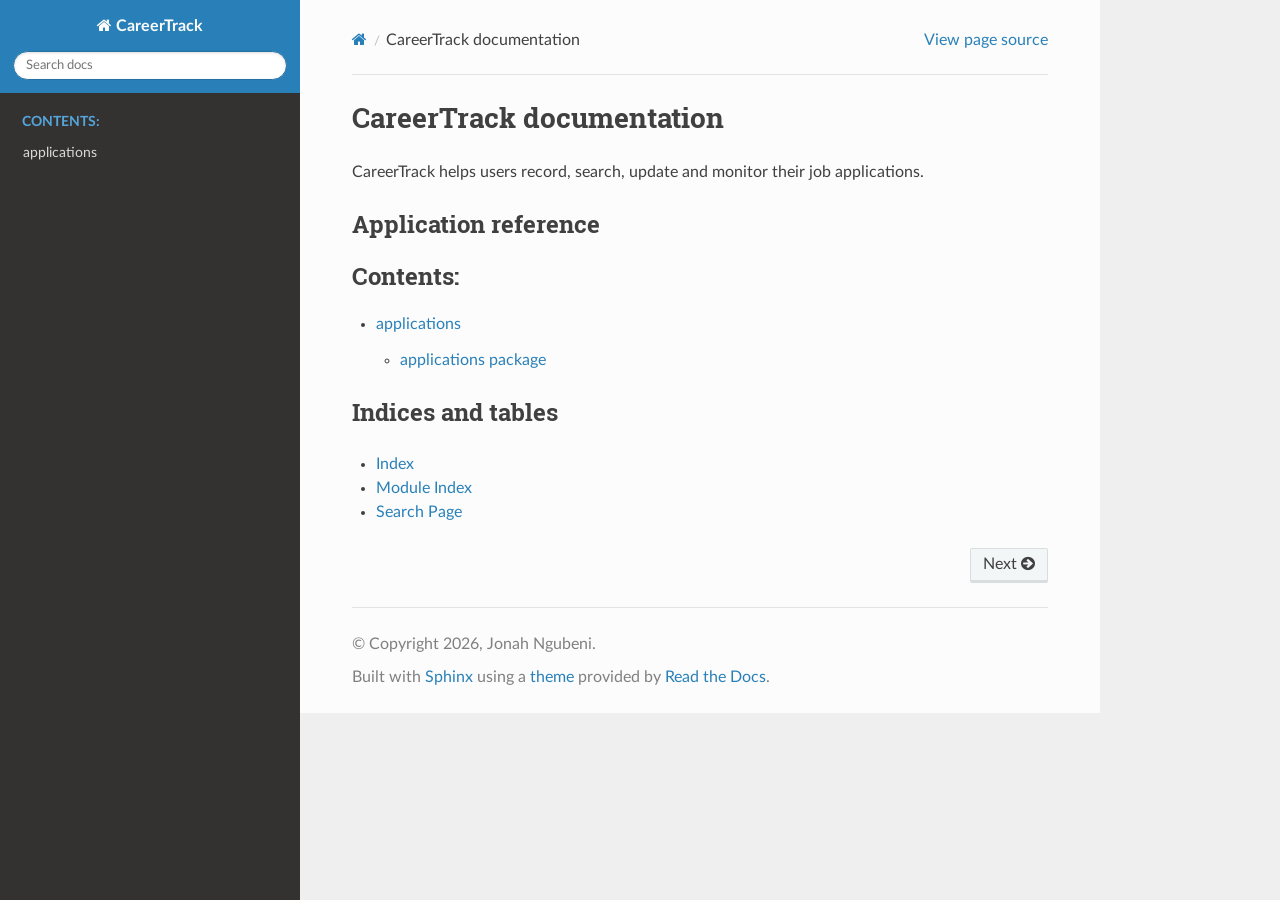
<file: docs/_build/html/index.html>
<!DOCTYPE html>
<html class="writer-html5" lang="en" data-content_root="./">
<head>
  <meta charset="utf-8" /><meta name="viewport" content="width=device-width, initial-scale=1" />

  <meta name="viewport" content="width=device-width, initial-scale=1.0" />
  <title>CareerTrack documentation &mdash; CareerTrack 1.0.0 documentation</title>
      <link rel="stylesheet" type="text/css" href="_static/pygments.css?v=b86133f3" />
      <link rel="stylesheet" type="text/css" href="_static/css/theme.css?v=9edc463e" />

  
      <script src="_static/jquery.js?v=5d32c60e"></script>
      <script src="_static/_sphinx_javascript_frameworks_compat.js?v=2cd50e6c"></script>
      <script src="_static/documentation_options.js?v=8d563738"></script>
      <script src="_static/doctools.js?v=fd6eb6e6"></script>
      <script src="_static/sphinx_highlight.js?v=6ffebe34"></script>
    <script src="_static/js/theme.js"></script>
    <link rel="index" title="Index" href="genindex.html" />
    <link rel="search" title="Search" href="search.html" />
    <link rel="next" title="applications" href="modules.html" /> 
</head>

<body class="wy-body-for-nav"> 
  <div class="wy-grid-for-nav">
    <nav data-toggle="wy-nav-shift" class="wy-nav-side">
      <div class="wy-side-scroll">
        <div class="wy-side-nav-search" >

          
          
          <a href="#" class="icon icon-home">
            CareerTrack
          </a>
<div role="search">
  <form id="rtd-search-form" class="wy-form" action="search.html" method="get">
    <input type="text" name="q" placeholder="Search docs" aria-label="Search docs" />
    <input type="hidden" name="check_keywords" value="yes" />
    <input type="hidden" name="area" value="default" />
  </form>
</div>
        </div><div class="wy-menu wy-menu-vertical" data-spy="affix" role="navigation" aria-label="Navigation menu">
              <p class="caption" role="heading"><span class="caption-text">Contents:</span></p>
<ul>
<li class="toctree-l1"><a class="reference internal" href="modules.html">applications</a></li>
</ul>

        </div>
      </div>
    </nav>

    <section data-toggle="wy-nav-shift" class="wy-nav-content-wrap"><nav class="wy-nav-top" aria-label="Mobile navigation menu" >
          <i data-toggle="wy-nav-top" class="fa fa-bars"></i>
          <a href="#">CareerTrack</a>
      </nav>

      <div class="wy-nav-content">
        <div class="rst-content">
          <div role="navigation" aria-label="Page navigation">
  <ul class="wy-breadcrumbs">
      <li><a href="#" class="icon icon-home" aria-label="Home"></a></li>
      <li class="breadcrumb-item active">CareerTrack documentation</li>
      <li class="wy-breadcrumbs-aside">
            <a href="_sources/index.rst.txt" rel="nofollow"> View page source</a>
      </li>
  </ul>
  <hr/>
</div>
          <div role="main" class="document" itemscope="itemscope" itemtype="http://schema.org/Article">
           <div itemprop="articleBody">
             
  <section id="careertrack-documentation">
<h1>CareerTrack documentation<a class="headerlink" href="#careertrack-documentation" title="Link to this heading"></a></h1>
<p>CareerTrack helps users record, search, update and monitor their job applications.</p>
<section id="application-reference">
<h2>Application reference<a class="headerlink" href="#application-reference" title="Link to this heading"></a></h2>
<div class="toctree-wrapper compound">
<p class="caption" role="heading"><span class="caption-text">Contents:</span></p>
<ul>
<li class="toctree-l1"><a class="reference internal" href="modules.html">applications</a><ul>
<li class="toctree-l2"><a class="reference internal" href="applications.html">applications package</a></li>
</ul>
</li>
</ul>
</div>
</section>
<section id="indices-and-tables">
<h2>Indices and tables<a class="headerlink" href="#indices-and-tables" title="Link to this heading"></a></h2>
<ul class="simple">
<li><p><a class="reference internal" href="genindex.html"><span class="std std-ref">Index</span></a></p></li>
<li><p><a class="reference internal" href="py-modindex.html"><span class="std std-ref">Module Index</span></a></p></li>
<li><p><a class="reference internal" href="search.html"><span class="std std-ref">Search Page</span></a></p></li>
</ul>
</section>
</section>


           </div>
          </div>
          <footer><div class="rst-footer-buttons" role="navigation" aria-label="Footer">
        <a href="modules.html" class="btn btn-neutral float-right" title="applications" accesskey="n" rel="next">Next <span class="fa fa-arrow-circle-right" aria-hidden="true"></span></a>
    </div>

  <hr/>

  <div role="contentinfo">
    <p>&#169; Copyright 2026, Jonah Ngubeni.</p>
  </div>

  Built with <a href="https://www.sphinx-doc.org/">Sphinx</a> using a
    <a href="https://github.com/readthedocs/sphinx_rtd_theme">theme</a>
    provided by <a href="https://readthedocs.org">Read the Docs</a>.
   

</footer>
        </div>
      </div>
    </section>
  </div>
  <script>
      jQuery(function () {
          SphinxRtdTheme.Navigation.enable(true);
      });
  </script> 

</body>
</html>
</file>
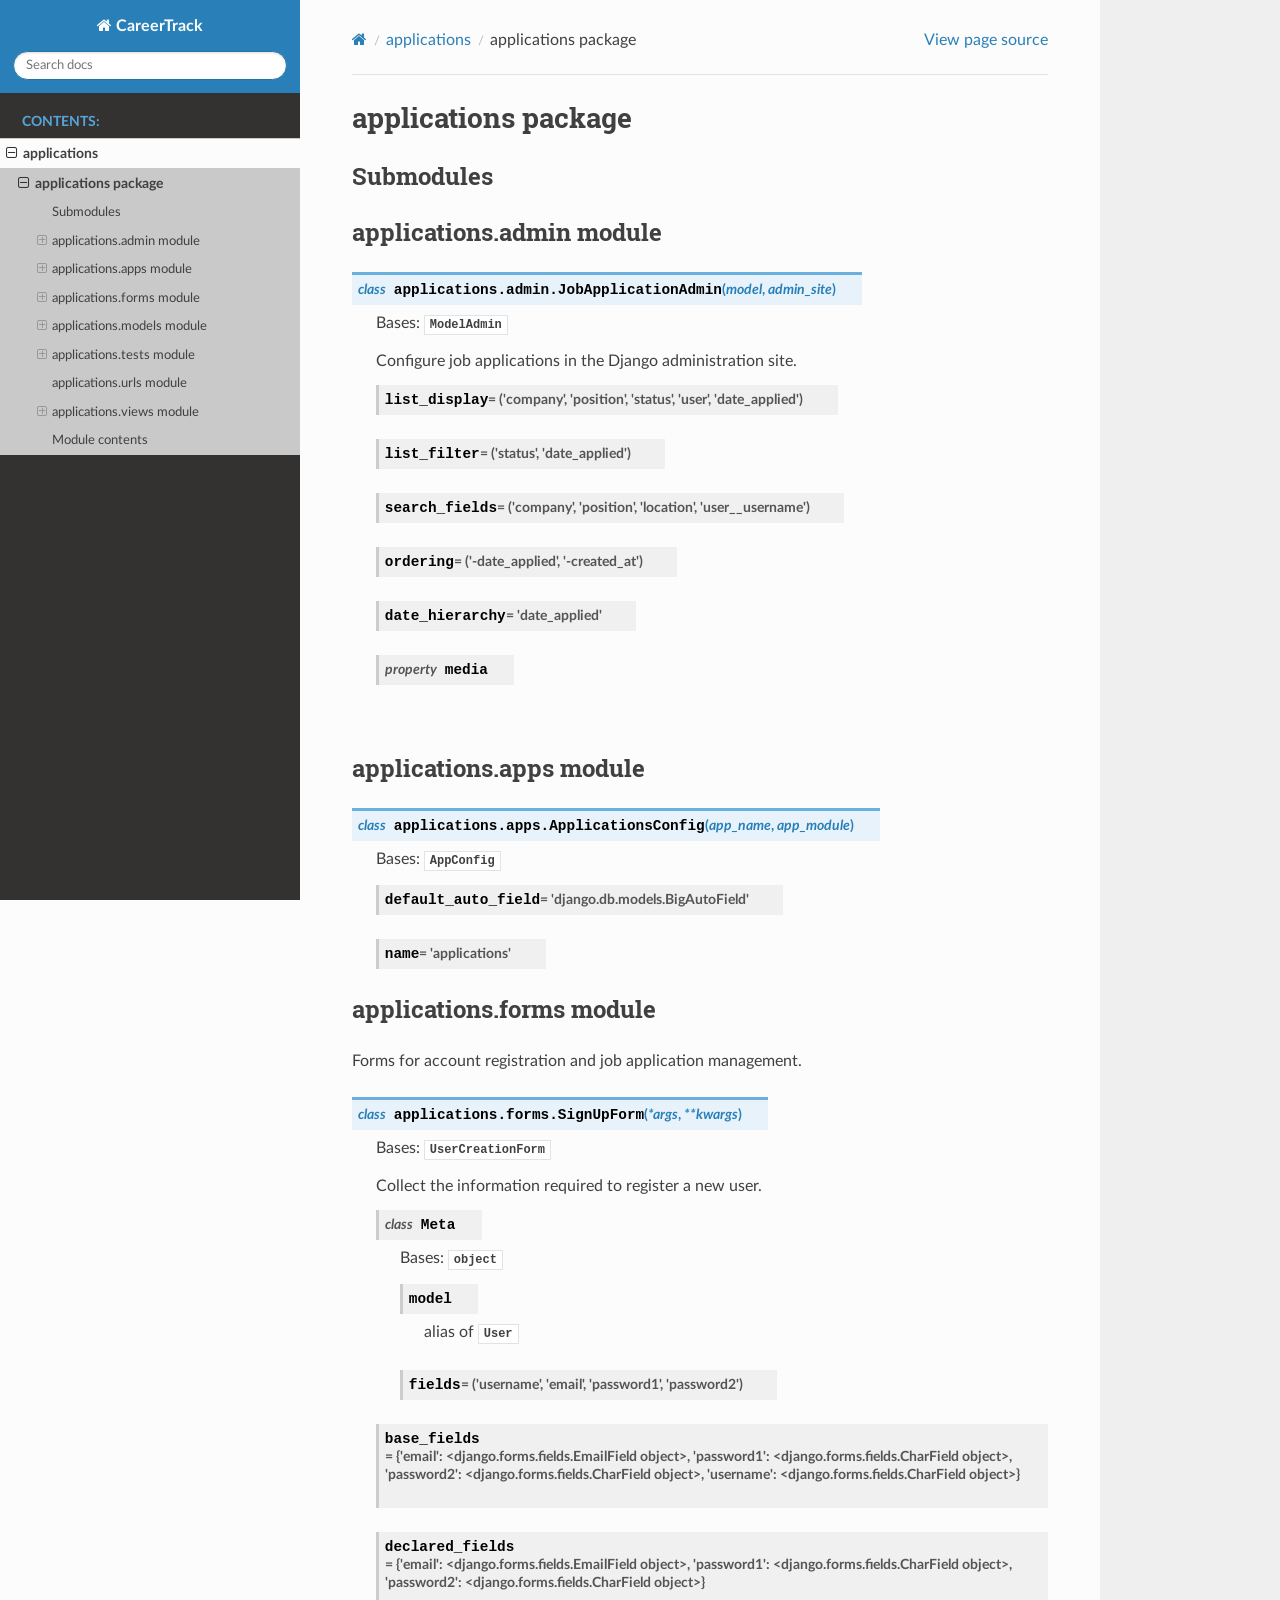
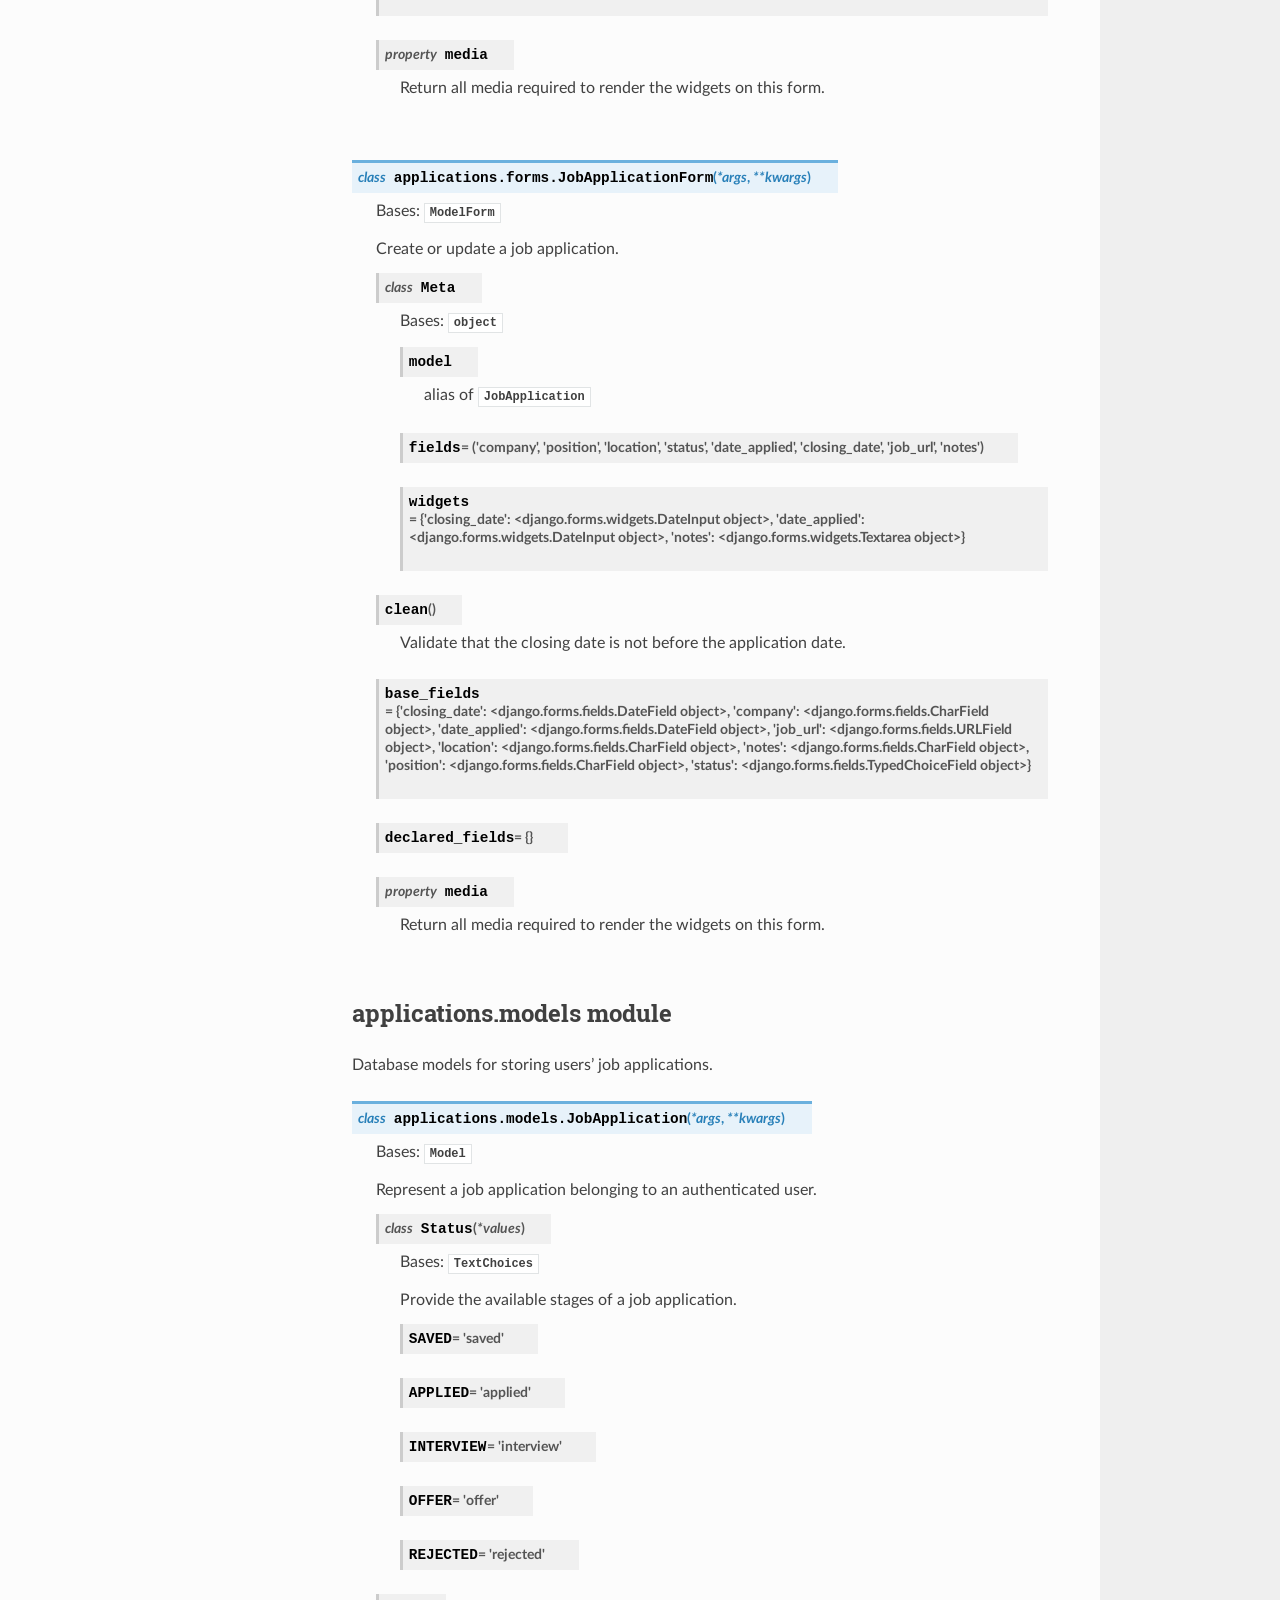
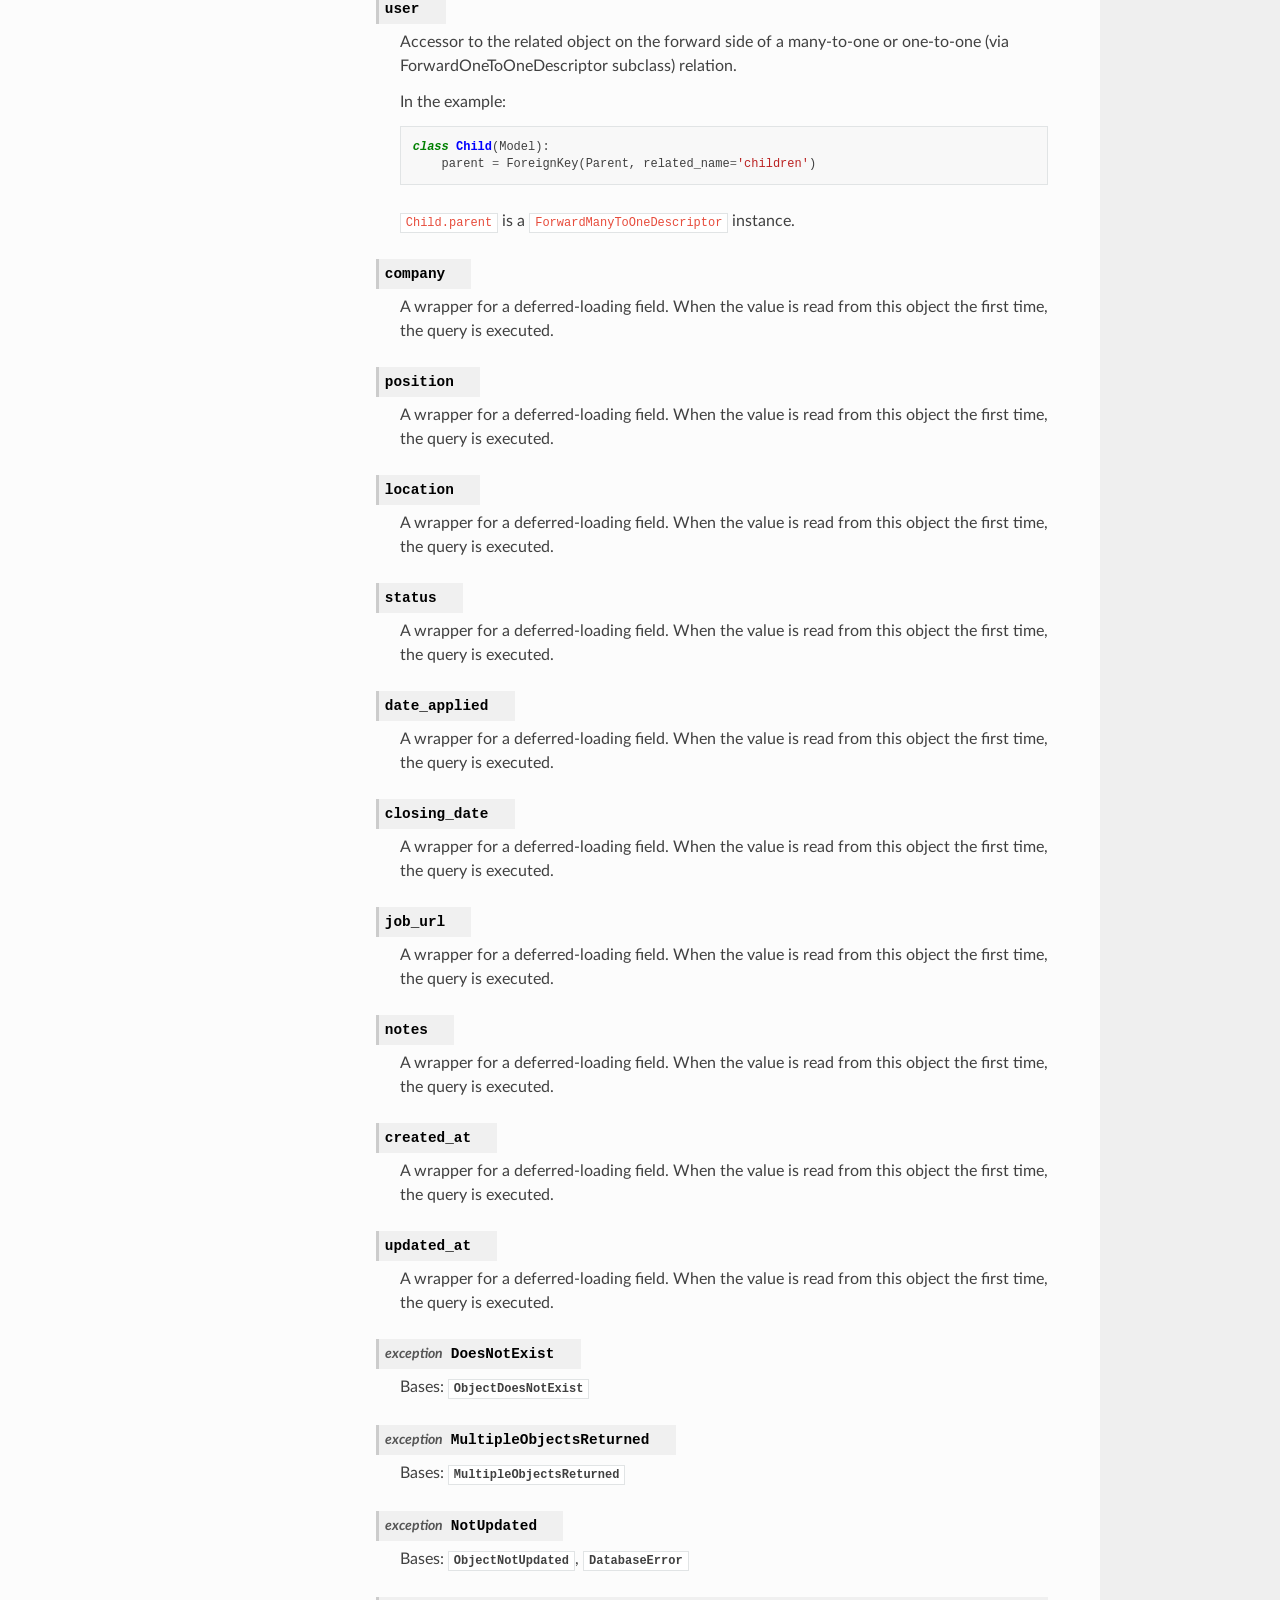
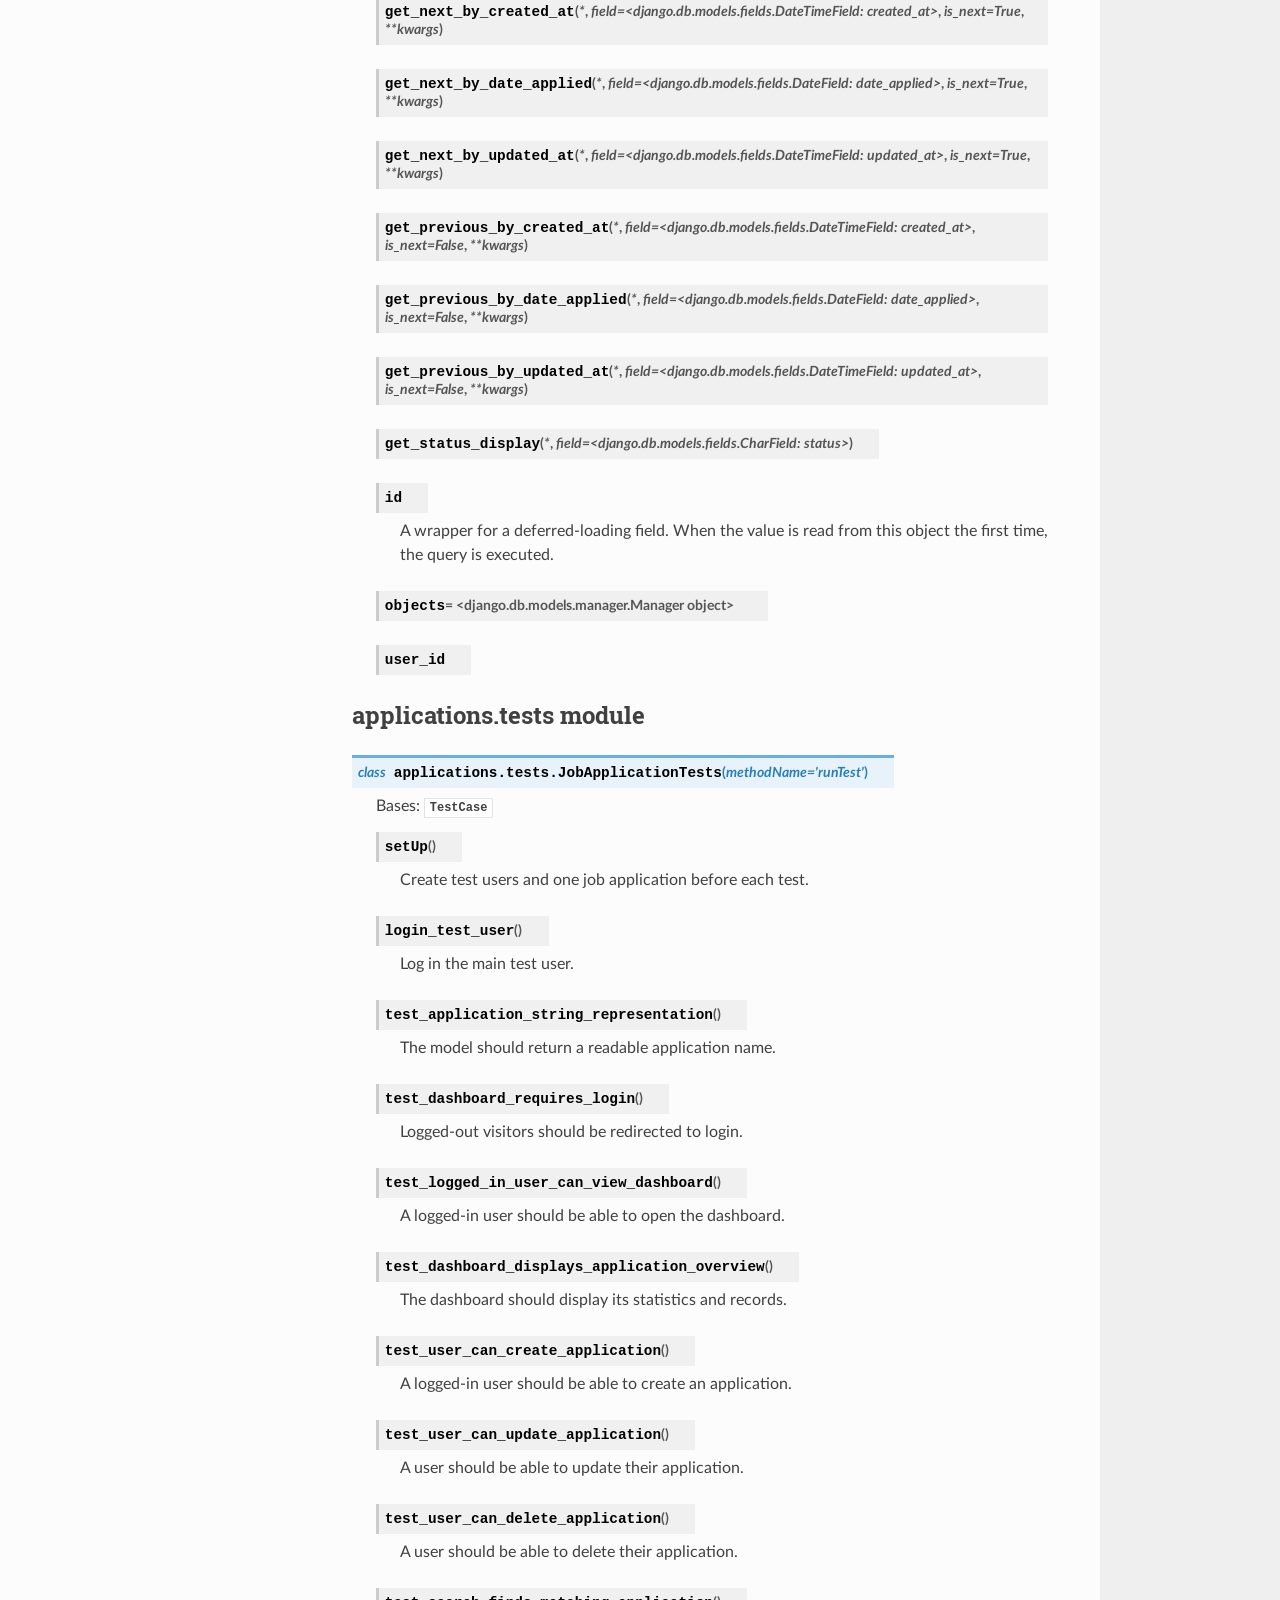
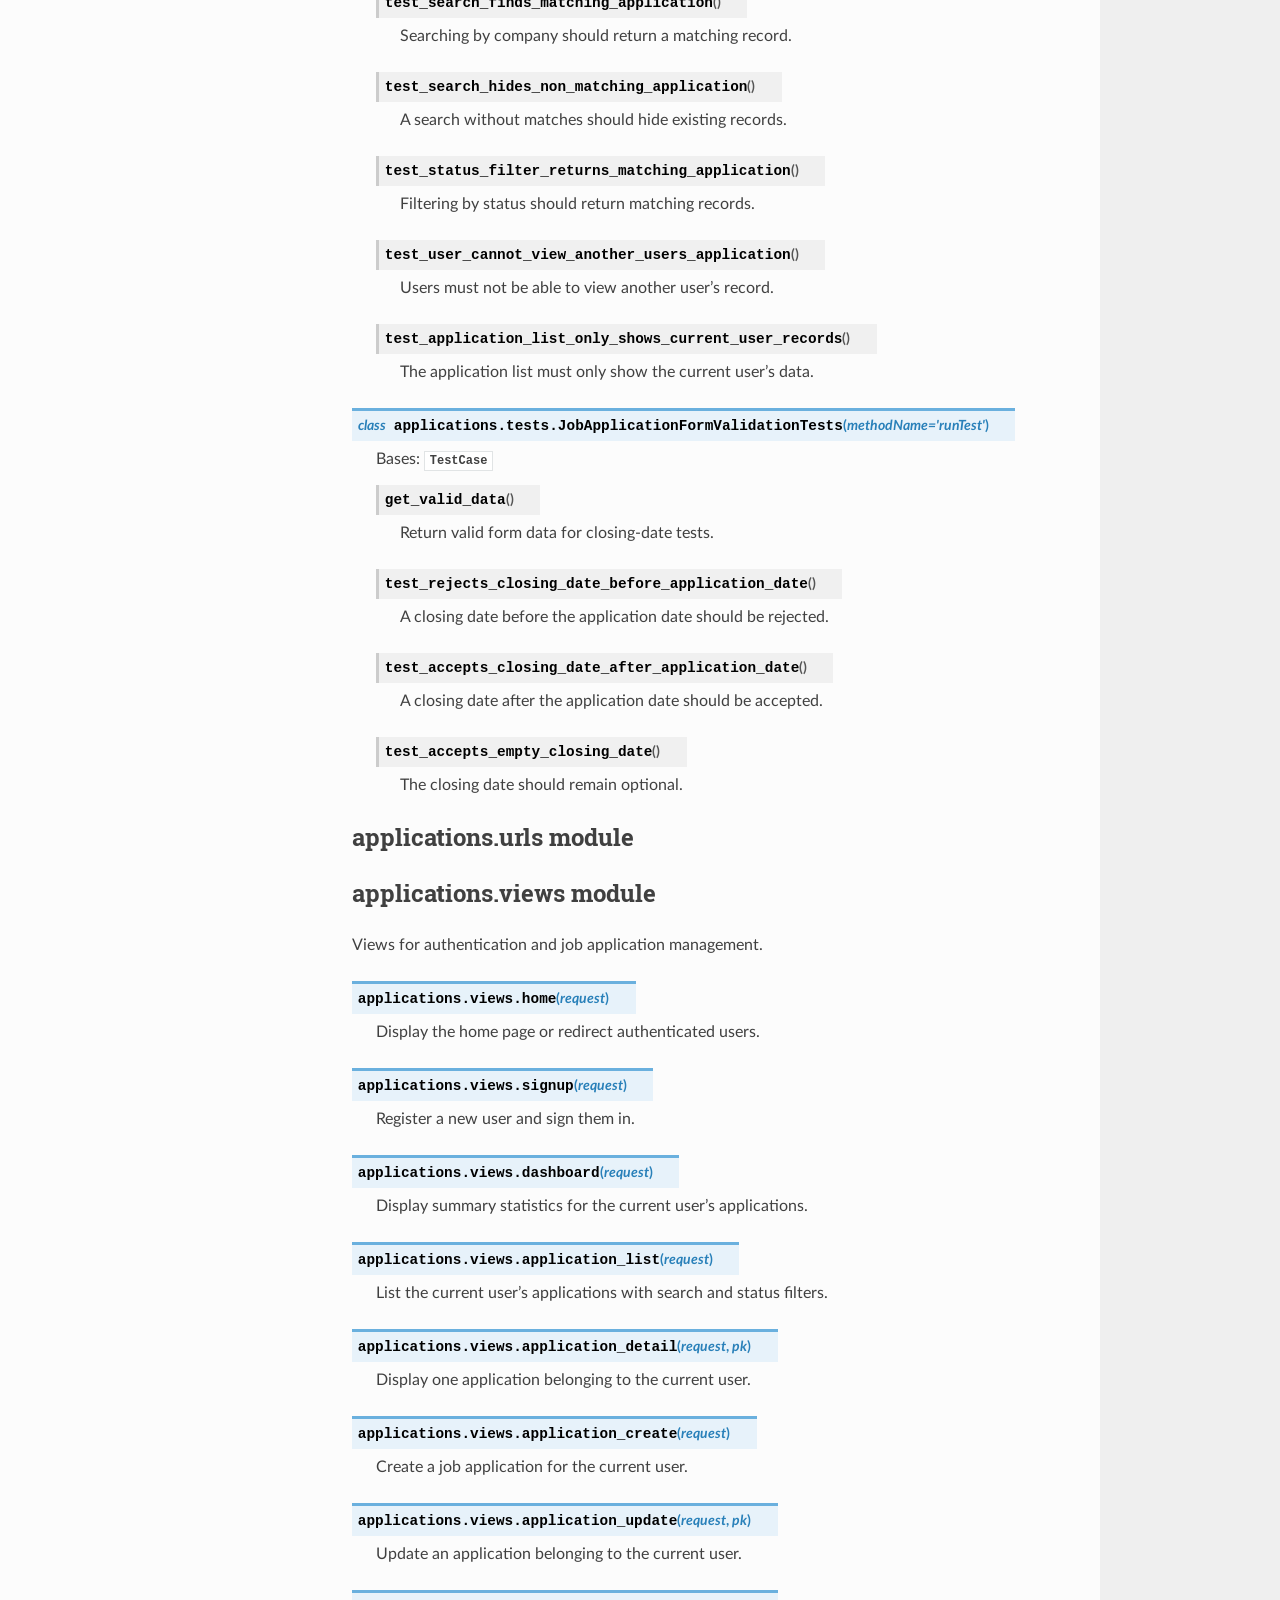
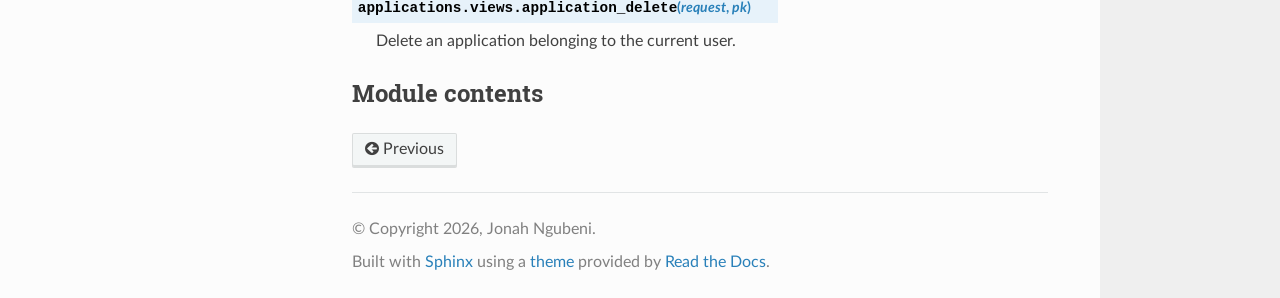
<file: docs/_build/html/applications.html>
<!DOCTYPE html>
<html class="writer-html5" lang="en" data-content_root="./">
<head>
  <meta charset="utf-8" /><meta name="viewport" content="width=device-width, initial-scale=1" />

  <meta name="viewport" content="width=device-width, initial-scale=1.0" />
  <title>applications package &mdash; CareerTrack 1.0.0 documentation</title>
      <link rel="stylesheet" type="text/css" href="_static/pygments.css?v=b86133f3" />
      <link rel="stylesheet" type="text/css" href="_static/css/theme.css?v=9edc463e" />

  
      <script src="_static/jquery.js?v=5d32c60e"></script>
      <script src="_static/_sphinx_javascript_frameworks_compat.js?v=2cd50e6c"></script>
      <script src="_static/documentation_options.js?v=8d563738"></script>
      <script src="_static/doctools.js?v=fd6eb6e6"></script>
      <script src="_static/sphinx_highlight.js?v=6ffebe34"></script>
    <script src="_static/js/theme.js"></script>
    <link rel="index" title="Index" href="genindex.html" />
    <link rel="search" title="Search" href="search.html" />
    <link rel="prev" title="applications" href="modules.html" /> 
</head>

<body class="wy-body-for-nav"> 
  <div class="wy-grid-for-nav">
    <nav data-toggle="wy-nav-shift" class="wy-nav-side">
      <div class="wy-side-scroll">
        <div class="wy-side-nav-search" >

          
          
          <a href="index.html" class="icon icon-home">
            CareerTrack
          </a>
<div role="search">
  <form id="rtd-search-form" class="wy-form" action="search.html" method="get">
    <input type="text" name="q" placeholder="Search docs" aria-label="Search docs" />
    <input type="hidden" name="check_keywords" value="yes" />
    <input type="hidden" name="area" value="default" />
  </form>
</div>
        </div><div class="wy-menu wy-menu-vertical" data-spy="affix" role="navigation" aria-label="Navigation menu">
              <p class="caption" role="heading"><span class="caption-text">Contents:</span></p>
<ul class="current">
<li class="toctree-l1 current"><a class="reference internal" href="modules.html">applications</a><ul class="current">
<li class="toctree-l2 current"><a class="current reference internal" href="#">applications package</a><ul>
<li class="toctree-l3"><a class="reference internal" href="#submodules">Submodules</a></li>
<li class="toctree-l3"><a class="reference internal" href="#module-applications.admin">applications.admin module</a><ul>
<li class="toctree-l4"><a class="reference internal" href="#applications.admin.JobApplicationAdmin"><code class="docutils literal notranslate"><span class="pre">JobApplicationAdmin</span></code></a></li>
</ul>
</li>
<li class="toctree-l3"><a class="reference internal" href="#module-applications.apps">applications.apps module</a><ul>
<li class="toctree-l4"><a class="reference internal" href="#applications.apps.ApplicationsConfig"><code class="docutils literal notranslate"><span class="pre">ApplicationsConfig</span></code></a></li>
</ul>
</li>
<li class="toctree-l3"><a class="reference internal" href="#module-applications.forms">applications.forms module</a><ul>
<li class="toctree-l4"><a class="reference internal" href="#applications.forms.SignUpForm"><code class="docutils literal notranslate"><span class="pre">SignUpForm</span></code></a></li>
<li class="toctree-l4"><a class="reference internal" href="#applications.forms.JobApplicationForm"><code class="docutils literal notranslate"><span class="pre">JobApplicationForm</span></code></a></li>
</ul>
</li>
<li class="toctree-l3"><a class="reference internal" href="#module-applications.models">applications.models module</a><ul>
<li class="toctree-l4"><a class="reference internal" href="#applications.models.JobApplication"><code class="docutils literal notranslate"><span class="pre">JobApplication</span></code></a></li>
</ul>
</li>
<li class="toctree-l3"><a class="reference internal" href="#module-applications.tests">applications.tests module</a><ul>
<li class="toctree-l4"><a class="reference internal" href="#applications.tests.JobApplicationTests"><code class="docutils literal notranslate"><span class="pre">JobApplicationTests</span></code></a></li>
<li class="toctree-l4"><a class="reference internal" href="#applications.tests.JobApplicationFormValidationTests"><code class="docutils literal notranslate"><span class="pre">JobApplicationFormValidationTests</span></code></a></li>
</ul>
</li>
<li class="toctree-l3"><a class="reference internal" href="#module-applications.urls">applications.urls module</a></li>
<li class="toctree-l3"><a class="reference internal" href="#module-applications.views">applications.views module</a><ul>
<li class="toctree-l4"><a class="reference internal" href="#applications.views.home"><code class="docutils literal notranslate"><span class="pre">home()</span></code></a></li>
<li class="toctree-l4"><a class="reference internal" href="#applications.views.signup"><code class="docutils literal notranslate"><span class="pre">signup()</span></code></a></li>
<li class="toctree-l4"><a class="reference internal" href="#applications.views.dashboard"><code class="docutils literal notranslate"><span class="pre">dashboard()</span></code></a></li>
<li class="toctree-l4"><a class="reference internal" href="#applications.views.application_list"><code class="docutils literal notranslate"><span class="pre">application_list()</span></code></a></li>
<li class="toctree-l4"><a class="reference internal" href="#applications.views.application_detail"><code class="docutils literal notranslate"><span class="pre">application_detail()</span></code></a></li>
<li class="toctree-l4"><a class="reference internal" href="#applications.views.application_create"><code class="docutils literal notranslate"><span class="pre">application_create()</span></code></a></li>
<li class="toctree-l4"><a class="reference internal" href="#applications.views.application_update"><code class="docutils literal notranslate"><span class="pre">application_update()</span></code></a></li>
<li class="toctree-l4"><a class="reference internal" href="#applications.views.application_delete"><code class="docutils literal notranslate"><span class="pre">application_delete()</span></code></a></li>
</ul>
</li>
<li class="toctree-l3"><a class="reference internal" href="#module-applications">Module contents</a></li>
</ul>
</li>
</ul>
</li>
</ul>

        </div>
      </div>
    </nav>

    <section data-toggle="wy-nav-shift" class="wy-nav-content-wrap"><nav class="wy-nav-top" aria-label="Mobile navigation menu" >
          <i data-toggle="wy-nav-top" class="fa fa-bars"></i>
          <a href="index.html">CareerTrack</a>
      </nav>

      <div class="wy-nav-content">
        <div class="rst-content">
          <div role="navigation" aria-label="Page navigation">
  <ul class="wy-breadcrumbs">
      <li><a href="index.html" class="icon icon-home" aria-label="Home"></a></li>
          <li class="breadcrumb-item"><a href="modules.html">applications</a></li>
      <li class="breadcrumb-item active">applications package</li>
      <li class="wy-breadcrumbs-aside">
            <a href="_sources/applications.rst.txt" rel="nofollow"> View page source</a>
      </li>
  </ul>
  <hr/>
</div>
          <div role="main" class="document" itemscope="itemscope" itemtype="http://schema.org/Article">
           <div itemprop="articleBody">
             
  <section id="applications-package">
<h1>applications package<a class="headerlink" href="#applications-package" title="Link to this heading"></a></h1>
<section id="submodules">
<h2>Submodules<a class="headerlink" href="#submodules" title="Link to this heading"></a></h2>
</section>
<section id="module-applications.admin">
<span id="applications-admin-module"></span><h2>applications.admin module<a class="headerlink" href="#module-applications.admin" title="Link to this heading"></a></h2>
<dl class="py class">
<dt class="sig sig-object py" id="applications.admin.JobApplicationAdmin">
<span class="property"><span class="k"><span class="pre">class</span></span><span class="w"> </span></span><span class="sig-prename descclassname"><span class="pre">applications.admin.</span></span><span class="sig-name descname"><span class="pre">JobApplicationAdmin</span></span><span class="sig-paren">(</span><em class="sig-param"><span class="n"><span class="pre">model</span></span></em>, <em class="sig-param"><span class="n"><span class="pre">admin_site</span></span></em><span class="sig-paren">)</span><a class="headerlink" href="#applications.admin.JobApplicationAdmin" title="Link to this definition"></a></dt>
<dd><p>Bases: <code class="xref py py-class docutils literal notranslate"><span class="pre">ModelAdmin</span></code></p>
<p>Configure job applications in the Django administration site.</p>
<dl class="py attribute">
<dt class="sig sig-object py" id="applications.admin.JobApplicationAdmin.list_display">
<span class="sig-name descname"><span class="pre">list_display</span></span><span class="property"><span class="w"> </span><span class="p"><span class="pre">=</span></span><span class="w"> </span><span class="pre">('company',</span> <span class="pre">'position',</span> <span class="pre">'status',</span> <span class="pre">'user',</span> <span class="pre">'date_applied')</span></span><a class="headerlink" href="#applications.admin.JobApplicationAdmin.list_display" title="Link to this definition"></a></dt>
<dd></dd></dl>

<dl class="py attribute">
<dt class="sig sig-object py" id="applications.admin.JobApplicationAdmin.list_filter">
<span class="sig-name descname"><span class="pre">list_filter</span></span><span class="property"><span class="w"> </span><span class="p"><span class="pre">=</span></span><span class="w"> </span><span class="pre">('status',</span> <span class="pre">'date_applied')</span></span><a class="headerlink" href="#applications.admin.JobApplicationAdmin.list_filter" title="Link to this definition"></a></dt>
<dd></dd></dl>

<dl class="py attribute">
<dt class="sig sig-object py" id="applications.admin.JobApplicationAdmin.search_fields">
<span class="sig-name descname"><span class="pre">search_fields</span></span><span class="property"><span class="w"> </span><span class="p"><span class="pre">=</span></span><span class="w"> </span><span class="pre">('company',</span> <span class="pre">'position',</span> <span class="pre">'location',</span> <span class="pre">'user__username')</span></span><a class="headerlink" href="#applications.admin.JobApplicationAdmin.search_fields" title="Link to this definition"></a></dt>
<dd></dd></dl>

<dl class="py attribute">
<dt class="sig sig-object py" id="applications.admin.JobApplicationAdmin.ordering">
<span class="sig-name descname"><span class="pre">ordering</span></span><span class="property"><span class="w"> </span><span class="p"><span class="pre">=</span></span><span class="w"> </span><span class="pre">('-date_applied',</span> <span class="pre">'-created_at')</span></span><a class="headerlink" href="#applications.admin.JobApplicationAdmin.ordering" title="Link to this definition"></a></dt>
<dd></dd></dl>

<dl class="py attribute">
<dt class="sig sig-object py" id="applications.admin.JobApplicationAdmin.date_hierarchy">
<span class="sig-name descname"><span class="pre">date_hierarchy</span></span><span class="property"><span class="w"> </span><span class="p"><span class="pre">=</span></span><span class="w"> </span><span class="pre">'date_applied'</span></span><a class="headerlink" href="#applications.admin.JobApplicationAdmin.date_hierarchy" title="Link to this definition"></a></dt>
<dd></dd></dl>

<dl class="py property">
<dt class="sig sig-object py" id="applications.admin.JobApplicationAdmin.media">
<span class="property"><span class="k"><span class="pre">property</span></span><span class="w"> </span></span><span class="sig-name descname"><span class="pre">media</span></span><a class="headerlink" href="#applications.admin.JobApplicationAdmin.media" title="Link to this definition"></a></dt>
<dd></dd></dl>

</dd></dl>

</section>
<section id="module-applications.apps">
<span id="applications-apps-module"></span><h2>applications.apps module<a class="headerlink" href="#module-applications.apps" title="Link to this heading"></a></h2>
<dl class="py class">
<dt class="sig sig-object py" id="applications.apps.ApplicationsConfig">
<span class="property"><span class="k"><span class="pre">class</span></span><span class="w"> </span></span><span class="sig-prename descclassname"><span class="pre">applications.apps.</span></span><span class="sig-name descname"><span class="pre">ApplicationsConfig</span></span><span class="sig-paren">(</span><em class="sig-param"><span class="n"><span class="pre">app_name</span></span></em>, <em class="sig-param"><span class="n"><span class="pre">app_module</span></span></em><span class="sig-paren">)</span><a class="headerlink" href="#applications.apps.ApplicationsConfig" title="Link to this definition"></a></dt>
<dd><p>Bases: <code class="xref py py-class docutils literal notranslate"><span class="pre">AppConfig</span></code></p>
<dl class="py attribute">
<dt class="sig sig-object py" id="applications.apps.ApplicationsConfig.default_auto_field">
<span class="sig-name descname"><span class="pre">default_auto_field</span></span><span class="property"><span class="w"> </span><span class="p"><span class="pre">=</span></span><span class="w"> </span><span class="pre">'django.db.models.BigAutoField'</span></span><a class="headerlink" href="#applications.apps.ApplicationsConfig.default_auto_field" title="Link to this definition"></a></dt>
<dd></dd></dl>

<dl class="py attribute">
<dt class="sig sig-object py" id="applications.apps.ApplicationsConfig.name">
<span class="sig-name descname"><span class="pre">name</span></span><span class="property"><span class="w"> </span><span class="p"><span class="pre">=</span></span><span class="w"> </span><span class="pre">'applications'</span></span><a class="headerlink" href="#applications.apps.ApplicationsConfig.name" title="Link to this definition"></a></dt>
<dd></dd></dl>

</dd></dl>

</section>
<section id="module-applications.forms">
<span id="applications-forms-module"></span><h2>applications.forms module<a class="headerlink" href="#module-applications.forms" title="Link to this heading"></a></h2>
<p>Forms for account registration and job application management.</p>
<dl class="py class">
<dt class="sig sig-object py" id="applications.forms.SignUpForm">
<span class="property"><span class="k"><span class="pre">class</span></span><span class="w"> </span></span><span class="sig-prename descclassname"><span class="pre">applications.forms.</span></span><span class="sig-name descname"><span class="pre">SignUpForm</span></span><span class="sig-paren">(</span><em class="sig-param"><span class="o"><span class="pre">*</span></span><span class="n"><span class="pre">args</span></span></em>, <em class="sig-param"><span class="o"><span class="pre">**</span></span><span class="n"><span class="pre">kwargs</span></span></em><span class="sig-paren">)</span><a class="headerlink" href="#applications.forms.SignUpForm" title="Link to this definition"></a></dt>
<dd><p>Bases: <code class="xref py py-class docutils literal notranslate"><span class="pre">UserCreationForm</span></code></p>
<p>Collect the information required to register a new user.</p>
<dl class="py class">
<dt class="sig sig-object py" id="applications.forms.SignUpForm.Meta">
<span class="property"><span class="k"><span class="pre">class</span></span><span class="w"> </span></span><span class="sig-name descname"><span class="pre">Meta</span></span><a class="headerlink" href="#applications.forms.SignUpForm.Meta" title="Link to this definition"></a></dt>
<dd><p>Bases: <code class="xref py py-class docutils literal notranslate"><span class="pre">object</span></code></p>
<dl class="py attribute">
<dt class="sig sig-object py" id="applications.forms.SignUpForm.Meta.model">
<span class="sig-name descname"><span class="pre">model</span></span><a class="headerlink" href="#applications.forms.SignUpForm.Meta.model" title="Link to this definition"></a></dt>
<dd><p>alias of <code class="xref py py-class docutils literal notranslate"><span class="pre">User</span></code></p>
</dd></dl>

<dl class="py attribute">
<dt class="sig sig-object py" id="applications.forms.SignUpForm.Meta.fields">
<span class="sig-name descname"><span class="pre">fields</span></span><span class="property"><span class="w"> </span><span class="p"><span class="pre">=</span></span><span class="w"> </span><span class="pre">('username',</span> <span class="pre">'email',</span> <span class="pre">'password1',</span> <span class="pre">'password2')</span></span><a class="headerlink" href="#applications.forms.SignUpForm.Meta.fields" title="Link to this definition"></a></dt>
<dd></dd></dl>

</dd></dl>

<dl class="py attribute">
<dt class="sig sig-object py" id="applications.forms.SignUpForm.base_fields">
<span class="sig-name descname"><span class="pre">base_fields</span></span><span class="property"><span class="w"> </span><span class="p"><span class="pre">=</span></span><span class="w"> </span><span class="pre">{'email':</span> <span class="pre">&lt;django.forms.fields.EmailField</span> <span class="pre">object&gt;,</span> <span class="pre">'password1':</span> <span class="pre">&lt;django.forms.fields.CharField</span> <span class="pre">object&gt;,</span> <span class="pre">'password2':</span> <span class="pre">&lt;django.forms.fields.CharField</span> <span class="pre">object&gt;,</span> <span class="pre">'username':</span> <span class="pre">&lt;django.forms.fields.CharField</span> <span class="pre">object&gt;}</span></span><a class="headerlink" href="#applications.forms.SignUpForm.base_fields" title="Link to this definition"></a></dt>
<dd></dd></dl>

<dl class="py attribute">
<dt class="sig sig-object py" id="applications.forms.SignUpForm.declared_fields">
<span class="sig-name descname"><span class="pre">declared_fields</span></span><span class="property"><span class="w"> </span><span class="p"><span class="pre">=</span></span><span class="w"> </span><span class="pre">{'email':</span> <span class="pre">&lt;django.forms.fields.EmailField</span> <span class="pre">object&gt;,</span> <span class="pre">'password1':</span> <span class="pre">&lt;django.forms.fields.CharField</span> <span class="pre">object&gt;,</span> <span class="pre">'password2':</span> <span class="pre">&lt;django.forms.fields.CharField</span> <span class="pre">object&gt;}</span></span><a class="headerlink" href="#applications.forms.SignUpForm.declared_fields" title="Link to this definition"></a></dt>
<dd></dd></dl>

<dl class="py property">
<dt class="sig sig-object py" id="applications.forms.SignUpForm.media">
<span class="property"><span class="k"><span class="pre">property</span></span><span class="w"> </span></span><span class="sig-name descname"><span class="pre">media</span></span><a class="headerlink" href="#applications.forms.SignUpForm.media" title="Link to this definition"></a></dt>
<dd><p>Return all media required to render the widgets on this form.</p>
</dd></dl>

</dd></dl>

<dl class="py class">
<dt class="sig sig-object py" id="applications.forms.JobApplicationForm">
<span class="property"><span class="k"><span class="pre">class</span></span><span class="w"> </span></span><span class="sig-prename descclassname"><span class="pre">applications.forms.</span></span><span class="sig-name descname"><span class="pre">JobApplicationForm</span></span><span class="sig-paren">(</span><em class="sig-param"><span class="o"><span class="pre">*</span></span><span class="n"><span class="pre">args</span></span></em>, <em class="sig-param"><span class="o"><span class="pre">**</span></span><span class="n"><span class="pre">kwargs</span></span></em><span class="sig-paren">)</span><a class="headerlink" href="#applications.forms.JobApplicationForm" title="Link to this definition"></a></dt>
<dd><p>Bases: <code class="xref py py-class docutils literal notranslate"><span class="pre">ModelForm</span></code></p>
<p>Create or update a job application.</p>
<dl class="py class">
<dt class="sig sig-object py" id="applications.forms.JobApplicationForm.Meta">
<span class="property"><span class="k"><span class="pre">class</span></span><span class="w"> </span></span><span class="sig-name descname"><span class="pre">Meta</span></span><a class="headerlink" href="#applications.forms.JobApplicationForm.Meta" title="Link to this definition"></a></dt>
<dd><p>Bases: <code class="xref py py-class docutils literal notranslate"><span class="pre">object</span></code></p>
<dl class="py attribute">
<dt class="sig sig-object py" id="applications.forms.JobApplicationForm.Meta.model">
<span class="sig-name descname"><span class="pre">model</span></span><a class="headerlink" href="#applications.forms.JobApplicationForm.Meta.model" title="Link to this definition"></a></dt>
<dd><p>alias of <a class="reference internal" href="#applications.models.JobApplication" title="applications.models.JobApplication"><code class="xref py py-class docutils literal notranslate"><span class="pre">JobApplication</span></code></a></p>
</dd></dl>

<dl class="py attribute">
<dt class="sig sig-object py" id="applications.forms.JobApplicationForm.Meta.fields">
<span class="sig-name descname"><span class="pre">fields</span></span><span class="property"><span class="w"> </span><span class="p"><span class="pre">=</span></span><span class="w"> </span><span class="pre">('company',</span> <span class="pre">'position',</span> <span class="pre">'location',</span> <span class="pre">'status',</span> <span class="pre">'date_applied',</span> <span class="pre">'closing_date',</span> <span class="pre">'job_url',</span> <span class="pre">'notes')</span></span><a class="headerlink" href="#applications.forms.JobApplicationForm.Meta.fields" title="Link to this definition"></a></dt>
<dd></dd></dl>

<dl class="py attribute">
<dt class="sig sig-object py" id="applications.forms.JobApplicationForm.Meta.widgets">
<span class="sig-name descname"><span class="pre">widgets</span></span><span class="property"><span class="w"> </span><span class="p"><span class="pre">=</span></span><span class="w"> </span><span class="pre">{'closing_date':</span> <span class="pre">&lt;django.forms.widgets.DateInput</span> <span class="pre">object&gt;,</span> <span class="pre">'date_applied':</span> <span class="pre">&lt;django.forms.widgets.DateInput</span> <span class="pre">object&gt;,</span> <span class="pre">'notes':</span> <span class="pre">&lt;django.forms.widgets.Textarea</span> <span class="pre">object&gt;}</span></span><a class="headerlink" href="#applications.forms.JobApplicationForm.Meta.widgets" title="Link to this definition"></a></dt>
<dd></dd></dl>

</dd></dl>

<dl class="py method">
<dt class="sig sig-object py" id="applications.forms.JobApplicationForm.clean">
<span class="sig-name descname"><span class="pre">clean</span></span><span class="sig-paren">(</span><span class="sig-paren">)</span><a class="headerlink" href="#applications.forms.JobApplicationForm.clean" title="Link to this definition"></a></dt>
<dd><p>Validate that the closing date is not before the application date.</p>
</dd></dl>

<dl class="py attribute">
<dt class="sig sig-object py" id="applications.forms.JobApplicationForm.base_fields">
<span class="sig-name descname"><span class="pre">base_fields</span></span><span class="property"><span class="w"> </span><span class="p"><span class="pre">=</span></span><span class="w"> </span><span class="pre">{'closing_date':</span> <span class="pre">&lt;django.forms.fields.DateField</span> <span class="pre">object&gt;,</span> <span class="pre">'company':</span> <span class="pre">&lt;django.forms.fields.CharField</span> <span class="pre">object&gt;,</span> <span class="pre">'date_applied':</span> <span class="pre">&lt;django.forms.fields.DateField</span> <span class="pre">object&gt;,</span> <span class="pre">'job_url':</span> <span class="pre">&lt;django.forms.fields.URLField</span> <span class="pre">object&gt;,</span> <span class="pre">'location':</span> <span class="pre">&lt;django.forms.fields.CharField</span> <span class="pre">object&gt;,</span> <span class="pre">'notes':</span> <span class="pre">&lt;django.forms.fields.CharField</span> <span class="pre">object&gt;,</span> <span class="pre">'position':</span> <span class="pre">&lt;django.forms.fields.CharField</span> <span class="pre">object&gt;,</span> <span class="pre">'status':</span> <span class="pre">&lt;django.forms.fields.TypedChoiceField</span> <span class="pre">object&gt;}</span></span><a class="headerlink" href="#applications.forms.JobApplicationForm.base_fields" title="Link to this definition"></a></dt>
<dd></dd></dl>

<dl class="py attribute">
<dt class="sig sig-object py" id="applications.forms.JobApplicationForm.declared_fields">
<span class="sig-name descname"><span class="pre">declared_fields</span></span><span class="property"><span class="w"> </span><span class="p"><span class="pre">=</span></span><span class="w"> </span><span class="pre">{}</span></span><a class="headerlink" href="#applications.forms.JobApplicationForm.declared_fields" title="Link to this definition"></a></dt>
<dd></dd></dl>

<dl class="py property">
<dt class="sig sig-object py" id="applications.forms.JobApplicationForm.media">
<span class="property"><span class="k"><span class="pre">property</span></span><span class="w"> </span></span><span class="sig-name descname"><span class="pre">media</span></span><a class="headerlink" href="#applications.forms.JobApplicationForm.media" title="Link to this definition"></a></dt>
<dd><p>Return all media required to render the widgets on this form.</p>
</dd></dl>

</dd></dl>

</section>
<section id="module-applications.models">
<span id="applications-models-module"></span><h2>applications.models module<a class="headerlink" href="#module-applications.models" title="Link to this heading"></a></h2>
<p>Database models for storing users’ job applications.</p>
<dl class="py class">
<dt class="sig sig-object py" id="applications.models.JobApplication">
<span class="property"><span class="k"><span class="pre">class</span></span><span class="w"> </span></span><span class="sig-prename descclassname"><span class="pre">applications.models.</span></span><span class="sig-name descname"><span class="pre">JobApplication</span></span><span class="sig-paren">(</span><em class="sig-param"><span class="o"><span class="pre">*</span></span><span class="n"><span class="pre">args</span></span></em>, <em class="sig-param"><span class="o"><span class="pre">**</span></span><span class="n"><span class="pre">kwargs</span></span></em><span class="sig-paren">)</span><a class="headerlink" href="#applications.models.JobApplication" title="Link to this definition"></a></dt>
<dd><p>Bases: <code class="xref py py-class docutils literal notranslate"><span class="pre">Model</span></code></p>
<p>Represent a job application belonging to an authenticated user.</p>
<dl class="py class">
<dt class="sig sig-object py" id="applications.models.JobApplication.Status">
<span class="property"><span class="k"><span class="pre">class</span></span><span class="w"> </span></span><span class="sig-name descname"><span class="pre">Status</span></span><span class="sig-paren">(</span><em class="sig-param"><span class="o"><span class="pre">*</span></span><span class="n"><span class="pre">values</span></span></em><span class="sig-paren">)</span><a class="headerlink" href="#applications.models.JobApplication.Status" title="Link to this definition"></a></dt>
<dd><p>Bases: <code class="xref py py-class docutils literal notranslate"><span class="pre">TextChoices</span></code></p>
<p>Provide the available stages of a job application.</p>
<dl class="py attribute">
<dt class="sig sig-object py" id="applications.models.JobApplication.Status.SAVED">
<span class="sig-name descname"><span class="pre">SAVED</span></span><span class="property"><span class="w"> </span><span class="p"><span class="pre">=</span></span><span class="w"> </span><span class="pre">'saved'</span></span><a class="headerlink" href="#applications.models.JobApplication.Status.SAVED" title="Link to this definition"></a></dt>
<dd></dd></dl>

<dl class="py attribute">
<dt class="sig sig-object py" id="applications.models.JobApplication.Status.APPLIED">
<span class="sig-name descname"><span class="pre">APPLIED</span></span><span class="property"><span class="w"> </span><span class="p"><span class="pre">=</span></span><span class="w"> </span><span class="pre">'applied'</span></span><a class="headerlink" href="#applications.models.JobApplication.Status.APPLIED" title="Link to this definition"></a></dt>
<dd></dd></dl>

<dl class="py attribute">
<dt class="sig sig-object py" id="applications.models.JobApplication.Status.INTERVIEW">
<span class="sig-name descname"><span class="pre">INTERVIEW</span></span><span class="property"><span class="w"> </span><span class="p"><span class="pre">=</span></span><span class="w"> </span><span class="pre">'interview'</span></span><a class="headerlink" href="#applications.models.JobApplication.Status.INTERVIEW" title="Link to this definition"></a></dt>
<dd></dd></dl>

<dl class="py attribute">
<dt class="sig sig-object py" id="applications.models.JobApplication.Status.OFFER">
<span class="sig-name descname"><span class="pre">OFFER</span></span><span class="property"><span class="w"> </span><span class="p"><span class="pre">=</span></span><span class="w"> </span><span class="pre">'offer'</span></span><a class="headerlink" href="#applications.models.JobApplication.Status.OFFER" title="Link to this definition"></a></dt>
<dd></dd></dl>

<dl class="py attribute">
<dt class="sig sig-object py" id="applications.models.JobApplication.Status.REJECTED">
<span class="sig-name descname"><span class="pre">REJECTED</span></span><span class="property"><span class="w"> </span><span class="p"><span class="pre">=</span></span><span class="w"> </span><span class="pre">'rejected'</span></span><a class="headerlink" href="#applications.models.JobApplication.Status.REJECTED" title="Link to this definition"></a></dt>
<dd></dd></dl>

</dd></dl>

<dl class="py attribute">
<dt class="sig sig-object py" id="applications.models.JobApplication.user">
<span class="sig-name descname"><span class="pre">user</span></span><a class="headerlink" href="#applications.models.JobApplication.user" title="Link to this definition"></a></dt>
<dd><p>Accessor to the related object on the forward side of a many-to-one or
one-to-one (via ForwardOneToOneDescriptor subclass) relation.</p>
<p>In the example:</p>
<div class="highlight-default notranslate"><div class="highlight"><pre><span></span><span class="k">class</span><span class="w"> </span><span class="nc">Child</span><span class="p">(</span><span class="n">Model</span><span class="p">):</span>
    <span class="n">parent</span> <span class="o">=</span> <span class="n">ForeignKey</span><span class="p">(</span><span class="n">Parent</span><span class="p">,</span> <span class="n">related_name</span><span class="o">=</span><span class="s1">'children'</span><span class="p">)</span>
</pre></div>
</div>
<p><code class="docutils literal notranslate"><span class="pre">Child.parent</span></code> is a <code class="docutils literal notranslate"><span class="pre">ForwardManyToOneDescriptor</span></code> instance.</p>
</dd></dl>

<dl class="py attribute">
<dt class="sig sig-object py" id="applications.models.JobApplication.company">
<span class="sig-name descname"><span class="pre">company</span></span><a class="headerlink" href="#applications.models.JobApplication.company" title="Link to this definition"></a></dt>
<dd><p>A wrapper for a deferred-loading field. When the value is read from this
object the first time, the query is executed.</p>
</dd></dl>

<dl class="py attribute">
<dt class="sig sig-object py" id="applications.models.JobApplication.position">
<span class="sig-name descname"><span class="pre">position</span></span><a class="headerlink" href="#applications.models.JobApplication.position" title="Link to this definition"></a></dt>
<dd><p>A wrapper for a deferred-loading field. When the value is read from this
object the first time, the query is executed.</p>
</dd></dl>

<dl class="py attribute">
<dt class="sig sig-object py" id="applications.models.JobApplication.location">
<span class="sig-name descname"><span class="pre">location</span></span><a class="headerlink" href="#applications.models.JobApplication.location" title="Link to this definition"></a></dt>
<dd><p>A wrapper for a deferred-loading field. When the value is read from this
object the first time, the query is executed.</p>
</dd></dl>

<dl class="py attribute">
<dt class="sig sig-object py" id="applications.models.JobApplication.status">
<span class="sig-name descname"><span class="pre">status</span></span><a class="headerlink" href="#applications.models.JobApplication.status" title="Link to this definition"></a></dt>
<dd><p>A wrapper for a deferred-loading field. When the value is read from this
object the first time, the query is executed.</p>
</dd></dl>

<dl class="py attribute">
<dt class="sig sig-object py" id="applications.models.JobApplication.date_applied">
<span class="sig-name descname"><span class="pre">date_applied</span></span><a class="headerlink" href="#applications.models.JobApplication.date_applied" title="Link to this definition"></a></dt>
<dd><p>A wrapper for a deferred-loading field. When the value is read from this
object the first time, the query is executed.</p>
</dd></dl>

<dl class="py attribute">
<dt class="sig sig-object py" id="applications.models.JobApplication.closing_date">
<span class="sig-name descname"><span class="pre">closing_date</span></span><a class="headerlink" href="#applications.models.JobApplication.closing_date" title="Link to this definition"></a></dt>
<dd><p>A wrapper for a deferred-loading field. When the value is read from this
object the first time, the query is executed.</p>
</dd></dl>

<dl class="py attribute">
<dt class="sig sig-object py" id="applications.models.JobApplication.job_url">
<span class="sig-name descname"><span class="pre">job_url</span></span><a class="headerlink" href="#applications.models.JobApplication.job_url" title="Link to this definition"></a></dt>
<dd><p>A wrapper for a deferred-loading field. When the value is read from this
object the first time, the query is executed.</p>
</dd></dl>

<dl class="py attribute">
<dt class="sig sig-object py" id="applications.models.JobApplication.notes">
<span class="sig-name descname"><span class="pre">notes</span></span><a class="headerlink" href="#applications.models.JobApplication.notes" title="Link to this definition"></a></dt>
<dd><p>A wrapper for a deferred-loading field. When the value is read from this
object the first time, the query is executed.</p>
</dd></dl>

<dl class="py attribute">
<dt class="sig sig-object py" id="applications.models.JobApplication.created_at">
<span class="sig-name descname"><span class="pre">created_at</span></span><a class="headerlink" href="#applications.models.JobApplication.created_at" title="Link to this definition"></a></dt>
<dd><p>A wrapper for a deferred-loading field. When the value is read from this
object the first time, the query is executed.</p>
</dd></dl>

<dl class="py attribute">
<dt class="sig sig-object py" id="applications.models.JobApplication.updated_at">
<span class="sig-name descname"><span class="pre">updated_at</span></span><a class="headerlink" href="#applications.models.JobApplication.updated_at" title="Link to this definition"></a></dt>
<dd><p>A wrapper for a deferred-loading field. When the value is read from this
object the first time, the query is executed.</p>
</dd></dl>

<dl class="py exception">
<dt class="sig sig-object py" id="applications.models.JobApplication.DoesNotExist">
<span class="property"><span class="k"><span class="pre">exception</span></span><span class="w"> </span></span><span class="sig-name descname"><span class="pre">DoesNotExist</span></span><a class="headerlink" href="#applications.models.JobApplication.DoesNotExist" title="Link to this definition"></a></dt>
<dd><p>Bases: <code class="xref py py-class docutils literal notranslate"><span class="pre">ObjectDoesNotExist</span></code></p>
</dd></dl>

<dl class="py exception">
<dt class="sig sig-object py" id="applications.models.JobApplication.MultipleObjectsReturned">
<span class="property"><span class="k"><span class="pre">exception</span></span><span class="w"> </span></span><span class="sig-name descname"><span class="pre">MultipleObjectsReturned</span></span><a class="headerlink" href="#applications.models.JobApplication.MultipleObjectsReturned" title="Link to this definition"></a></dt>
<dd><p>Bases: <code class="xref py py-class docutils literal notranslate"><span class="pre">MultipleObjectsReturned</span></code></p>
</dd></dl>

<dl class="py exception">
<dt class="sig sig-object py" id="applications.models.JobApplication.NotUpdated">
<span class="property"><span class="k"><span class="pre">exception</span></span><span class="w"> </span></span><span class="sig-name descname"><span class="pre">NotUpdated</span></span><a class="headerlink" href="#applications.models.JobApplication.NotUpdated" title="Link to this definition"></a></dt>
<dd><p>Bases: <code class="xref py py-class docutils literal notranslate"><span class="pre">ObjectNotUpdated</span></code>, <code class="xref py py-class docutils literal notranslate"><span class="pre">DatabaseError</span></code></p>
</dd></dl>

<dl class="py method">
<dt class="sig sig-object py" id="applications.models.JobApplication.get_next_by_created_at">
<span class="sig-name descname"><span class="pre">get_next_by_created_at</span></span><span class="sig-paren">(</span><em class="sig-param"><span class="n"><span class="pre">*</span></span></em>, <em class="sig-param"><span class="n"><span class="pre">field</span></span><span class="o"><span class="pre">=</span></span><span class="default_value"><span class="pre">&lt;django.db.models.fields.DateTimeField:</span> <span class="pre">created_at&gt;</span></span></em>, <em class="sig-param"><span class="n"><span class="pre">is_next</span></span><span class="o"><span class="pre">=</span></span><span class="default_value"><span class="pre">True</span></span></em>, <em class="sig-param"><span class="n"><span class="pre">**kwargs</span></span></em><span class="sig-paren">)</span><a class="headerlink" href="#applications.models.JobApplication.get_next_by_created_at" title="Link to this definition"></a></dt>
<dd></dd></dl>

<dl class="py method">
<dt class="sig sig-object py" id="applications.models.JobApplication.get_next_by_date_applied">
<span class="sig-name descname"><span class="pre">get_next_by_date_applied</span></span><span class="sig-paren">(</span><em class="sig-param"><span class="n"><span class="pre">*</span></span></em>, <em class="sig-param"><span class="n"><span class="pre">field</span></span><span class="o"><span class="pre">=</span></span><span class="default_value"><span class="pre">&lt;django.db.models.fields.DateField:</span> <span class="pre">date_applied&gt;</span></span></em>, <em class="sig-param"><span class="n"><span class="pre">is_next</span></span><span class="o"><span class="pre">=</span></span><span class="default_value"><span class="pre">True</span></span></em>, <em class="sig-param"><span class="n"><span class="pre">**kwargs</span></span></em><span class="sig-paren">)</span><a class="headerlink" href="#applications.models.JobApplication.get_next_by_date_applied" title="Link to this definition"></a></dt>
<dd></dd></dl>

<dl class="py method">
<dt class="sig sig-object py" id="applications.models.JobApplication.get_next_by_updated_at">
<span class="sig-name descname"><span class="pre">get_next_by_updated_at</span></span><span class="sig-paren">(</span><em class="sig-param"><span class="n"><span class="pre">*</span></span></em>, <em class="sig-param"><span class="n"><span class="pre">field</span></span><span class="o"><span class="pre">=</span></span><span class="default_value"><span class="pre">&lt;django.db.models.fields.DateTimeField:</span> <span class="pre">updated_at&gt;</span></span></em>, <em class="sig-param"><span class="n"><span class="pre">is_next</span></span><span class="o"><span class="pre">=</span></span><span class="default_value"><span class="pre">True</span></span></em>, <em class="sig-param"><span class="n"><span class="pre">**kwargs</span></span></em><span class="sig-paren">)</span><a class="headerlink" href="#applications.models.JobApplication.get_next_by_updated_at" title="Link to this definition"></a></dt>
<dd></dd></dl>

<dl class="py method">
<dt class="sig sig-object py" id="applications.models.JobApplication.get_previous_by_created_at">
<span class="sig-name descname"><span class="pre">get_previous_by_created_at</span></span><span class="sig-paren">(</span><em class="sig-param"><span class="n"><span class="pre">*</span></span></em>, <em class="sig-param"><span class="n"><span class="pre">field</span></span><span class="o"><span class="pre">=</span></span><span class="default_value"><span class="pre">&lt;django.db.models.fields.DateTimeField:</span> <span class="pre">created_at&gt;</span></span></em>, <em class="sig-param"><span class="n"><span class="pre">is_next</span></span><span class="o"><span class="pre">=</span></span><span class="default_value"><span class="pre">False</span></span></em>, <em class="sig-param"><span class="n"><span class="pre">**kwargs</span></span></em><span class="sig-paren">)</span><a class="headerlink" href="#applications.models.JobApplication.get_previous_by_created_at" title="Link to this definition"></a></dt>
<dd></dd></dl>

<dl class="py method">
<dt class="sig sig-object py" id="applications.models.JobApplication.get_previous_by_date_applied">
<span class="sig-name descname"><span class="pre">get_previous_by_date_applied</span></span><span class="sig-paren">(</span><em class="sig-param"><span class="n"><span class="pre">*</span></span></em>, <em class="sig-param"><span class="n"><span class="pre">field</span></span><span class="o"><span class="pre">=</span></span><span class="default_value"><span class="pre">&lt;django.db.models.fields.DateField:</span> <span class="pre">date_applied&gt;</span></span></em>, <em class="sig-param"><span class="n"><span class="pre">is_next</span></span><span class="o"><span class="pre">=</span></span><span class="default_value"><span class="pre">False</span></span></em>, <em class="sig-param"><span class="n"><span class="pre">**kwargs</span></span></em><span class="sig-paren">)</span><a class="headerlink" href="#applications.models.JobApplication.get_previous_by_date_applied" title="Link to this definition"></a></dt>
<dd></dd></dl>

<dl class="py method">
<dt class="sig sig-object py" id="applications.models.JobApplication.get_previous_by_updated_at">
<span class="sig-name descname"><span class="pre">get_previous_by_updated_at</span></span><span class="sig-paren">(</span><em class="sig-param"><span class="n"><span class="pre">*</span></span></em>, <em class="sig-param"><span class="n"><span class="pre">field</span></span><span class="o"><span class="pre">=</span></span><span class="default_value"><span class="pre">&lt;django.db.models.fields.DateTimeField:</span> <span class="pre">updated_at&gt;</span></span></em>, <em class="sig-param"><span class="n"><span class="pre">is_next</span></span><span class="o"><span class="pre">=</span></span><span class="default_value"><span class="pre">False</span></span></em>, <em class="sig-param"><span class="n"><span class="pre">**kwargs</span></span></em><span class="sig-paren">)</span><a class="headerlink" href="#applications.models.JobApplication.get_previous_by_updated_at" title="Link to this definition"></a></dt>
<dd></dd></dl>

<dl class="py method">
<dt class="sig sig-object py" id="applications.models.JobApplication.get_status_display">
<span class="sig-name descname"><span class="pre">get_status_display</span></span><span class="sig-paren">(</span><em class="sig-param"><span class="n"><span class="pre">*</span></span></em>, <em class="sig-param"><span class="n"><span class="pre">field</span></span><span class="o"><span class="pre">=</span></span><span class="default_value"><span class="pre">&lt;django.db.models.fields.CharField:</span> <span class="pre">status&gt;</span></span></em><span class="sig-paren">)</span><a class="headerlink" href="#applications.models.JobApplication.get_status_display" title="Link to this definition"></a></dt>
<dd></dd></dl>

<dl class="py attribute">
<dt class="sig sig-object py" id="applications.models.JobApplication.id">
<span class="sig-name descname"><span class="pre">id</span></span><a class="headerlink" href="#applications.models.JobApplication.id" title="Link to this definition"></a></dt>
<dd><p>A wrapper for a deferred-loading field. When the value is read from this
object the first time, the query is executed.</p>
</dd></dl>

<dl class="py attribute">
<dt class="sig sig-object py" id="applications.models.JobApplication.objects">
<span class="sig-name descname"><span class="pre">objects</span></span><span class="property"><span class="w"> </span><span class="p"><span class="pre">=</span></span><span class="w"> </span><span class="pre">&lt;django.db.models.manager.Manager</span> <span class="pre">object&gt;</span></span><a class="headerlink" href="#applications.models.JobApplication.objects" title="Link to this definition"></a></dt>
<dd></dd></dl>

<dl class="py attribute">
<dt class="sig sig-object py" id="applications.models.JobApplication.user_id">
<span class="sig-name descname"><span class="pre">user_id</span></span><a class="headerlink" href="#applications.models.JobApplication.user_id" title="Link to this definition"></a></dt>
<dd></dd></dl>

</dd></dl>

</section>
<section id="module-applications.tests">
<span id="applications-tests-module"></span><h2>applications.tests module<a class="headerlink" href="#module-applications.tests" title="Link to this heading"></a></h2>
<dl class="py class">
<dt class="sig sig-object py" id="applications.tests.JobApplicationTests">
<span class="property"><span class="k"><span class="pre">class</span></span><span class="w"> </span></span><span class="sig-prename descclassname"><span class="pre">applications.tests.</span></span><span class="sig-name descname"><span class="pre">JobApplicationTests</span></span><span class="sig-paren">(</span><em class="sig-param"><span class="n"><span class="pre">methodName</span></span><span class="o"><span class="pre">=</span></span><span class="default_value"><span class="pre">'runTest'</span></span></em><span class="sig-paren">)</span><a class="headerlink" href="#applications.tests.JobApplicationTests" title="Link to this definition"></a></dt>
<dd><p>Bases: <code class="xref py py-class docutils literal notranslate"><span class="pre">TestCase</span></code></p>
<dl class="py method">
<dt class="sig sig-object py" id="applications.tests.JobApplicationTests.setUp">
<span class="sig-name descname"><span class="pre">setUp</span></span><span class="sig-paren">(</span><span class="sig-paren">)</span><a class="headerlink" href="#applications.tests.JobApplicationTests.setUp" title="Link to this definition"></a></dt>
<dd><p>Create test users and one job application before each test.</p>
</dd></dl>

<dl class="py method">
<dt class="sig sig-object py" id="applications.tests.JobApplicationTests.login_test_user">
<span class="sig-name descname"><span class="pre">login_test_user</span></span><span class="sig-paren">(</span><span class="sig-paren">)</span><a class="headerlink" href="#applications.tests.JobApplicationTests.login_test_user" title="Link to this definition"></a></dt>
<dd><p>Log in the main test user.</p>
</dd></dl>

<dl class="py method">
<dt class="sig sig-object py" id="applications.tests.JobApplicationTests.test_application_string_representation">
<span class="sig-name descname"><span class="pre">test_application_string_representation</span></span><span class="sig-paren">(</span><span class="sig-paren">)</span><a class="headerlink" href="#applications.tests.JobApplicationTests.test_application_string_representation" title="Link to this definition"></a></dt>
<dd><p>The model should return a readable application name.</p>
</dd></dl>

<dl class="py method">
<dt class="sig sig-object py" id="applications.tests.JobApplicationTests.test_dashboard_requires_login">
<span class="sig-name descname"><span class="pre">test_dashboard_requires_login</span></span><span class="sig-paren">(</span><span class="sig-paren">)</span><a class="headerlink" href="#applications.tests.JobApplicationTests.test_dashboard_requires_login" title="Link to this definition"></a></dt>
<dd><p>Logged-out visitors should be redirected to login.</p>
</dd></dl>

<dl class="py method">
<dt class="sig sig-object py" id="applications.tests.JobApplicationTests.test_logged_in_user_can_view_dashboard">
<span class="sig-name descname"><span class="pre">test_logged_in_user_can_view_dashboard</span></span><span class="sig-paren">(</span><span class="sig-paren">)</span><a class="headerlink" href="#applications.tests.JobApplicationTests.test_logged_in_user_can_view_dashboard" title="Link to this definition"></a></dt>
<dd><p>A logged-in user should be able to open the dashboard.</p>
</dd></dl>

<dl class="py method">
<dt class="sig sig-object py" id="applications.tests.JobApplicationTests.test_dashboard_displays_application_overview">
<span class="sig-name descname"><span class="pre">test_dashboard_displays_application_overview</span></span><span class="sig-paren">(</span><span class="sig-paren">)</span><a class="headerlink" href="#applications.tests.JobApplicationTests.test_dashboard_displays_application_overview" title="Link to this definition"></a></dt>
<dd><p>The dashboard should display its statistics and records.</p>
</dd></dl>

<dl class="py method">
<dt class="sig sig-object py" id="applications.tests.JobApplicationTests.test_user_can_create_application">
<span class="sig-name descname"><span class="pre">test_user_can_create_application</span></span><span class="sig-paren">(</span><span class="sig-paren">)</span><a class="headerlink" href="#applications.tests.JobApplicationTests.test_user_can_create_application" title="Link to this definition"></a></dt>
<dd><p>A logged-in user should be able to create an application.</p>
</dd></dl>

<dl class="py method">
<dt class="sig sig-object py" id="applications.tests.JobApplicationTests.test_user_can_update_application">
<span class="sig-name descname"><span class="pre">test_user_can_update_application</span></span><span class="sig-paren">(</span><span class="sig-paren">)</span><a class="headerlink" href="#applications.tests.JobApplicationTests.test_user_can_update_application" title="Link to this definition"></a></dt>
<dd><p>A user should be able to update their application.</p>
</dd></dl>

<dl class="py method">
<dt class="sig sig-object py" id="applications.tests.JobApplicationTests.test_user_can_delete_application">
<span class="sig-name descname"><span class="pre">test_user_can_delete_application</span></span><span class="sig-paren">(</span><span class="sig-paren">)</span><a class="headerlink" href="#applications.tests.JobApplicationTests.test_user_can_delete_application" title="Link to this definition"></a></dt>
<dd><p>A user should be able to delete their application.</p>
</dd></dl>

<dl class="py method">
<dt class="sig sig-object py" id="applications.tests.JobApplicationTests.test_search_finds_matching_application">
<span class="sig-name descname"><span class="pre">test_search_finds_matching_application</span></span><span class="sig-paren">(</span><span class="sig-paren">)</span><a class="headerlink" href="#applications.tests.JobApplicationTests.test_search_finds_matching_application" title="Link to this definition"></a></dt>
<dd><p>Searching by company should return a matching record.</p>
</dd></dl>

<dl class="py method">
<dt class="sig sig-object py" id="applications.tests.JobApplicationTests.test_search_hides_non_matching_application">
<span class="sig-name descname"><span class="pre">test_search_hides_non_matching_application</span></span><span class="sig-paren">(</span><span class="sig-paren">)</span><a class="headerlink" href="#applications.tests.JobApplicationTests.test_search_hides_non_matching_application" title="Link to this definition"></a></dt>
<dd><p>A search without matches should hide existing records.</p>
</dd></dl>

<dl class="py method">
<dt class="sig sig-object py" id="applications.tests.JobApplicationTests.test_status_filter_returns_matching_application">
<span class="sig-name descname"><span class="pre">test_status_filter_returns_matching_application</span></span><span class="sig-paren">(</span><span class="sig-paren">)</span><a class="headerlink" href="#applications.tests.JobApplicationTests.test_status_filter_returns_matching_application" title="Link to this definition"></a></dt>
<dd><p>Filtering by status should return matching records.</p>
</dd></dl>

<dl class="py method">
<dt class="sig sig-object py" id="applications.tests.JobApplicationTests.test_user_cannot_view_another_users_application">
<span class="sig-name descname"><span class="pre">test_user_cannot_view_another_users_application</span></span><span class="sig-paren">(</span><span class="sig-paren">)</span><a class="headerlink" href="#applications.tests.JobApplicationTests.test_user_cannot_view_another_users_application" title="Link to this definition"></a></dt>
<dd><p>Users must not be able to view another user’s record.</p>
</dd></dl>

<dl class="py method">
<dt class="sig sig-object py" id="applications.tests.JobApplicationTests.test_application_list_only_shows_current_user_records">
<span class="sig-name descname"><span class="pre">test_application_list_only_shows_current_user_records</span></span><span class="sig-paren">(</span><span class="sig-paren">)</span><a class="headerlink" href="#applications.tests.JobApplicationTests.test_application_list_only_shows_current_user_records" title="Link to this definition"></a></dt>
<dd><p>The application list must only show the current user’s data.</p>
</dd></dl>

</dd></dl>

<dl class="py class">
<dt class="sig sig-object py" id="applications.tests.JobApplicationFormValidationTests">
<span class="property"><span class="k"><span class="pre">class</span></span><span class="w"> </span></span><span class="sig-prename descclassname"><span class="pre">applications.tests.</span></span><span class="sig-name descname"><span class="pre">JobApplicationFormValidationTests</span></span><span class="sig-paren">(</span><em class="sig-param"><span class="n"><span class="pre">methodName</span></span><span class="o"><span class="pre">=</span></span><span class="default_value"><span class="pre">'runTest'</span></span></em><span class="sig-paren">)</span><a class="headerlink" href="#applications.tests.JobApplicationFormValidationTests" title="Link to this definition"></a></dt>
<dd><p>Bases: <code class="xref py py-class docutils literal notranslate"><span class="pre">TestCase</span></code></p>
<dl class="py method">
<dt class="sig sig-object py" id="applications.tests.JobApplicationFormValidationTests.get_valid_data">
<span class="sig-name descname"><span class="pre">get_valid_data</span></span><span class="sig-paren">(</span><span class="sig-paren">)</span><a class="headerlink" href="#applications.tests.JobApplicationFormValidationTests.get_valid_data" title="Link to this definition"></a></dt>
<dd><p>Return valid form data for closing-date tests.</p>
</dd></dl>

<dl class="py method">
<dt class="sig sig-object py" id="applications.tests.JobApplicationFormValidationTests.test_rejects_closing_date_before_application_date">
<span class="sig-name descname"><span class="pre">test_rejects_closing_date_before_application_date</span></span><span class="sig-paren">(</span><span class="sig-paren">)</span><a class="headerlink" href="#applications.tests.JobApplicationFormValidationTests.test_rejects_closing_date_before_application_date" title="Link to this definition"></a></dt>
<dd><p>A closing date before the application date should be rejected.</p>
</dd></dl>

<dl class="py method">
<dt class="sig sig-object py" id="applications.tests.JobApplicationFormValidationTests.test_accepts_closing_date_after_application_date">
<span class="sig-name descname"><span class="pre">test_accepts_closing_date_after_application_date</span></span><span class="sig-paren">(</span><span class="sig-paren">)</span><a class="headerlink" href="#applications.tests.JobApplicationFormValidationTests.test_accepts_closing_date_after_application_date" title="Link to this definition"></a></dt>
<dd><p>A closing date after the application date should be accepted.</p>
</dd></dl>

<dl class="py method">
<dt class="sig sig-object py" id="applications.tests.JobApplicationFormValidationTests.test_accepts_empty_closing_date">
<span class="sig-name descname"><span class="pre">test_accepts_empty_closing_date</span></span><span class="sig-paren">(</span><span class="sig-paren">)</span><a class="headerlink" href="#applications.tests.JobApplicationFormValidationTests.test_accepts_empty_closing_date" title="Link to this definition"></a></dt>
<dd><p>The closing date should remain optional.</p>
</dd></dl>

</dd></dl>

</section>
<section id="module-applications.urls">
<span id="applications-urls-module"></span><h2>applications.urls module<a class="headerlink" href="#module-applications.urls" title="Link to this heading"></a></h2>
</section>
<section id="module-applications.views">
<span id="applications-views-module"></span><h2>applications.views module<a class="headerlink" href="#module-applications.views" title="Link to this heading"></a></h2>
<p>Views for authentication and job application management.</p>
<dl class="py function">
<dt class="sig sig-object py" id="applications.views.home">
<span class="sig-prename descclassname"><span class="pre">applications.views.</span></span><span class="sig-name descname"><span class="pre">home</span></span><span class="sig-paren">(</span><em class="sig-param"><span class="n"><span class="pre">request</span></span></em><span class="sig-paren">)</span><a class="headerlink" href="#applications.views.home" title="Link to this definition"></a></dt>
<dd><p>Display the home page or redirect authenticated users.</p>
</dd></dl>

<dl class="py function">
<dt class="sig sig-object py" id="applications.views.signup">
<span class="sig-prename descclassname"><span class="pre">applications.views.</span></span><span class="sig-name descname"><span class="pre">signup</span></span><span class="sig-paren">(</span><em class="sig-param"><span class="n"><span class="pre">request</span></span></em><span class="sig-paren">)</span><a class="headerlink" href="#applications.views.signup" title="Link to this definition"></a></dt>
<dd><p>Register a new user and sign them in.</p>
</dd></dl>

<dl class="py function">
<dt class="sig sig-object py" id="applications.views.dashboard">
<span class="sig-prename descclassname"><span class="pre">applications.views.</span></span><span class="sig-name descname"><span class="pre">dashboard</span></span><span class="sig-paren">(</span><em class="sig-param"><span class="n"><span class="pre">request</span></span></em><span class="sig-paren">)</span><a class="headerlink" href="#applications.views.dashboard" title="Link to this definition"></a></dt>
<dd><p>Display summary statistics for the current user’s applications.</p>
</dd></dl>

<dl class="py function">
<dt class="sig sig-object py" id="applications.views.application_list">
<span class="sig-prename descclassname"><span class="pre">applications.views.</span></span><span class="sig-name descname"><span class="pre">application_list</span></span><span class="sig-paren">(</span><em class="sig-param"><span class="n"><span class="pre">request</span></span></em><span class="sig-paren">)</span><a class="headerlink" href="#applications.views.application_list" title="Link to this definition"></a></dt>
<dd><p>List the current user’s applications with search and status filters.</p>
</dd></dl>

<dl class="py function">
<dt class="sig sig-object py" id="applications.views.application_detail">
<span class="sig-prename descclassname"><span class="pre">applications.views.</span></span><span class="sig-name descname"><span class="pre">application_detail</span></span><span class="sig-paren">(</span><em class="sig-param"><span class="n"><span class="pre">request</span></span></em>, <em class="sig-param"><span class="n"><span class="pre">pk</span></span></em><span class="sig-paren">)</span><a class="headerlink" href="#applications.views.application_detail" title="Link to this definition"></a></dt>
<dd><p>Display one application belonging to the current user.</p>
</dd></dl>

<dl class="py function">
<dt class="sig sig-object py" id="applications.views.application_create">
<span class="sig-prename descclassname"><span class="pre">applications.views.</span></span><span class="sig-name descname"><span class="pre">application_create</span></span><span class="sig-paren">(</span><em class="sig-param"><span class="n"><span class="pre">request</span></span></em><span class="sig-paren">)</span><a class="headerlink" href="#applications.views.application_create" title="Link to this definition"></a></dt>
<dd><p>Create a job application for the current user.</p>
</dd></dl>

<dl class="py function">
<dt class="sig sig-object py" id="applications.views.application_update">
<span class="sig-prename descclassname"><span class="pre">applications.views.</span></span><span class="sig-name descname"><span class="pre">application_update</span></span><span class="sig-paren">(</span><em class="sig-param"><span class="n"><span class="pre">request</span></span></em>, <em class="sig-param"><span class="n"><span class="pre">pk</span></span></em><span class="sig-paren">)</span><a class="headerlink" href="#applications.views.application_update" title="Link to this definition"></a></dt>
<dd><p>Update an application belonging to the current user.</p>
</dd></dl>

<dl class="py function">
<dt class="sig sig-object py" id="applications.views.application_delete">
<span class="sig-prename descclassname"><span class="pre">applications.views.</span></span><span class="sig-name descname"><span class="pre">application_delete</span></span><span class="sig-paren">(</span><em class="sig-param"><span class="n"><span class="pre">request</span></span></em>, <em class="sig-param"><span class="n"><span class="pre">pk</span></span></em><span class="sig-paren">)</span><a class="headerlink" href="#applications.views.application_delete" title="Link to this definition"></a></dt>
<dd><p>Delete an application belonging to the current user.</p>
</dd></dl>

</section>
<section id="module-applications">
<span id="module-contents"></span><h2>Module contents<a class="headerlink" href="#module-applications" title="Link to this heading"></a></h2>
</section>
</section>


           </div>
          </div>
          <footer><div class="rst-footer-buttons" role="navigation" aria-label="Footer">
        <a href="modules.html" class="btn btn-neutral float-left" title="applications" accesskey="p" rel="prev"><span class="fa fa-arrow-circle-left" aria-hidden="true"></span> Previous</a>
    </div>

  <hr/>

  <div role="contentinfo">
    <p>&#169; Copyright 2026, Jonah Ngubeni.</p>
  </div>

  Built with <a href="https://www.sphinx-doc.org/">Sphinx</a> using a
    <a href="https://github.com/readthedocs/sphinx_rtd_theme">theme</a>
    provided by <a href="https://readthedocs.org">Read the Docs</a>.
   

</footer>
        </div>
      </div>
    </section>
  </div>
  <script>
      jQuery(function () {
          SphinxRtdTheme.Navigation.enable(true);
      });
  </script> 

</body>
</html>
</file>
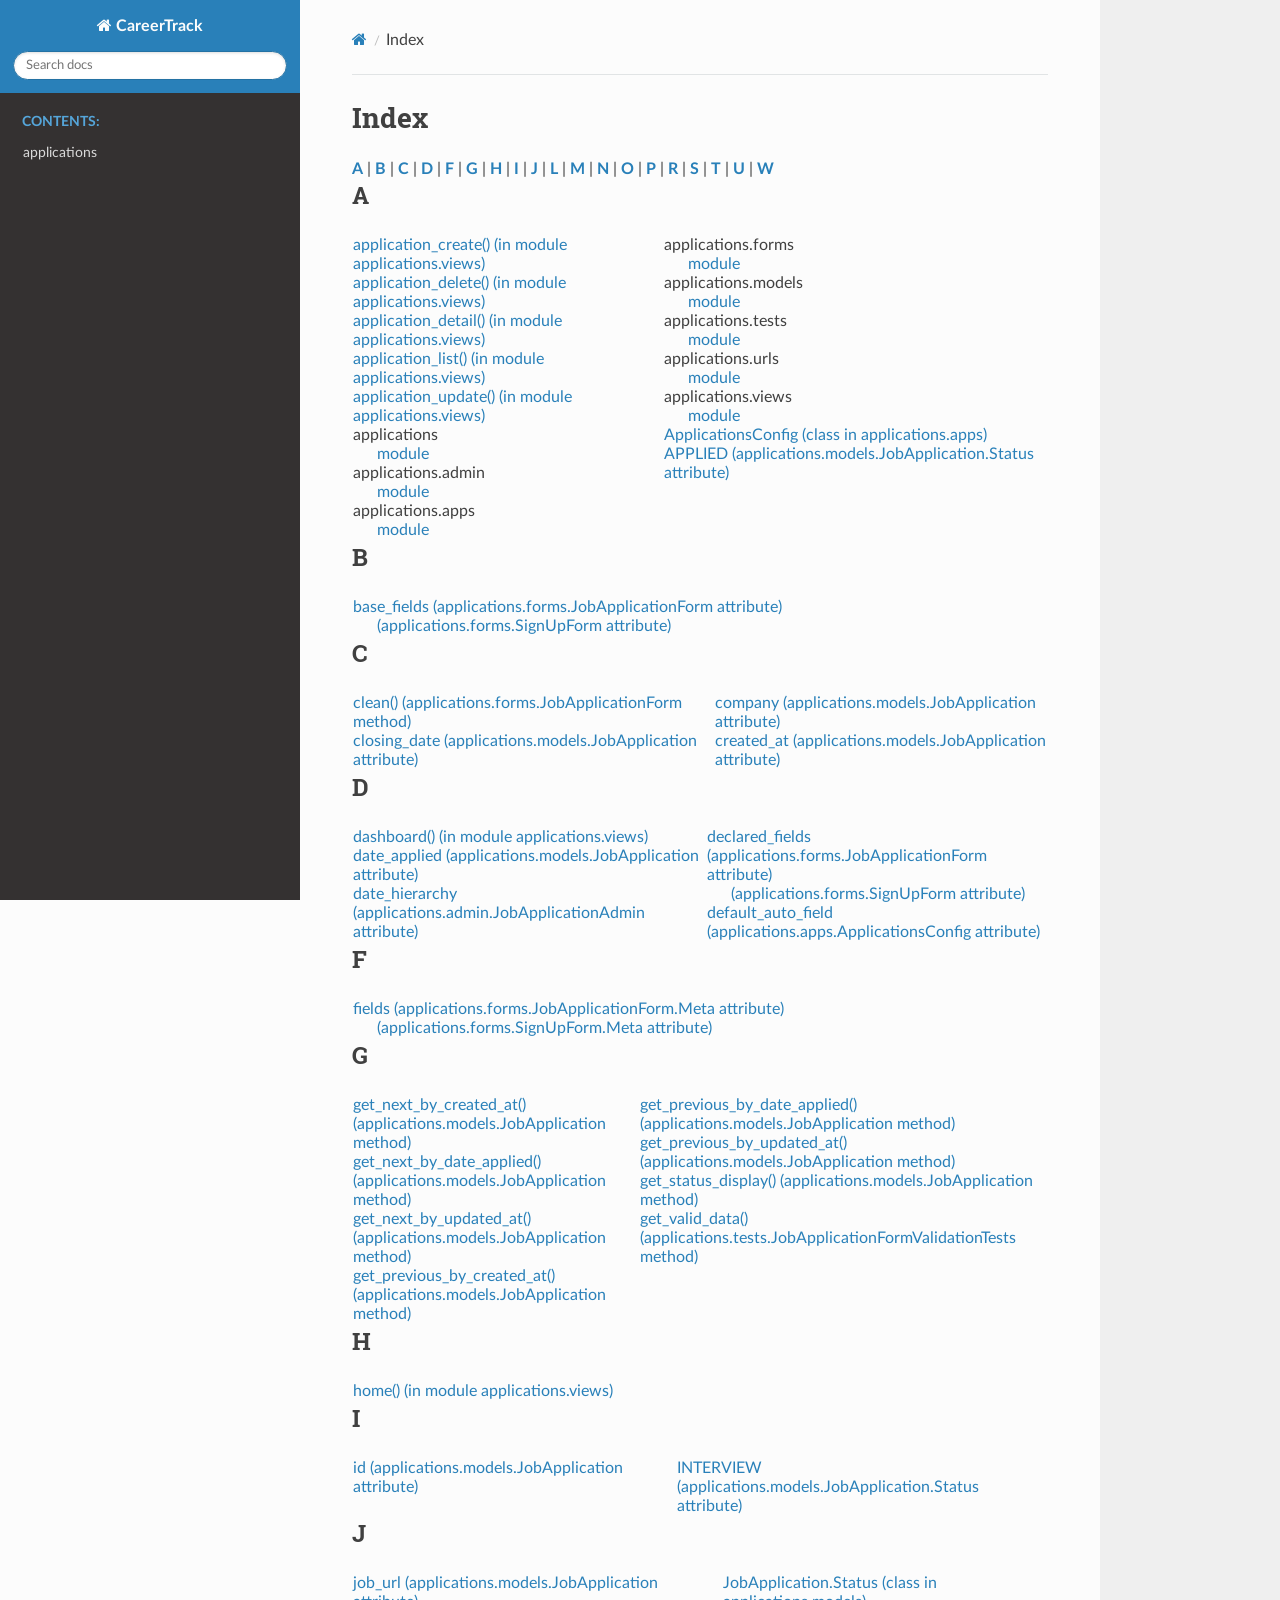
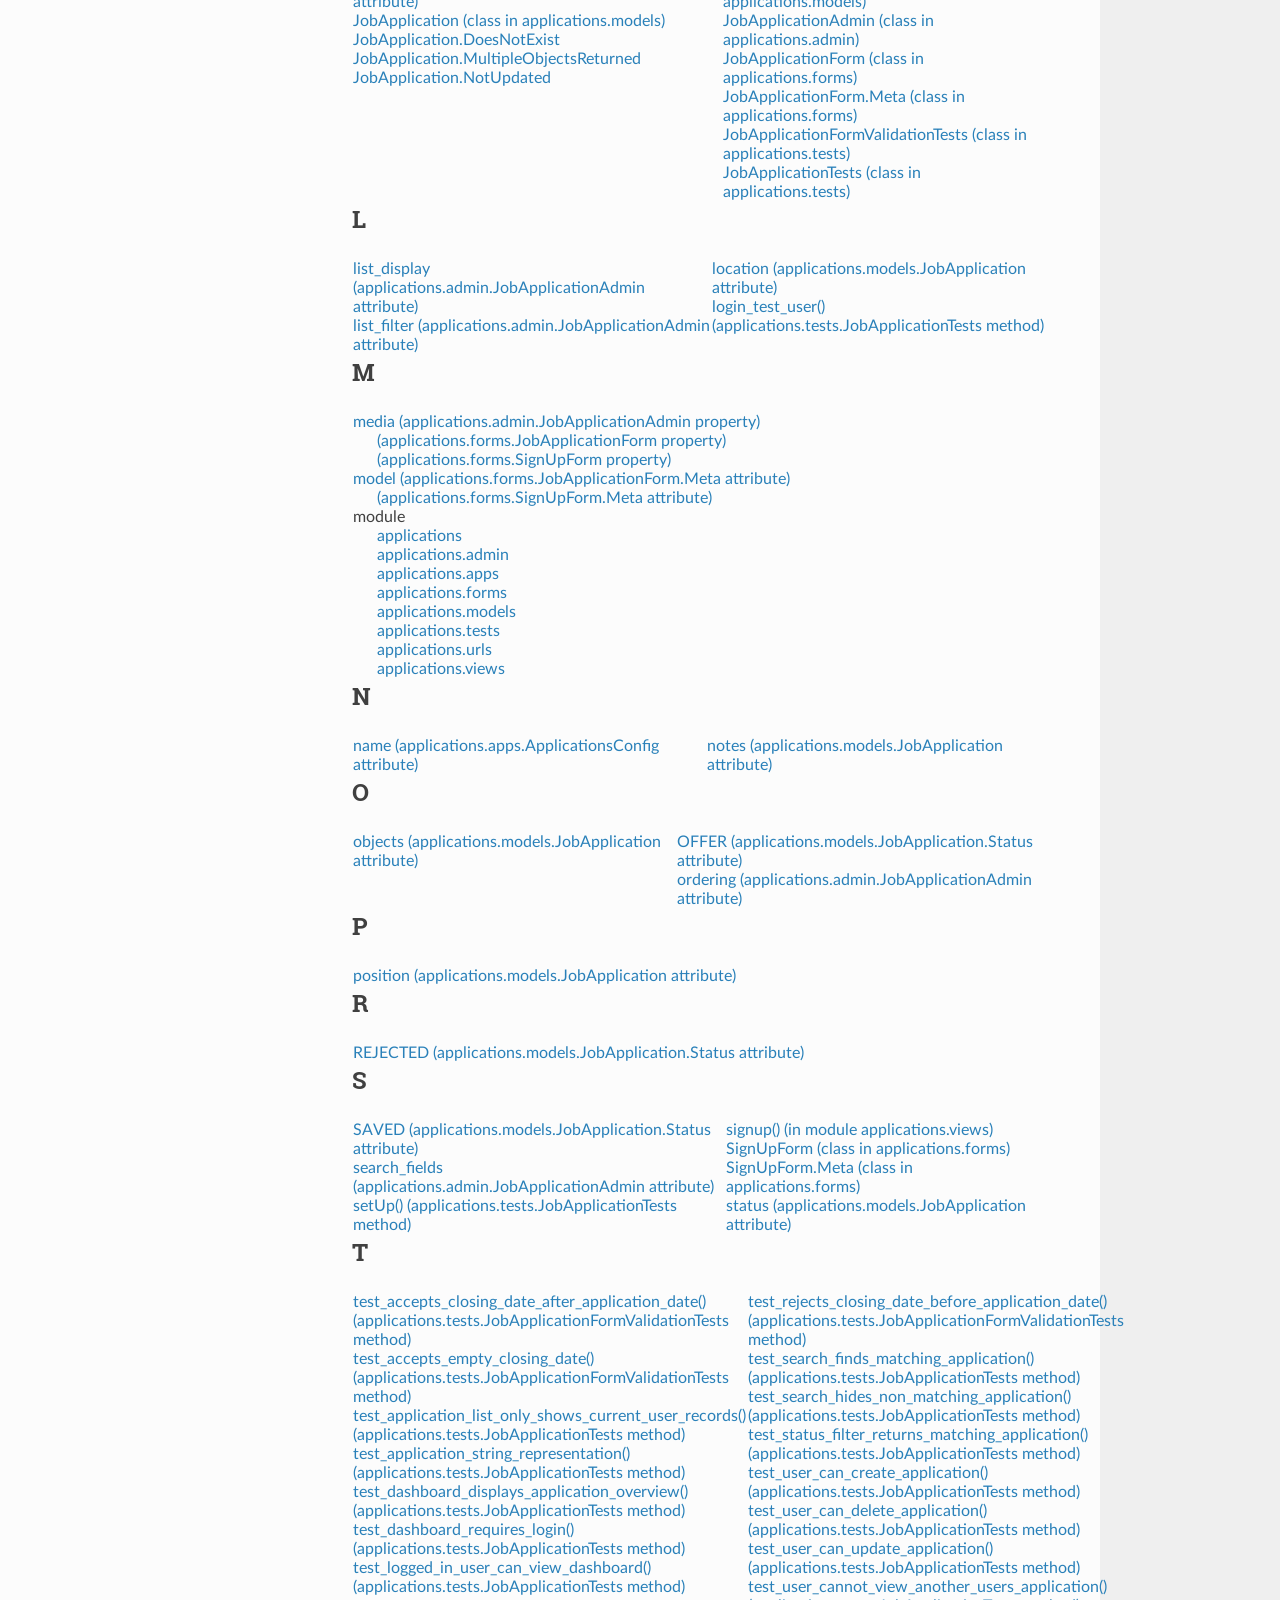
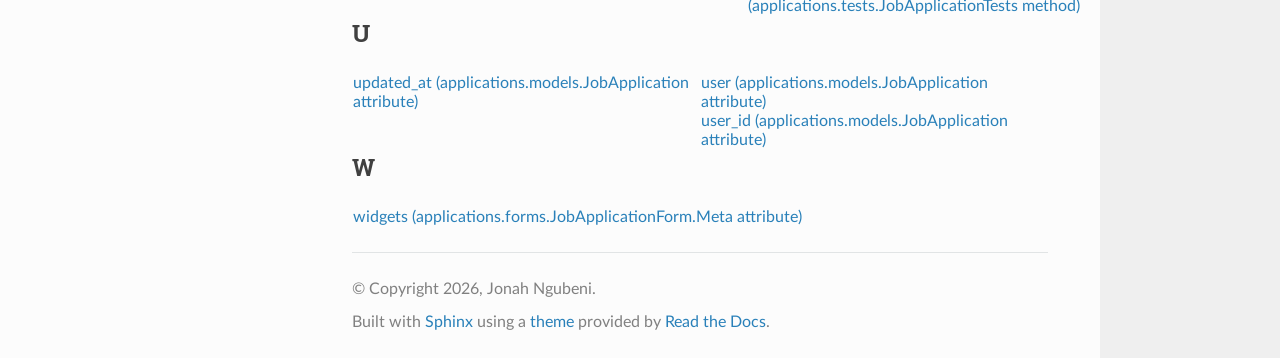
<file: docs/_build/html/genindex.html>
<!DOCTYPE html>
<html class="writer-html5" lang="en" data-content_root="./">
<head>
  <meta charset="utf-8" />
  <meta name="viewport" content="width=device-width, initial-scale=1.0" />
  <title>Index &mdash; CareerTrack 1.0.0 documentation</title>
      <link rel="stylesheet" type="text/css" href="_static/pygments.css?v=b86133f3" />
      <link rel="stylesheet" type="text/css" href="_static/css/theme.css?v=9edc463e" />

  
      <script src="_static/jquery.js?v=5d32c60e"></script>
      <script src="_static/_sphinx_javascript_frameworks_compat.js?v=2cd50e6c"></script>
      <script src="_static/documentation_options.js?v=8d563738"></script>
      <script src="_static/doctools.js?v=fd6eb6e6"></script>
      <script src="_static/sphinx_highlight.js?v=6ffebe34"></script>
    <script src="_static/js/theme.js"></script>
    <link rel="index" title="Index" href="#" />
    <link rel="search" title="Search" href="search.html" /> 
</head>

<body class="wy-body-for-nav"> 
  <div class="wy-grid-for-nav">
    <nav data-toggle="wy-nav-shift" class="wy-nav-side">
      <div class="wy-side-scroll">
        <div class="wy-side-nav-search" >

          
          
          <a href="index.html" class="icon icon-home">
            CareerTrack
          </a>
<div role="search">
  <form id="rtd-search-form" class="wy-form" action="search.html" method="get">
    <input type="text" name="q" placeholder="Search docs" aria-label="Search docs" />
    <input type="hidden" name="check_keywords" value="yes" />
    <input type="hidden" name="area" value="default" />
  </form>
</div>
        </div><div class="wy-menu wy-menu-vertical" data-spy="affix" role="navigation" aria-label="Navigation menu">
              <p class="caption" role="heading"><span class="caption-text">Contents:</span></p>
<ul>
<li class="toctree-l1"><a class="reference internal" href="modules.html">applications</a></li>
</ul>

        </div>
      </div>
    </nav>

    <section data-toggle="wy-nav-shift" class="wy-nav-content-wrap"><nav class="wy-nav-top" aria-label="Mobile navigation menu" >
          <i data-toggle="wy-nav-top" class="fa fa-bars"></i>
          <a href="index.html">CareerTrack</a>
      </nav>

      <div class="wy-nav-content">
        <div class="rst-content">
          <div role="navigation" aria-label="Page navigation">
  <ul class="wy-breadcrumbs">
      <li><a href="index.html" class="icon icon-home" aria-label="Home"></a></li>
      <li class="breadcrumb-item active">Index</li>
      <li class="wy-breadcrumbs-aside">
      </li>
  </ul>
  <hr/>
</div>
          <div role="main" class="document" itemscope="itemscope" itemtype="http://schema.org/Article">
           <div itemprop="articleBody">
             

<h1 id="index">Index</h1>

<div class="genindex-jumpbox">
 <a href="#A"><strong>A</strong></a>
 | <a href="#B"><strong>B</strong></a>
 | <a href="#C"><strong>C</strong></a>
 | <a href="#D"><strong>D</strong></a>
 | <a href="#F"><strong>F</strong></a>
 | <a href="#G"><strong>G</strong></a>
 | <a href="#H"><strong>H</strong></a>
 | <a href="#I"><strong>I</strong></a>
 | <a href="#J"><strong>J</strong></a>
 | <a href="#L"><strong>L</strong></a>
 | <a href="#M"><strong>M</strong></a>
 | <a href="#N"><strong>N</strong></a>
 | <a href="#O"><strong>O</strong></a>
 | <a href="#P"><strong>P</strong></a>
 | <a href="#R"><strong>R</strong></a>
 | <a href="#S"><strong>S</strong></a>
 | <a href="#T"><strong>T</strong></a>
 | <a href="#U"><strong>U</strong></a>
 | <a href="#W"><strong>W</strong></a>
 
</div>
<h2 id="A">A</h2>
<table style="width: 100%" class="indextable genindextable"><tr>
  <td style="width: 33%; vertical-align: top;"><ul>
      <li><a href="applications.html#applications.views.application_create">application_create() (in module applications.views)</a>
</li>
      <li><a href="applications.html#applications.views.application_delete">application_delete() (in module applications.views)</a>
</li>
      <li><a href="applications.html#applications.views.application_detail">application_detail() (in module applications.views)</a>
</li>
      <li><a href="applications.html#applications.views.application_list">application_list() (in module applications.views)</a>
</li>
      <li><a href="applications.html#applications.views.application_update">application_update() (in module applications.views)</a>
</li>
      <li>
    applications

      <ul>
        <li><a href="applications.html#module-applications">module</a>
</li>
      </ul></li>
      <li>
    applications.admin

      <ul>
        <li><a href="applications.html#module-applications.admin">module</a>
</li>
      </ul></li>
      <li>
    applications.apps

      <ul>
        <li><a href="applications.html#module-applications.apps">module</a>
</li>
      </ul></li>
  </ul></td>
  <td style="width: 33%; vertical-align: top;"><ul>
      <li>
    applications.forms

      <ul>
        <li><a href="applications.html#module-applications.forms">module</a>
</li>
      </ul></li>
      <li>
    applications.models

      <ul>
        <li><a href="applications.html#module-applications.models">module</a>
</li>
      </ul></li>
      <li>
    applications.tests

      <ul>
        <li><a href="applications.html#module-applications.tests">module</a>
</li>
      </ul></li>
      <li>
    applications.urls

      <ul>
        <li><a href="applications.html#module-applications.urls">module</a>
</li>
      </ul></li>
      <li>
    applications.views

      <ul>
        <li><a href="applications.html#module-applications.views">module</a>
</li>
      </ul></li>
      <li><a href="applications.html#applications.apps.ApplicationsConfig">ApplicationsConfig (class in applications.apps)</a>
</li>
      <li><a href="applications.html#applications.models.JobApplication.Status.APPLIED">APPLIED (applications.models.JobApplication.Status attribute)</a>
</li>
  </ul></td>
</tr></table>

<h2 id="B">B</h2>
<table style="width: 100%" class="indextable genindextable"><tr>
  <td style="width: 33%; vertical-align: top;"><ul>
      <li><a href="applications.html#applications.forms.JobApplicationForm.base_fields">base_fields (applications.forms.JobApplicationForm attribute)</a>

      <ul>
        <li><a href="applications.html#applications.forms.SignUpForm.base_fields">(applications.forms.SignUpForm attribute)</a>
</li>
      </ul></li>
  </ul></td>
</tr></table>

<h2 id="C">C</h2>
<table style="width: 100%" class="indextable genindextable"><tr>
  <td style="width: 33%; vertical-align: top;"><ul>
      <li><a href="applications.html#applications.forms.JobApplicationForm.clean">clean() (applications.forms.JobApplicationForm method)</a>
</li>
      <li><a href="applications.html#applications.models.JobApplication.closing_date">closing_date (applications.models.JobApplication attribute)</a>
</li>
  </ul></td>
  <td style="width: 33%; vertical-align: top;"><ul>
      <li><a href="applications.html#applications.models.JobApplication.company">company (applications.models.JobApplication attribute)</a>
</li>
      <li><a href="applications.html#applications.models.JobApplication.created_at">created_at (applications.models.JobApplication attribute)</a>
</li>
  </ul></td>
</tr></table>

<h2 id="D">D</h2>
<table style="width: 100%" class="indextable genindextable"><tr>
  <td style="width: 33%; vertical-align: top;"><ul>
      <li><a href="applications.html#applications.views.dashboard">dashboard() (in module applications.views)</a>
</li>
      <li><a href="applications.html#applications.models.JobApplication.date_applied">date_applied (applications.models.JobApplication attribute)</a>
</li>
      <li><a href="applications.html#applications.admin.JobApplicationAdmin.date_hierarchy">date_hierarchy (applications.admin.JobApplicationAdmin attribute)</a>
</li>
  </ul></td>
  <td style="width: 33%; vertical-align: top;"><ul>
      <li><a href="applications.html#applications.forms.JobApplicationForm.declared_fields">declared_fields (applications.forms.JobApplicationForm attribute)</a>

      <ul>
        <li><a href="applications.html#applications.forms.SignUpForm.declared_fields">(applications.forms.SignUpForm attribute)</a>
</li>
      </ul></li>
      <li><a href="applications.html#applications.apps.ApplicationsConfig.default_auto_field">default_auto_field (applications.apps.ApplicationsConfig attribute)</a>
</li>
  </ul></td>
</tr></table>

<h2 id="F">F</h2>
<table style="width: 100%" class="indextable genindextable"><tr>
  <td style="width: 33%; vertical-align: top;"><ul>
      <li><a href="applications.html#applications.forms.JobApplicationForm.Meta.fields">fields (applications.forms.JobApplicationForm.Meta attribute)</a>

      <ul>
        <li><a href="applications.html#applications.forms.SignUpForm.Meta.fields">(applications.forms.SignUpForm.Meta attribute)</a>
</li>
      </ul></li>
  </ul></td>
</tr></table>

<h2 id="G">G</h2>
<table style="width: 100%" class="indextable genindextable"><tr>
  <td style="width: 33%; vertical-align: top;"><ul>
      <li><a href="applications.html#applications.models.JobApplication.get_next_by_created_at">get_next_by_created_at() (applications.models.JobApplication method)</a>
</li>
      <li><a href="applications.html#applications.models.JobApplication.get_next_by_date_applied">get_next_by_date_applied() (applications.models.JobApplication method)</a>
</li>
      <li><a href="applications.html#applications.models.JobApplication.get_next_by_updated_at">get_next_by_updated_at() (applications.models.JobApplication method)</a>
</li>
      <li><a href="applications.html#applications.models.JobApplication.get_previous_by_created_at">get_previous_by_created_at() (applications.models.JobApplication method)</a>
</li>
  </ul></td>
  <td style="width: 33%; vertical-align: top;"><ul>
      <li><a href="applications.html#applications.models.JobApplication.get_previous_by_date_applied">get_previous_by_date_applied() (applications.models.JobApplication method)</a>
</li>
      <li><a href="applications.html#applications.models.JobApplication.get_previous_by_updated_at">get_previous_by_updated_at() (applications.models.JobApplication method)</a>
</li>
      <li><a href="applications.html#applications.models.JobApplication.get_status_display">get_status_display() (applications.models.JobApplication method)</a>
</li>
      <li><a href="applications.html#applications.tests.JobApplicationFormValidationTests.get_valid_data">get_valid_data() (applications.tests.JobApplicationFormValidationTests method)</a>
</li>
  </ul></td>
</tr></table>

<h2 id="H">H</h2>
<table style="width: 100%" class="indextable genindextable"><tr>
  <td style="width: 33%; vertical-align: top;"><ul>
      <li><a href="applications.html#applications.views.home">home() (in module applications.views)</a>
</li>
  </ul></td>
</tr></table>

<h2 id="I">I</h2>
<table style="width: 100%" class="indextable genindextable"><tr>
  <td style="width: 33%; vertical-align: top;"><ul>
      <li><a href="applications.html#applications.models.JobApplication.id">id (applications.models.JobApplication attribute)</a>
</li>
  </ul></td>
  <td style="width: 33%; vertical-align: top;"><ul>
      <li><a href="applications.html#applications.models.JobApplication.Status.INTERVIEW">INTERVIEW (applications.models.JobApplication.Status attribute)</a>
</li>
  </ul></td>
</tr></table>

<h2 id="J">J</h2>
<table style="width: 100%" class="indextable genindextable"><tr>
  <td style="width: 33%; vertical-align: top;"><ul>
      <li><a href="applications.html#applications.models.JobApplication.job_url">job_url (applications.models.JobApplication attribute)</a>
</li>
      <li><a href="applications.html#applications.models.JobApplication">JobApplication (class in applications.models)</a>
</li>
      <li><a href="applications.html#applications.models.JobApplication.DoesNotExist">JobApplication.DoesNotExist</a>
</li>
      <li><a href="applications.html#applications.models.JobApplication.MultipleObjectsReturned">JobApplication.MultipleObjectsReturned</a>
</li>
      <li><a href="applications.html#applications.models.JobApplication.NotUpdated">JobApplication.NotUpdated</a>
</li>
  </ul></td>
  <td style="width: 33%; vertical-align: top;"><ul>
      <li><a href="applications.html#applications.models.JobApplication.Status">JobApplication.Status (class in applications.models)</a>
</li>
      <li><a href="applications.html#applications.admin.JobApplicationAdmin">JobApplicationAdmin (class in applications.admin)</a>
</li>
      <li><a href="applications.html#applications.forms.JobApplicationForm">JobApplicationForm (class in applications.forms)</a>
</li>
      <li><a href="applications.html#applications.forms.JobApplicationForm.Meta">JobApplicationForm.Meta (class in applications.forms)</a>
</li>
      <li><a href="applications.html#applications.tests.JobApplicationFormValidationTests">JobApplicationFormValidationTests (class in applications.tests)</a>
</li>
      <li><a href="applications.html#applications.tests.JobApplicationTests">JobApplicationTests (class in applications.tests)</a>
</li>
  </ul></td>
</tr></table>

<h2 id="L">L</h2>
<table style="width: 100%" class="indextable genindextable"><tr>
  <td style="width: 33%; vertical-align: top;"><ul>
      <li><a href="applications.html#applications.admin.JobApplicationAdmin.list_display">list_display (applications.admin.JobApplicationAdmin attribute)</a>
</li>
      <li><a href="applications.html#applications.admin.JobApplicationAdmin.list_filter">list_filter (applications.admin.JobApplicationAdmin attribute)</a>
</li>
  </ul></td>
  <td style="width: 33%; vertical-align: top;"><ul>
      <li><a href="applications.html#applications.models.JobApplication.location">location (applications.models.JobApplication attribute)</a>
</li>
      <li><a href="applications.html#applications.tests.JobApplicationTests.login_test_user">login_test_user() (applications.tests.JobApplicationTests method)</a>
</li>
  </ul></td>
</tr></table>

<h2 id="M">M</h2>
<table style="width: 100%" class="indextable genindextable"><tr>
  <td style="width: 33%; vertical-align: top;"><ul>
      <li><a href="applications.html#applications.admin.JobApplicationAdmin.media">media (applications.admin.JobApplicationAdmin property)</a>

      <ul>
        <li><a href="applications.html#applications.forms.JobApplicationForm.media">(applications.forms.JobApplicationForm property)</a>
</li>
        <li><a href="applications.html#applications.forms.SignUpForm.media">(applications.forms.SignUpForm property)</a>
</li>
      </ul></li>
      <li><a href="applications.html#applications.forms.JobApplicationForm.Meta.model">model (applications.forms.JobApplicationForm.Meta attribute)</a>

      <ul>
        <li><a href="applications.html#applications.forms.SignUpForm.Meta.model">(applications.forms.SignUpForm.Meta attribute)</a>
</li>
      </ul></li>
      <li>
    module

      <ul>
        <li><a href="applications.html#module-applications">applications</a>
</li>
        <li><a href="applications.html#module-applications.admin">applications.admin</a>
</li>
        <li><a href="applications.html#module-applications.apps">applications.apps</a>
</li>
        <li><a href="applications.html#module-applications.forms">applications.forms</a>
</li>
        <li><a href="applications.html#module-applications.models">applications.models</a>
</li>
        <li><a href="applications.html#module-applications.tests">applications.tests</a>
</li>
        <li><a href="applications.html#module-applications.urls">applications.urls</a>
</li>
        <li><a href="applications.html#module-applications.views">applications.views</a>
</li>
      </ul></li>
  </ul></td>
</tr></table>

<h2 id="N">N</h2>
<table style="width: 100%" class="indextable genindextable"><tr>
  <td style="width: 33%; vertical-align: top;"><ul>
      <li><a href="applications.html#applications.apps.ApplicationsConfig.name">name (applications.apps.ApplicationsConfig attribute)</a>
</li>
  </ul></td>
  <td style="width: 33%; vertical-align: top;"><ul>
      <li><a href="applications.html#applications.models.JobApplication.notes">notes (applications.models.JobApplication attribute)</a>
</li>
  </ul></td>
</tr></table>

<h2 id="O">O</h2>
<table style="width: 100%" class="indextable genindextable"><tr>
  <td style="width: 33%; vertical-align: top;"><ul>
      <li><a href="applications.html#applications.models.JobApplication.objects">objects (applications.models.JobApplication attribute)</a>
</li>
  </ul></td>
  <td style="width: 33%; vertical-align: top;"><ul>
      <li><a href="applications.html#applications.models.JobApplication.Status.OFFER">OFFER (applications.models.JobApplication.Status attribute)</a>
</li>
      <li><a href="applications.html#applications.admin.JobApplicationAdmin.ordering">ordering (applications.admin.JobApplicationAdmin attribute)</a>
</li>
  </ul></td>
</tr></table>

<h2 id="P">P</h2>
<table style="width: 100%" class="indextable genindextable"><tr>
  <td style="width: 33%; vertical-align: top;"><ul>
      <li><a href="applications.html#applications.models.JobApplication.position">position (applications.models.JobApplication attribute)</a>
</li>
  </ul></td>
</tr></table>

<h2 id="R">R</h2>
<table style="width: 100%" class="indextable genindextable"><tr>
  <td style="width: 33%; vertical-align: top;"><ul>
      <li><a href="applications.html#applications.models.JobApplication.Status.REJECTED">REJECTED (applications.models.JobApplication.Status attribute)</a>
</li>
  </ul></td>
</tr></table>

<h2 id="S">S</h2>
<table style="width: 100%" class="indextable genindextable"><tr>
  <td style="width: 33%; vertical-align: top;"><ul>
      <li><a href="applications.html#applications.models.JobApplication.Status.SAVED">SAVED (applications.models.JobApplication.Status attribute)</a>
</li>
      <li><a href="applications.html#applications.admin.JobApplicationAdmin.search_fields">search_fields (applications.admin.JobApplicationAdmin attribute)</a>
</li>
      <li><a href="applications.html#applications.tests.JobApplicationTests.setUp">setUp() (applications.tests.JobApplicationTests method)</a>
</li>
  </ul></td>
  <td style="width: 33%; vertical-align: top;"><ul>
      <li><a href="applications.html#applications.views.signup">signup() (in module applications.views)</a>
</li>
      <li><a href="applications.html#applications.forms.SignUpForm">SignUpForm (class in applications.forms)</a>
</li>
      <li><a href="applications.html#applications.forms.SignUpForm.Meta">SignUpForm.Meta (class in applications.forms)</a>
</li>
      <li><a href="applications.html#applications.models.JobApplication.status">status (applications.models.JobApplication attribute)</a>
</li>
  </ul></td>
</tr></table>

<h2 id="T">T</h2>
<table style="width: 100%" class="indextable genindextable"><tr>
  <td style="width: 33%; vertical-align: top;"><ul>
      <li><a href="applications.html#applications.tests.JobApplicationFormValidationTests.test_accepts_closing_date_after_application_date">test_accepts_closing_date_after_application_date() (applications.tests.JobApplicationFormValidationTests method)</a>
</li>
      <li><a href="applications.html#applications.tests.JobApplicationFormValidationTests.test_accepts_empty_closing_date">test_accepts_empty_closing_date() (applications.tests.JobApplicationFormValidationTests method)</a>
</li>
      <li><a href="applications.html#applications.tests.JobApplicationTests.test_application_list_only_shows_current_user_records">test_application_list_only_shows_current_user_records() (applications.tests.JobApplicationTests method)</a>
</li>
      <li><a href="applications.html#applications.tests.JobApplicationTests.test_application_string_representation">test_application_string_representation() (applications.tests.JobApplicationTests method)</a>
</li>
      <li><a href="applications.html#applications.tests.JobApplicationTests.test_dashboard_displays_application_overview">test_dashboard_displays_application_overview() (applications.tests.JobApplicationTests method)</a>
</li>
      <li><a href="applications.html#applications.tests.JobApplicationTests.test_dashboard_requires_login">test_dashboard_requires_login() (applications.tests.JobApplicationTests method)</a>
</li>
      <li><a href="applications.html#applications.tests.JobApplicationTests.test_logged_in_user_can_view_dashboard">test_logged_in_user_can_view_dashboard() (applications.tests.JobApplicationTests method)</a>
</li>
  </ul></td>
  <td style="width: 33%; vertical-align: top;"><ul>
      <li><a href="applications.html#applications.tests.JobApplicationFormValidationTests.test_rejects_closing_date_before_application_date">test_rejects_closing_date_before_application_date() (applications.tests.JobApplicationFormValidationTests method)</a>
</li>
      <li><a href="applications.html#applications.tests.JobApplicationTests.test_search_finds_matching_application">test_search_finds_matching_application() (applications.tests.JobApplicationTests method)</a>
</li>
      <li><a href="applications.html#applications.tests.JobApplicationTests.test_search_hides_non_matching_application">test_search_hides_non_matching_application() (applications.tests.JobApplicationTests method)</a>
</li>
      <li><a href="applications.html#applications.tests.JobApplicationTests.test_status_filter_returns_matching_application">test_status_filter_returns_matching_application() (applications.tests.JobApplicationTests method)</a>
</li>
      <li><a href="applications.html#applications.tests.JobApplicationTests.test_user_can_create_application">test_user_can_create_application() (applications.tests.JobApplicationTests method)</a>
</li>
      <li><a href="applications.html#applications.tests.JobApplicationTests.test_user_can_delete_application">test_user_can_delete_application() (applications.tests.JobApplicationTests method)</a>
</li>
      <li><a href="applications.html#applications.tests.JobApplicationTests.test_user_can_update_application">test_user_can_update_application() (applications.tests.JobApplicationTests method)</a>
</li>
      <li><a href="applications.html#applications.tests.JobApplicationTests.test_user_cannot_view_another_users_application">test_user_cannot_view_another_users_application() (applications.tests.JobApplicationTests method)</a>
</li>
  </ul></td>
</tr></table>

<h2 id="U">U</h2>
<table style="width: 100%" class="indextable genindextable"><tr>
  <td style="width: 33%; vertical-align: top;"><ul>
      <li><a href="applications.html#applications.models.JobApplication.updated_at">updated_at (applications.models.JobApplication attribute)</a>
</li>
  </ul></td>
  <td style="width: 33%; vertical-align: top;"><ul>
      <li><a href="applications.html#applications.models.JobApplication.user">user (applications.models.JobApplication attribute)</a>
</li>
      <li><a href="applications.html#applications.models.JobApplication.user_id">user_id (applications.models.JobApplication attribute)</a>
</li>
  </ul></td>
</tr></table>

<h2 id="W">W</h2>
<table style="width: 100%" class="indextable genindextable"><tr>
  <td style="width: 33%; vertical-align: top;"><ul>
      <li><a href="applications.html#applications.forms.JobApplicationForm.Meta.widgets">widgets (applications.forms.JobApplicationForm.Meta attribute)</a>
</li>
  </ul></td>
</tr></table>



           </div>
          </div>
          <footer>

  <hr/>

  <div role="contentinfo">
    <p>&#169; Copyright 2026, Jonah Ngubeni.</p>
  </div>

  Built with <a href="https://www.sphinx-doc.org/">Sphinx</a> using a
    <a href="https://github.com/readthedocs/sphinx_rtd_theme">theme</a>
    provided by <a href="https://readthedocs.org">Read the Docs</a>.
   

</footer>
        </div>
      </div>
    </section>
  </div>
  <script>
      jQuery(function () {
          SphinxRtdTheme.Navigation.enable(true);
      });
  </script> 

</body>
</html>
</file>
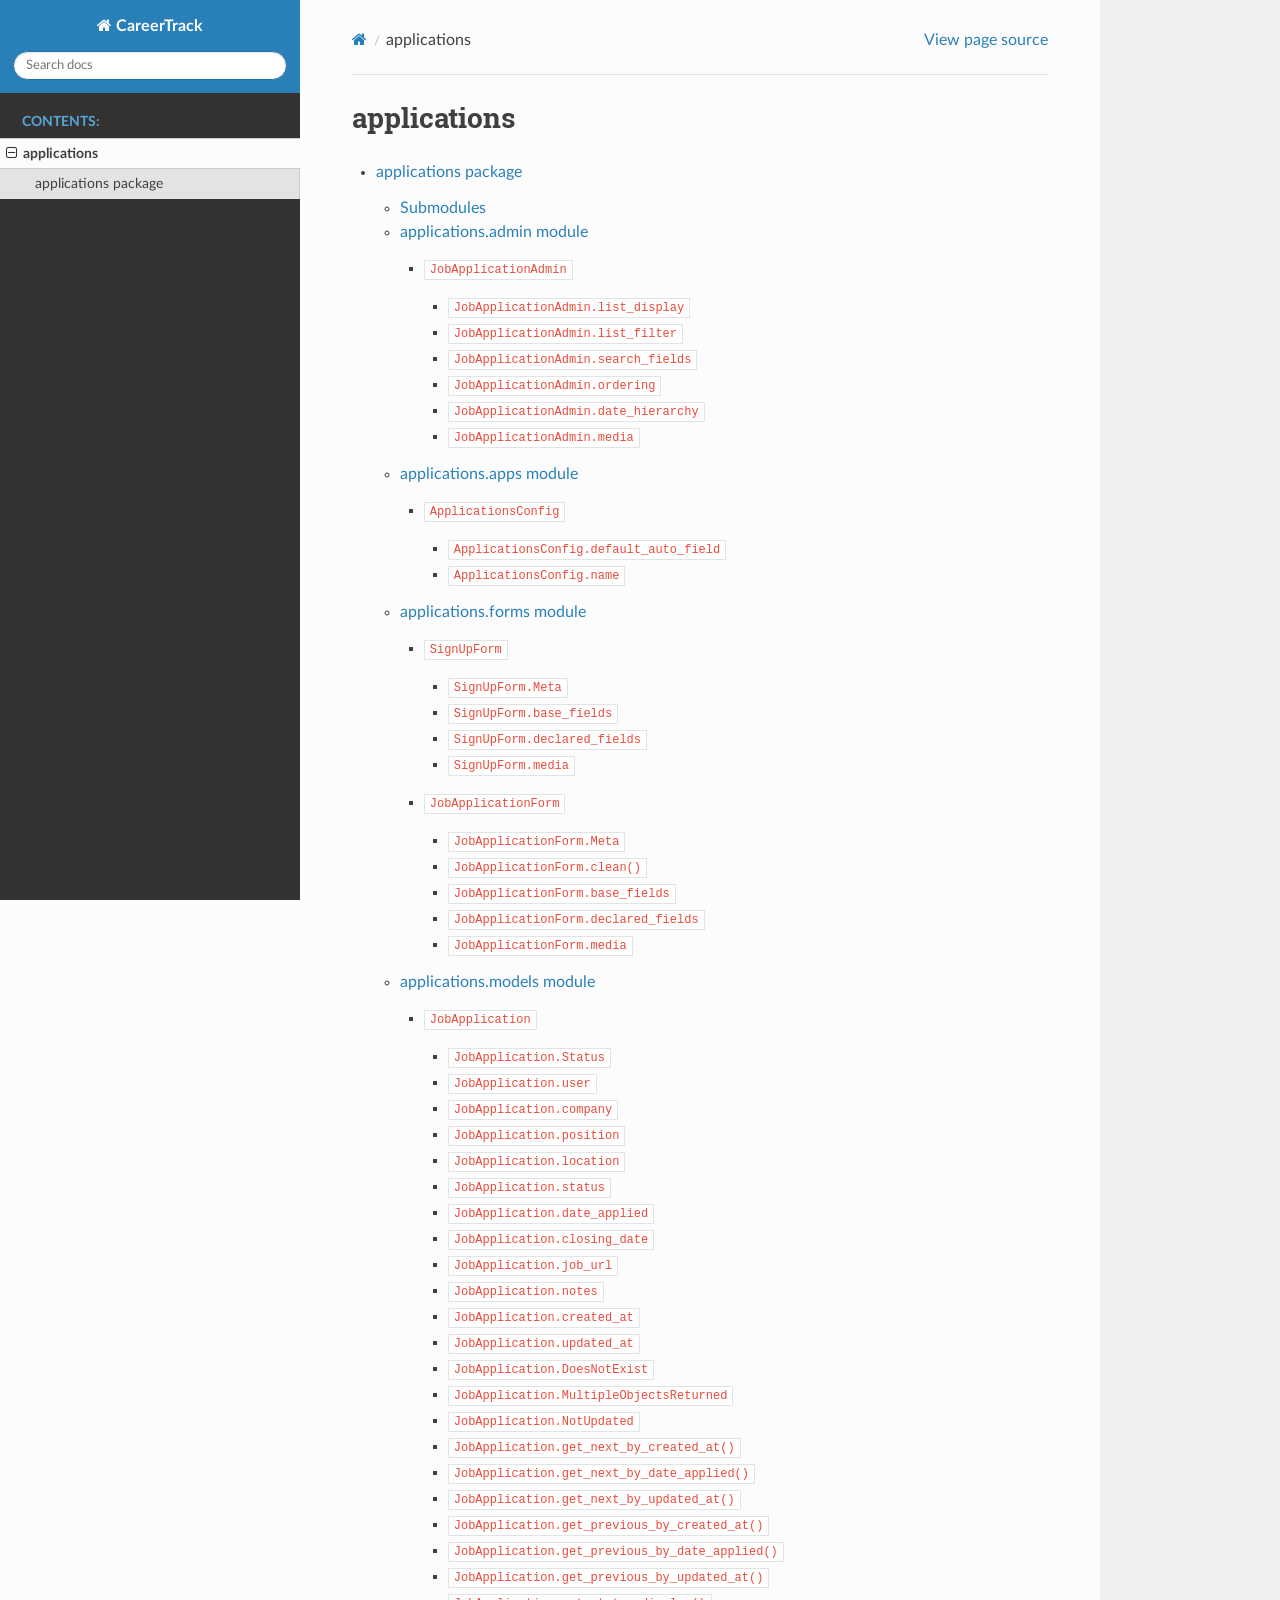
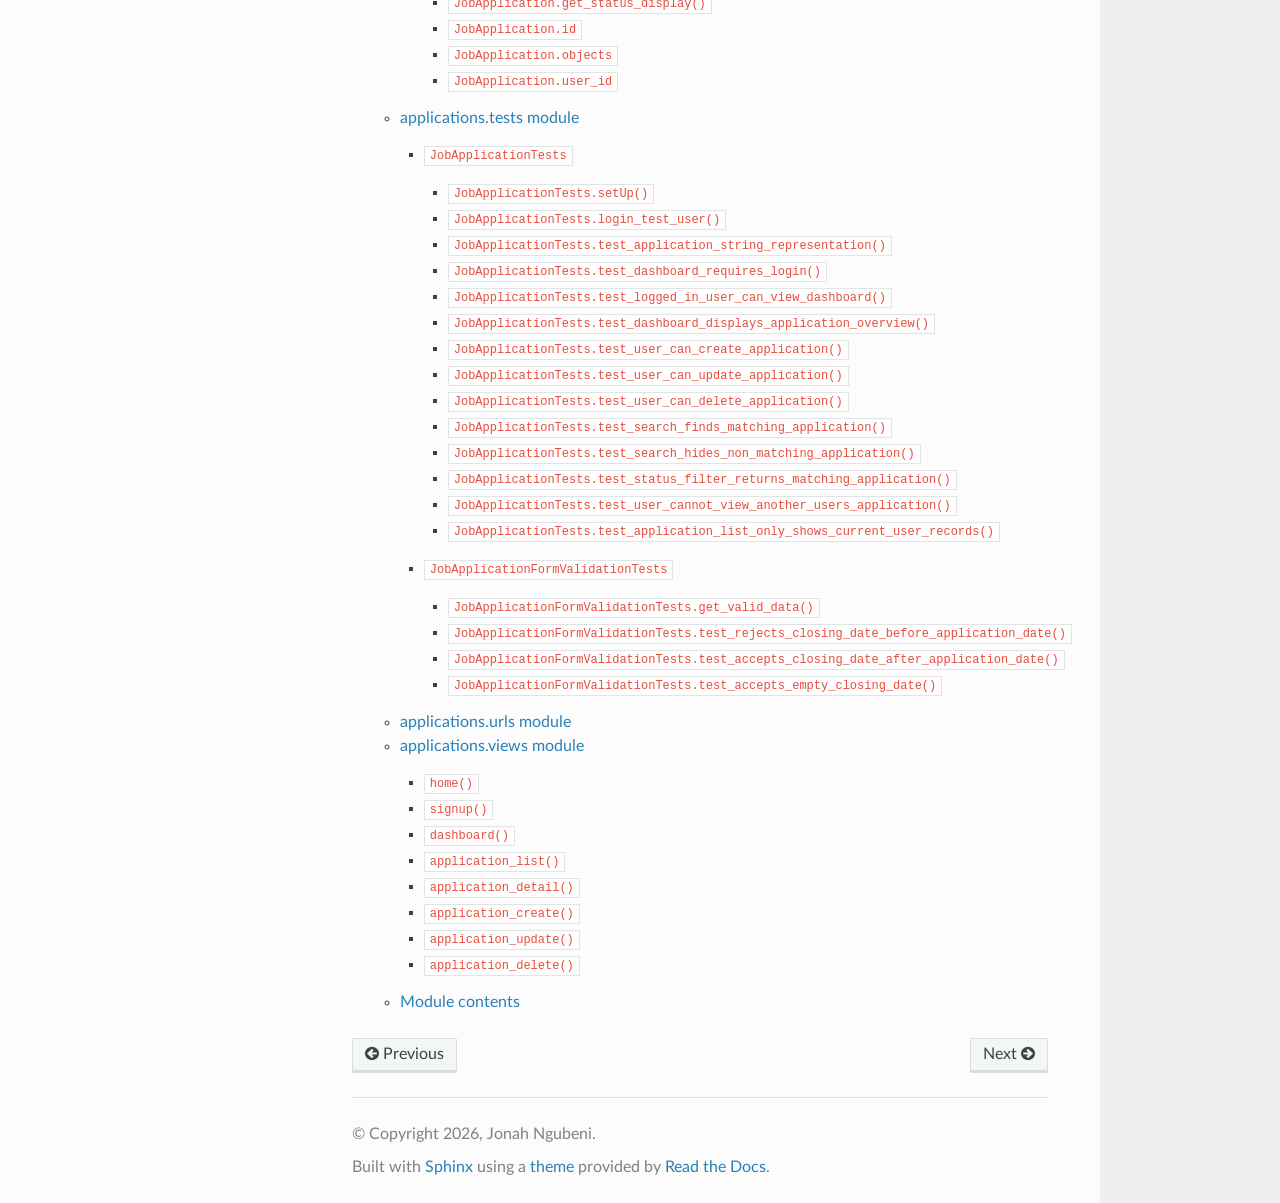
<file: docs/_build/html/modules.html>
<!DOCTYPE html>
<html class="writer-html5" lang="en" data-content_root="./">
<head>
  <meta charset="utf-8" /><meta name="viewport" content="width=device-width, initial-scale=1" />

  <meta name="viewport" content="width=device-width, initial-scale=1.0" />
  <title>applications &mdash; CareerTrack 1.0.0 documentation</title>
      <link rel="stylesheet" type="text/css" href="_static/pygments.css?v=b86133f3" />
      <link rel="stylesheet" type="text/css" href="_static/css/theme.css?v=9edc463e" />

  
      <script src="_static/jquery.js?v=5d32c60e"></script>
      <script src="_static/_sphinx_javascript_frameworks_compat.js?v=2cd50e6c"></script>
      <script src="_static/documentation_options.js?v=8d563738"></script>
      <script src="_static/doctools.js?v=fd6eb6e6"></script>
      <script src="_static/sphinx_highlight.js?v=6ffebe34"></script>
    <script src="_static/js/theme.js"></script>
    <link rel="index" title="Index" href="genindex.html" />
    <link rel="search" title="Search" href="search.html" />
    <link rel="next" title="applications package" href="applications.html" />
    <link rel="prev" title="CareerTrack documentation" href="index.html" /> 
</head>

<body class="wy-body-for-nav"> 
  <div class="wy-grid-for-nav">
    <nav data-toggle="wy-nav-shift" class="wy-nav-side">
      <div class="wy-side-scroll">
        <div class="wy-side-nav-search" >

          
          
          <a href="index.html" class="icon icon-home">
            CareerTrack
          </a>
<div role="search">
  <form id="rtd-search-form" class="wy-form" action="search.html" method="get">
    <input type="text" name="q" placeholder="Search docs" aria-label="Search docs" />
    <input type="hidden" name="check_keywords" value="yes" />
    <input type="hidden" name="area" value="default" />
  </form>
</div>
        </div><div class="wy-menu wy-menu-vertical" data-spy="affix" role="navigation" aria-label="Navigation menu">
              <p class="caption" role="heading"><span class="caption-text">Contents:</span></p>
<ul class="current">
<li class="toctree-l1 current"><a class="current reference internal" href="#">applications</a><ul>
<li class="toctree-l2"><a class="reference internal" href="applications.html">applications package</a></li>
</ul>
</li>
</ul>

        </div>
      </div>
    </nav>

    <section data-toggle="wy-nav-shift" class="wy-nav-content-wrap"><nav class="wy-nav-top" aria-label="Mobile navigation menu" >
          <i data-toggle="wy-nav-top" class="fa fa-bars"></i>
          <a href="index.html">CareerTrack</a>
      </nav>

      <div class="wy-nav-content">
        <div class="rst-content">
          <div role="navigation" aria-label="Page navigation">
  <ul class="wy-breadcrumbs">
      <li><a href="index.html" class="icon icon-home" aria-label="Home"></a></li>
      <li class="breadcrumb-item active">applications</li>
      <li class="wy-breadcrumbs-aside">
            <a href="_sources/modules.rst.txt" rel="nofollow"> View page source</a>
      </li>
  </ul>
  <hr/>
</div>
          <div role="main" class="document" itemscope="itemscope" itemtype="http://schema.org/Article">
           <div itemprop="articleBody">
             
  <section id="applications">
<h1>applications<a class="headerlink" href="#applications" title="Link to this heading"></a></h1>
<div class="toctree-wrapper compound">
<ul>
<li class="toctree-l1"><a class="reference internal" href="applications.html">applications package</a><ul>
<li class="toctree-l2"><a class="reference internal" href="applications.html#submodules">Submodules</a></li>
<li class="toctree-l2"><a class="reference internal" href="applications.html#module-applications.admin">applications.admin module</a><ul>
<li class="toctree-l3"><a class="reference internal" href="applications.html#applications.admin.JobApplicationAdmin"><code class="docutils literal notranslate"><span class="pre">JobApplicationAdmin</span></code></a><ul>
<li class="toctree-l4"><a class="reference internal" href="applications.html#applications.admin.JobApplicationAdmin.list_display"><code class="docutils literal notranslate"><span class="pre">JobApplicationAdmin.list_display</span></code></a></li>
<li class="toctree-l4"><a class="reference internal" href="applications.html#applications.admin.JobApplicationAdmin.list_filter"><code class="docutils literal notranslate"><span class="pre">JobApplicationAdmin.list_filter</span></code></a></li>
<li class="toctree-l4"><a class="reference internal" href="applications.html#applications.admin.JobApplicationAdmin.search_fields"><code class="docutils literal notranslate"><span class="pre">JobApplicationAdmin.search_fields</span></code></a></li>
<li class="toctree-l4"><a class="reference internal" href="applications.html#applications.admin.JobApplicationAdmin.ordering"><code class="docutils literal notranslate"><span class="pre">JobApplicationAdmin.ordering</span></code></a></li>
<li class="toctree-l4"><a class="reference internal" href="applications.html#applications.admin.JobApplicationAdmin.date_hierarchy"><code class="docutils literal notranslate"><span class="pre">JobApplicationAdmin.date_hierarchy</span></code></a></li>
<li class="toctree-l4"><a class="reference internal" href="applications.html#applications.admin.JobApplicationAdmin.media"><code class="docutils literal notranslate"><span class="pre">JobApplicationAdmin.media</span></code></a></li>
</ul>
</li>
</ul>
</li>
<li class="toctree-l2"><a class="reference internal" href="applications.html#module-applications.apps">applications.apps module</a><ul>
<li class="toctree-l3"><a class="reference internal" href="applications.html#applications.apps.ApplicationsConfig"><code class="docutils literal notranslate"><span class="pre">ApplicationsConfig</span></code></a><ul>
<li class="toctree-l4"><a class="reference internal" href="applications.html#applications.apps.ApplicationsConfig.default_auto_field"><code class="docutils literal notranslate"><span class="pre">ApplicationsConfig.default_auto_field</span></code></a></li>
<li class="toctree-l4"><a class="reference internal" href="applications.html#applications.apps.ApplicationsConfig.name"><code class="docutils literal notranslate"><span class="pre">ApplicationsConfig.name</span></code></a></li>
</ul>
</li>
</ul>
</li>
<li class="toctree-l2"><a class="reference internal" href="applications.html#module-applications.forms">applications.forms module</a><ul>
<li class="toctree-l3"><a class="reference internal" href="applications.html#applications.forms.SignUpForm"><code class="docutils literal notranslate"><span class="pre">SignUpForm</span></code></a><ul>
<li class="toctree-l4"><a class="reference internal" href="applications.html#applications.forms.SignUpForm.Meta"><code class="docutils literal notranslate"><span class="pre">SignUpForm.Meta</span></code></a></li>
<li class="toctree-l4"><a class="reference internal" href="applications.html#applications.forms.SignUpForm.base_fields"><code class="docutils literal notranslate"><span class="pre">SignUpForm.base_fields</span></code></a></li>
<li class="toctree-l4"><a class="reference internal" href="applications.html#applications.forms.SignUpForm.declared_fields"><code class="docutils literal notranslate"><span class="pre">SignUpForm.declared_fields</span></code></a></li>
<li class="toctree-l4"><a class="reference internal" href="applications.html#applications.forms.SignUpForm.media"><code class="docutils literal notranslate"><span class="pre">SignUpForm.media</span></code></a></li>
</ul>
</li>
<li class="toctree-l3"><a class="reference internal" href="applications.html#applications.forms.JobApplicationForm"><code class="docutils literal notranslate"><span class="pre">JobApplicationForm</span></code></a><ul>
<li class="toctree-l4"><a class="reference internal" href="applications.html#applications.forms.JobApplicationForm.Meta"><code class="docutils literal notranslate"><span class="pre">JobApplicationForm.Meta</span></code></a></li>
<li class="toctree-l4"><a class="reference internal" href="applications.html#applications.forms.JobApplicationForm.clean"><code class="docutils literal notranslate"><span class="pre">JobApplicationForm.clean()</span></code></a></li>
<li class="toctree-l4"><a class="reference internal" href="applications.html#applications.forms.JobApplicationForm.base_fields"><code class="docutils literal notranslate"><span class="pre">JobApplicationForm.base_fields</span></code></a></li>
<li class="toctree-l4"><a class="reference internal" href="applications.html#applications.forms.JobApplicationForm.declared_fields"><code class="docutils literal notranslate"><span class="pre">JobApplicationForm.declared_fields</span></code></a></li>
<li class="toctree-l4"><a class="reference internal" href="applications.html#applications.forms.JobApplicationForm.media"><code class="docutils literal notranslate"><span class="pre">JobApplicationForm.media</span></code></a></li>
</ul>
</li>
</ul>
</li>
<li class="toctree-l2"><a class="reference internal" href="applications.html#module-applications.models">applications.models module</a><ul>
<li class="toctree-l3"><a class="reference internal" href="applications.html#applications.models.JobApplication"><code class="docutils literal notranslate"><span class="pre">JobApplication</span></code></a><ul>
<li class="toctree-l4"><a class="reference internal" href="applications.html#applications.models.JobApplication.Status"><code class="docutils literal notranslate"><span class="pre">JobApplication.Status</span></code></a></li>
<li class="toctree-l4"><a class="reference internal" href="applications.html#applications.models.JobApplication.user"><code class="docutils literal notranslate"><span class="pre">JobApplication.user</span></code></a></li>
<li class="toctree-l4"><a class="reference internal" href="applications.html#applications.models.JobApplication.company"><code class="docutils literal notranslate"><span class="pre">JobApplication.company</span></code></a></li>
<li class="toctree-l4"><a class="reference internal" href="applications.html#applications.models.JobApplication.position"><code class="docutils literal notranslate"><span class="pre">JobApplication.position</span></code></a></li>
<li class="toctree-l4"><a class="reference internal" href="applications.html#applications.models.JobApplication.location"><code class="docutils literal notranslate"><span class="pre">JobApplication.location</span></code></a></li>
<li class="toctree-l4"><a class="reference internal" href="applications.html#applications.models.JobApplication.status"><code class="docutils literal notranslate"><span class="pre">JobApplication.status</span></code></a></li>
<li class="toctree-l4"><a class="reference internal" href="applications.html#applications.models.JobApplication.date_applied"><code class="docutils literal notranslate"><span class="pre">JobApplication.date_applied</span></code></a></li>
<li class="toctree-l4"><a class="reference internal" href="applications.html#applications.models.JobApplication.closing_date"><code class="docutils literal notranslate"><span class="pre">JobApplication.closing_date</span></code></a></li>
<li class="toctree-l4"><a class="reference internal" href="applications.html#applications.models.JobApplication.job_url"><code class="docutils literal notranslate"><span class="pre">JobApplication.job_url</span></code></a></li>
<li class="toctree-l4"><a class="reference internal" href="applications.html#applications.models.JobApplication.notes"><code class="docutils literal notranslate"><span class="pre">JobApplication.notes</span></code></a></li>
<li class="toctree-l4"><a class="reference internal" href="applications.html#applications.models.JobApplication.created_at"><code class="docutils literal notranslate"><span class="pre">JobApplication.created_at</span></code></a></li>
<li class="toctree-l4"><a class="reference internal" href="applications.html#applications.models.JobApplication.updated_at"><code class="docutils literal notranslate"><span class="pre">JobApplication.updated_at</span></code></a></li>
<li class="toctree-l4"><a class="reference internal" href="applications.html#applications.models.JobApplication.DoesNotExist"><code class="docutils literal notranslate"><span class="pre">JobApplication.DoesNotExist</span></code></a></li>
<li class="toctree-l4"><a class="reference internal" href="applications.html#applications.models.JobApplication.MultipleObjectsReturned"><code class="docutils literal notranslate"><span class="pre">JobApplication.MultipleObjectsReturned</span></code></a></li>
<li class="toctree-l4"><a class="reference internal" href="applications.html#applications.models.JobApplication.NotUpdated"><code class="docutils literal notranslate"><span class="pre">JobApplication.NotUpdated</span></code></a></li>
<li class="toctree-l4"><a class="reference internal" href="applications.html#applications.models.JobApplication.get_next_by_created_at"><code class="docutils literal notranslate"><span class="pre">JobApplication.get_next_by_created_at()</span></code></a></li>
<li class="toctree-l4"><a class="reference internal" href="applications.html#applications.models.JobApplication.get_next_by_date_applied"><code class="docutils literal notranslate"><span class="pre">JobApplication.get_next_by_date_applied()</span></code></a></li>
<li class="toctree-l4"><a class="reference internal" href="applications.html#applications.models.JobApplication.get_next_by_updated_at"><code class="docutils literal notranslate"><span class="pre">JobApplication.get_next_by_updated_at()</span></code></a></li>
<li class="toctree-l4"><a class="reference internal" href="applications.html#applications.models.JobApplication.get_previous_by_created_at"><code class="docutils literal notranslate"><span class="pre">JobApplication.get_previous_by_created_at()</span></code></a></li>
<li class="toctree-l4"><a class="reference internal" href="applications.html#applications.models.JobApplication.get_previous_by_date_applied"><code class="docutils literal notranslate"><span class="pre">JobApplication.get_previous_by_date_applied()</span></code></a></li>
<li class="toctree-l4"><a class="reference internal" href="applications.html#applications.models.JobApplication.get_previous_by_updated_at"><code class="docutils literal notranslate"><span class="pre">JobApplication.get_previous_by_updated_at()</span></code></a></li>
<li class="toctree-l4"><a class="reference internal" href="applications.html#applications.models.JobApplication.get_status_display"><code class="docutils literal notranslate"><span class="pre">JobApplication.get_status_display()</span></code></a></li>
<li class="toctree-l4"><a class="reference internal" href="applications.html#applications.models.JobApplication.id"><code class="docutils literal notranslate"><span class="pre">JobApplication.id</span></code></a></li>
<li class="toctree-l4"><a class="reference internal" href="applications.html#applications.models.JobApplication.objects"><code class="docutils literal notranslate"><span class="pre">JobApplication.objects</span></code></a></li>
<li class="toctree-l4"><a class="reference internal" href="applications.html#applications.models.JobApplication.user_id"><code class="docutils literal notranslate"><span class="pre">JobApplication.user_id</span></code></a></li>
</ul>
</li>
</ul>
</li>
<li class="toctree-l2"><a class="reference internal" href="applications.html#module-applications.tests">applications.tests module</a><ul>
<li class="toctree-l3"><a class="reference internal" href="applications.html#applications.tests.JobApplicationTests"><code class="docutils literal notranslate"><span class="pre">JobApplicationTests</span></code></a><ul>
<li class="toctree-l4"><a class="reference internal" href="applications.html#applications.tests.JobApplicationTests.setUp"><code class="docutils literal notranslate"><span class="pre">JobApplicationTests.setUp()</span></code></a></li>
<li class="toctree-l4"><a class="reference internal" href="applications.html#applications.tests.JobApplicationTests.login_test_user"><code class="docutils literal notranslate"><span class="pre">JobApplicationTests.login_test_user()</span></code></a></li>
<li class="toctree-l4"><a class="reference internal" href="applications.html#applications.tests.JobApplicationTests.test_application_string_representation"><code class="docutils literal notranslate"><span class="pre">JobApplicationTests.test_application_string_representation()</span></code></a></li>
<li class="toctree-l4"><a class="reference internal" href="applications.html#applications.tests.JobApplicationTests.test_dashboard_requires_login"><code class="docutils literal notranslate"><span class="pre">JobApplicationTests.test_dashboard_requires_login()</span></code></a></li>
<li class="toctree-l4"><a class="reference internal" href="applications.html#applications.tests.JobApplicationTests.test_logged_in_user_can_view_dashboard"><code class="docutils literal notranslate"><span class="pre">JobApplicationTests.test_logged_in_user_can_view_dashboard()</span></code></a></li>
<li class="toctree-l4"><a class="reference internal" href="applications.html#applications.tests.JobApplicationTests.test_dashboard_displays_application_overview"><code class="docutils literal notranslate"><span class="pre">JobApplicationTests.test_dashboard_displays_application_overview()</span></code></a></li>
<li class="toctree-l4"><a class="reference internal" href="applications.html#applications.tests.JobApplicationTests.test_user_can_create_application"><code class="docutils literal notranslate"><span class="pre">JobApplicationTests.test_user_can_create_application()</span></code></a></li>
<li class="toctree-l4"><a class="reference internal" href="applications.html#applications.tests.JobApplicationTests.test_user_can_update_application"><code class="docutils literal notranslate"><span class="pre">JobApplicationTests.test_user_can_update_application()</span></code></a></li>
<li class="toctree-l4"><a class="reference internal" href="applications.html#applications.tests.JobApplicationTests.test_user_can_delete_application"><code class="docutils literal notranslate"><span class="pre">JobApplicationTests.test_user_can_delete_application()</span></code></a></li>
<li class="toctree-l4"><a class="reference internal" href="applications.html#applications.tests.JobApplicationTests.test_search_finds_matching_application"><code class="docutils literal notranslate"><span class="pre">JobApplicationTests.test_search_finds_matching_application()</span></code></a></li>
<li class="toctree-l4"><a class="reference internal" href="applications.html#applications.tests.JobApplicationTests.test_search_hides_non_matching_application"><code class="docutils literal notranslate"><span class="pre">JobApplicationTests.test_search_hides_non_matching_application()</span></code></a></li>
<li class="toctree-l4"><a class="reference internal" href="applications.html#applications.tests.JobApplicationTests.test_status_filter_returns_matching_application"><code class="docutils literal notranslate"><span class="pre">JobApplicationTests.test_status_filter_returns_matching_application()</span></code></a></li>
<li class="toctree-l4"><a class="reference internal" href="applications.html#applications.tests.JobApplicationTests.test_user_cannot_view_another_users_application"><code class="docutils literal notranslate"><span class="pre">JobApplicationTests.test_user_cannot_view_another_users_application()</span></code></a></li>
<li class="toctree-l4"><a class="reference internal" href="applications.html#applications.tests.JobApplicationTests.test_application_list_only_shows_current_user_records"><code class="docutils literal notranslate"><span class="pre">JobApplicationTests.test_application_list_only_shows_current_user_records()</span></code></a></li>
</ul>
</li>
<li class="toctree-l3"><a class="reference internal" href="applications.html#applications.tests.JobApplicationFormValidationTests"><code class="docutils literal notranslate"><span class="pre">JobApplicationFormValidationTests</span></code></a><ul>
<li class="toctree-l4"><a class="reference internal" href="applications.html#applications.tests.JobApplicationFormValidationTests.get_valid_data"><code class="docutils literal notranslate"><span class="pre">JobApplicationFormValidationTests.get_valid_data()</span></code></a></li>
<li class="toctree-l4"><a class="reference internal" href="applications.html#applications.tests.JobApplicationFormValidationTests.test_rejects_closing_date_before_application_date"><code class="docutils literal notranslate"><span class="pre">JobApplicationFormValidationTests.test_rejects_closing_date_before_application_date()</span></code></a></li>
<li class="toctree-l4"><a class="reference internal" href="applications.html#applications.tests.JobApplicationFormValidationTests.test_accepts_closing_date_after_application_date"><code class="docutils literal notranslate"><span class="pre">JobApplicationFormValidationTests.test_accepts_closing_date_after_application_date()</span></code></a></li>
<li class="toctree-l4"><a class="reference internal" href="applications.html#applications.tests.JobApplicationFormValidationTests.test_accepts_empty_closing_date"><code class="docutils literal notranslate"><span class="pre">JobApplicationFormValidationTests.test_accepts_empty_closing_date()</span></code></a></li>
</ul>
</li>
</ul>
</li>
<li class="toctree-l2"><a class="reference internal" href="applications.html#module-applications.urls">applications.urls module</a></li>
<li class="toctree-l2"><a class="reference internal" href="applications.html#module-applications.views">applications.views module</a><ul>
<li class="toctree-l3"><a class="reference internal" href="applications.html#applications.views.home"><code class="docutils literal notranslate"><span class="pre">home()</span></code></a></li>
<li class="toctree-l3"><a class="reference internal" href="applications.html#applications.views.signup"><code class="docutils literal notranslate"><span class="pre">signup()</span></code></a></li>
<li class="toctree-l3"><a class="reference internal" href="applications.html#applications.views.dashboard"><code class="docutils literal notranslate"><span class="pre">dashboard()</span></code></a></li>
<li class="toctree-l3"><a class="reference internal" href="applications.html#applications.views.application_list"><code class="docutils literal notranslate"><span class="pre">application_list()</span></code></a></li>
<li class="toctree-l3"><a class="reference internal" href="applications.html#applications.views.application_detail"><code class="docutils literal notranslate"><span class="pre">application_detail()</span></code></a></li>
<li class="toctree-l3"><a class="reference internal" href="applications.html#applications.views.application_create"><code class="docutils literal notranslate"><span class="pre">application_create()</span></code></a></li>
<li class="toctree-l3"><a class="reference internal" href="applications.html#applications.views.application_update"><code class="docutils literal notranslate"><span class="pre">application_update()</span></code></a></li>
<li class="toctree-l3"><a class="reference internal" href="applications.html#applications.views.application_delete"><code class="docutils literal notranslate"><span class="pre">application_delete()</span></code></a></li>
</ul>
</li>
<li class="toctree-l2"><a class="reference internal" href="applications.html#module-applications">Module contents</a></li>
</ul>
</li>
</ul>
</div>
</section>


           </div>
          </div>
          <footer><div class="rst-footer-buttons" role="navigation" aria-label="Footer">
        <a href="index.html" class="btn btn-neutral float-left" title="CareerTrack documentation" accesskey="p" rel="prev"><span class="fa fa-arrow-circle-left" aria-hidden="true"></span> Previous</a>
        <a href="applications.html" class="btn btn-neutral float-right" title="applications package" accesskey="n" rel="next">Next <span class="fa fa-arrow-circle-right" aria-hidden="true"></span></a>
    </div>

  <hr/>

  <div role="contentinfo">
    <p>&#169; Copyright 2026, Jonah Ngubeni.</p>
  </div>

  Built with <a href="https://www.sphinx-doc.org/">Sphinx</a> using a
    <a href="https://github.com/readthedocs/sphinx_rtd_theme">theme</a>
    provided by <a href="https://readthedocs.org">Read the Docs</a>.
   

</footer>
        </div>
      </div>
    </section>
  </div>
  <script>
      jQuery(function () {
          SphinxRtdTheme.Navigation.enable(true);
      });
  </script> 

</body>
</html>
</file>
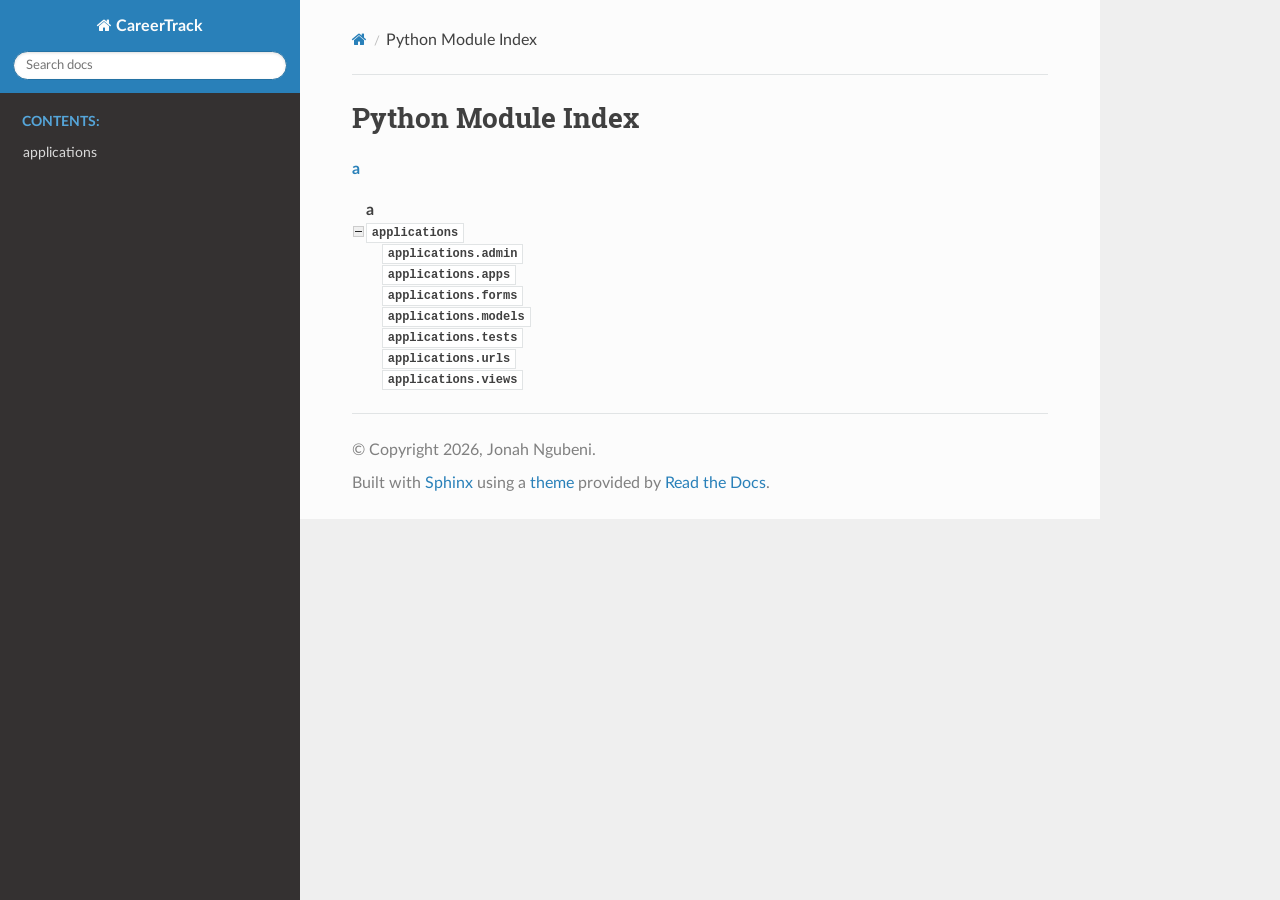
<file: docs/_build/html/py-modindex.html>
<!DOCTYPE html>
<html class="writer-html5" lang="en" data-content_root="./">
<head>
  <meta charset="utf-8" />
  <meta name="viewport" content="width=device-width, initial-scale=1.0" />
  <title>Python Module Index &mdash; CareerTrack 1.0.0 documentation</title>
      <link rel="stylesheet" type="text/css" href="_static/pygments.css?v=b86133f3" />
      <link rel="stylesheet" type="text/css" href="_static/css/theme.css?v=9edc463e" />

  
      <script src="_static/jquery.js?v=5d32c60e"></script>
      <script src="_static/_sphinx_javascript_frameworks_compat.js?v=2cd50e6c"></script>
      <script src="_static/documentation_options.js?v=8d563738"></script>
      <script src="_static/doctools.js?v=fd6eb6e6"></script>
      <script src="_static/sphinx_highlight.js?v=6ffebe34"></script>
    <script src="_static/js/theme.js"></script>
    <link rel="index" title="Index" href="genindex.html" />
    <link rel="search" title="Search" href="search.html" />
 


</head>

<body class="wy-body-for-nav"> 
  <div class="wy-grid-for-nav">
    <nav data-toggle="wy-nav-shift" class="wy-nav-side">
      <div class="wy-side-scroll">
        <div class="wy-side-nav-search" >

          
          
          <a href="index.html" class="icon icon-home">
            CareerTrack
          </a>
<div role="search">
  <form id="rtd-search-form" class="wy-form" action="search.html" method="get">
    <input type="text" name="q" placeholder="Search docs" aria-label="Search docs" />
    <input type="hidden" name="check_keywords" value="yes" />
    <input type="hidden" name="area" value="default" />
  </form>
</div>
        </div><div class="wy-menu wy-menu-vertical" data-spy="affix" role="navigation" aria-label="Navigation menu">
              <p class="caption" role="heading"><span class="caption-text">Contents:</span></p>
<ul>
<li class="toctree-l1"><a class="reference internal" href="modules.html">applications</a></li>
</ul>

        </div>
      </div>
    </nav>

    <section data-toggle="wy-nav-shift" class="wy-nav-content-wrap"><nav class="wy-nav-top" aria-label="Mobile navigation menu" >
          <i data-toggle="wy-nav-top" class="fa fa-bars"></i>
          <a href="index.html">CareerTrack</a>
      </nav>

      <div class="wy-nav-content">
        <div class="rst-content">
          <div role="navigation" aria-label="Page navigation">
  <ul class="wy-breadcrumbs">
      <li><a href="index.html" class="icon icon-home" aria-label="Home"></a></li>
      <li class="breadcrumb-item active">Python Module Index</li>
      <li class="wy-breadcrumbs-aside">
      </li>
  </ul>
  <hr/>
</div>
          <div role="main" class="document" itemscope="itemscope" itemtype="http://schema.org/Article">
           <div itemprop="articleBody">
             

   <h1>Python Module Index</h1>

   <div class="modindex-jumpbox">
   <a href="#cap-a"><strong>a</strong></a>
   </div>

   <table class="indextable modindextable">
     <tr class="pcap"><td></td><td>&#160;</td><td></td></tr>
     <tr class="cap" id="cap-a"><td></td><td>
       <strong>a</strong></td><td></td></tr>
     <tr>
       <td><img src="_static/minus.png" class="toggler"
              id="toggle-1" style="display: none" alt="-" /></td>
       <td>
       <a href="applications.html#module-applications"><code class="xref">applications</code></a></td><td>
       <em></em></td></tr>
     <tr class="cg-1">
       <td></td>
       <td>&#160;&#160;&#160;
       <a href="applications.html#module-applications.admin"><code class="xref">applications.admin</code></a></td><td>
       <em></em></td></tr>
     <tr class="cg-1">
       <td></td>
       <td>&#160;&#160;&#160;
       <a href="applications.html#module-applications.apps"><code class="xref">applications.apps</code></a></td><td>
       <em></em></td></tr>
     <tr class="cg-1">
       <td></td>
       <td>&#160;&#160;&#160;
       <a href="applications.html#module-applications.forms"><code class="xref">applications.forms</code></a></td><td>
       <em></em></td></tr>
     <tr class="cg-1">
       <td></td>
       <td>&#160;&#160;&#160;
       <a href="applications.html#module-applications.models"><code class="xref">applications.models</code></a></td><td>
       <em></em></td></tr>
     <tr class="cg-1">
       <td></td>
       <td>&#160;&#160;&#160;
       <a href="applications.html#module-applications.tests"><code class="xref">applications.tests</code></a></td><td>
       <em></em></td></tr>
     <tr class="cg-1">
       <td></td>
       <td>&#160;&#160;&#160;
       <a href="applications.html#module-applications.urls"><code class="xref">applications.urls</code></a></td><td>
       <em></em></td></tr>
     <tr class="cg-1">
       <td></td>
       <td>&#160;&#160;&#160;
       <a href="applications.html#module-applications.views"><code class="xref">applications.views</code></a></td><td>
       <em></em></td></tr>
   </table>


           </div>
          </div>
          <footer>

  <hr/>

  <div role="contentinfo">
    <p>&#169; Copyright 2026, Jonah Ngubeni.</p>
  </div>

  Built with <a href="https://www.sphinx-doc.org/">Sphinx</a> using a
    <a href="https://github.com/readthedocs/sphinx_rtd_theme">theme</a>
    provided by <a href="https://readthedocs.org">Read the Docs</a>.
   

</footer>
        </div>
      </div>
    </section>
  </div>
  <script>
      jQuery(function () {
          SphinxRtdTheme.Navigation.enable(true);
      });
  </script> 

</body>
</html>
</file>
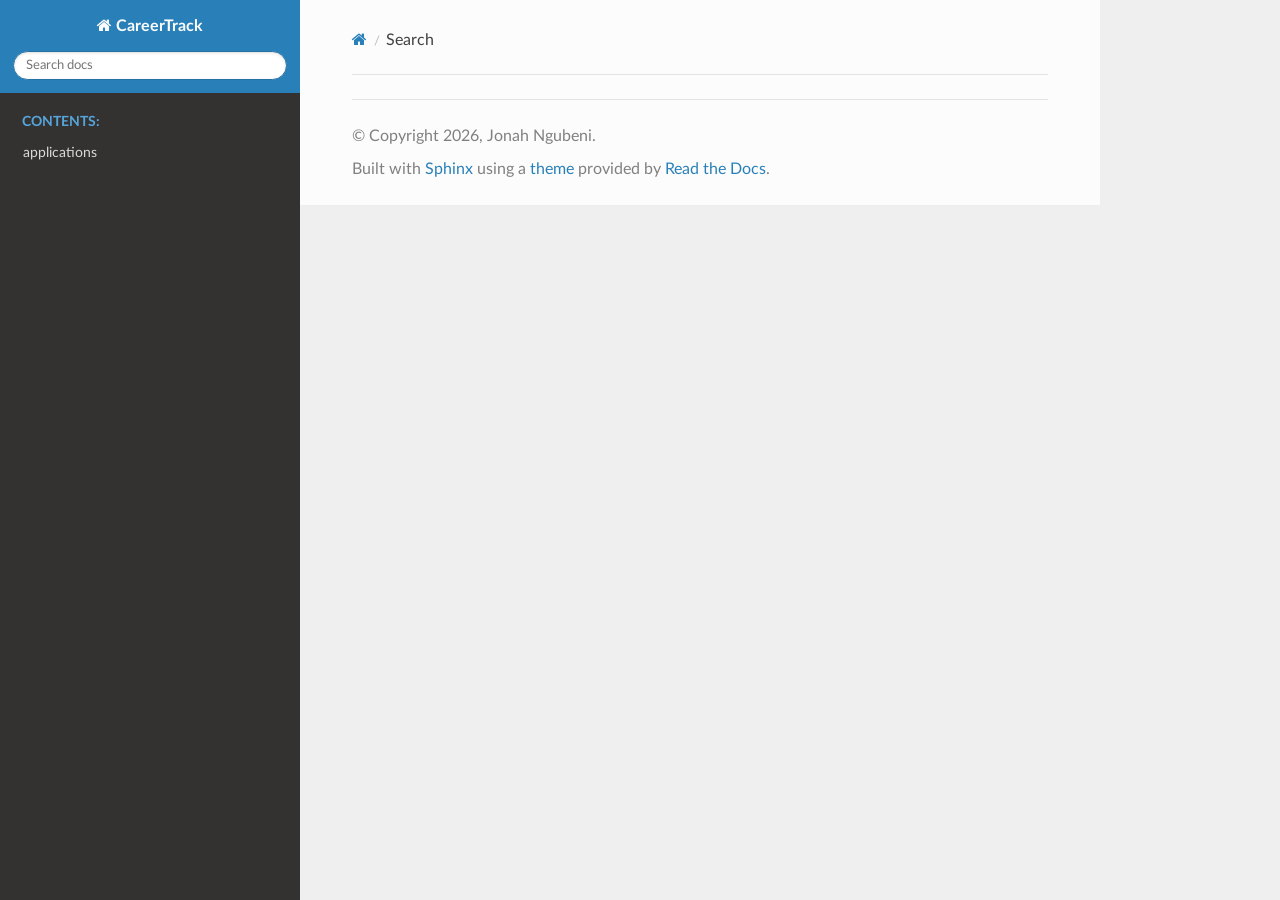
<file: docs/_build/html/search.html>
<!DOCTYPE html>
<html class="writer-html5" lang="en" data-content_root="./">
<head>
  <meta charset="utf-8" />
  <meta name="viewport" content="width=device-width, initial-scale=1.0" />
  <title>Search &mdash; CareerTrack 1.0.0 documentation</title>
      <link rel="stylesheet" type="text/css" href="_static/pygments.css?v=b86133f3" />
      <link rel="stylesheet" type="text/css" href="_static/css/theme.css?v=9edc463e" />

  
    
      <script src="_static/jquery.js?v=5d32c60e"></script>
      <script src="_static/_sphinx_javascript_frameworks_compat.js?v=2cd50e6c"></script>
      <script src="_static/documentation_options.js?v=8d563738"></script>
      <script src="_static/doctools.js?v=fd6eb6e6"></script>
      <script src="_static/sphinx_highlight.js?v=6ffebe34"></script>
    <script src="_static/js/theme.js"></script>
    <script src="_static/searchtools.js"></script>
    <script src="_static/language_data.js"></script>
    <link rel="index" title="Index" href="genindex.html" />
    <link rel="search" title="Search" href="#" /> 
</head>

<body class="wy-body-for-nav"> 
  <div class="wy-grid-for-nav">
    <nav data-toggle="wy-nav-shift" class="wy-nav-side">
      <div class="wy-side-scroll">
        <div class="wy-side-nav-search" >

          
          
          <a href="index.html" class="icon icon-home">
            CareerTrack
          </a>
<div role="search">
  <form id="rtd-search-form" class="wy-form" action="#" method="get">
    <input type="text" name="q" placeholder="Search docs" aria-label="Search docs" />
    <input type="hidden" name="check_keywords" value="yes" />
    <input type="hidden" name="area" value="default" />
  </form>
</div>
        </div><div class="wy-menu wy-menu-vertical" data-spy="affix" role="navigation" aria-label="Navigation menu">
              <p class="caption" role="heading"><span class="caption-text">Contents:</span></p>
<ul>
<li class="toctree-l1"><a class="reference internal" href="modules.html">applications</a></li>
</ul>

        </div>
      </div>
    </nav>

    <section data-toggle="wy-nav-shift" class="wy-nav-content-wrap"><nav class="wy-nav-top" aria-label="Mobile navigation menu" >
          <i data-toggle="wy-nav-top" class="fa fa-bars"></i>
          <a href="index.html">CareerTrack</a>
      </nav>

      <div class="wy-nav-content">
        <div class="rst-content">
          <div role="navigation" aria-label="Page navigation">
  <ul class="wy-breadcrumbs">
      <li><a href="index.html" class="icon icon-home" aria-label="Home"></a></li>
      <li class="breadcrumb-item active">Search</li>
      <li class="wy-breadcrumbs-aside">
      </li>
  </ul>
  <hr/>
</div>
          <div role="main" class="document" itemscope="itemscope" itemtype="http://schema.org/Article">
           <div itemprop="articleBody">
             
  <noscript>
  <div id="fallback" class="admonition warning">
    <p class="last">
      Please activate JavaScript to enable the search functionality.
    </p>
  </div>
  </noscript>

  
  <div id="search-results">
  
  </div>

           </div>
          </div>
          <footer>

  <hr/>

  <div role="contentinfo">
    <p>&#169; Copyright 2026, Jonah Ngubeni.</p>
  </div>

  Built with <a href="https://www.sphinx-doc.org/">Sphinx</a> using a
    <a href="https://github.com/readthedocs/sphinx_rtd_theme">theme</a>
    provided by <a href="https://readthedocs.org">Read the Docs</a>.
   

</footer>
        </div>
      </div>
    </section>
  </div>
  <script>
      jQuery(function () {
          SphinxRtdTheme.Navigation.enable(true);
      });
  </script>
  <script>
    jQuery(function() { Search.loadIndex("searchindex.js"); });
  </script>
  
  <script id="searchindexloader"></script>
   


</body>
</html>
</file>
<file: docs/_build/html/_static/pygments.css>
pre { line-height: 125%; }
td.linenos .normal { color: inherit; background-color: transparent; padding-left: 5px; padding-right: 5px; }
span.linenos { color: inherit; background-color: transparent; padding-left: 5px; padding-right: 5px; }
td.linenos .special { color: #000000; background-color: #ffffc0; padding-left: 5px; padding-right: 5px; }
span.linenos.special { color: #000000; background-color: #ffffc0; padding-left: 5px; padding-right: 5px; }
.highlight .hll { background-color: #ffffcc }
.highlight { background: #f8f8f8; }
.highlight .c { color: #3D7B7B; font-style: italic } /* Comment */
.highlight .err { border: 1px solid #F00 } /* Error */
.highlight .k { color: #008000; font-weight: bold } /* Keyword */
.highlight .o { color: #666 } /* Operator */
.highlight .ch { color: #3D7B7B; font-style: italic } /* Comment.Hashbang */
.highlight .cm { color: #3D7B7B; font-style: italic } /* Comment.Multiline */
.highlight .cp { color: #9C6500 } /* Comment.Preproc */
.highlight .cpf { color: #3D7B7B; font-style: italic } /* Comment.PreprocFile */
.highlight .c1 { color: #3D7B7B; font-style: italic } /* Comment.Single */
.highlight .cs { color: #3D7B7B; font-style: italic } /* Comment.Special */
.highlight .gd { color: #A00000 } /* Generic.Deleted */
.highlight .ge { font-style: italic } /* Generic.Emph */
.highlight .ges { font-weight: bold; font-style: italic } /* Generic.EmphStrong */
.highlight .gr { color: #E40000 } /* Generic.Error */
.highlight .gh { color: #000080; font-weight: bold } /* Generic.Heading */
.highlight .gi { color: #008400 } /* Generic.Inserted */
.highlight .go { color: #717171 } /* Generic.Output */
.highlight .gp { color: #000080; font-weight: bold } /* Generic.Prompt */
.highlight .gs { font-weight: bold } /* Generic.Strong */
.highlight .gu { color: #800080; font-weight: bold } /* Generic.Subheading */
.highlight .gt { color: #04D } /* Generic.Traceback */
.highlight .kc { color: #008000; font-weight: bold } /* Keyword.Constant */
.highlight .kd { color: #008000; font-weight: bold } /* Keyword.Declaration */
.highlight .kn { color: #008000; font-weight: bold } /* Keyword.Namespace */
.highlight .kp { color: #008000 } /* Keyword.Pseudo */
.highlight .kr { color: #008000; font-weight: bold } /* Keyword.Reserved */
.highlight .kt { color: #B00040 } /* Keyword.Type */
.highlight .m { color: #666 } /* Literal.Number */
.highlight .s { color: #BA2121 } /* Literal.String */
.highlight .na { color: #687822 } /* Name.Attribute */
.highlight .nb { color: #008000 } /* Name.Builtin */
.highlight .nc { color: #00F; font-weight: bold } /* Name.Class */
.highlight .no { color: #800 } /* Name.Constant */
.highlight .nd { color: #A2F } /* Name.Decorator */
.highlight .ni { color: #717171; font-weight: bold } /* Name.Entity */
.highlight .ne { color: #CB3F38; font-weight: bold } /* Name.Exception */
.highlight .nf { color: #00F } /* Name.Function */
.highlight .nl { color: #767600 } /* Name.Label */
.highlight .nn { color: #00F; font-weight: bold } /* Name.Namespace */
.highlight .nt { color: #008000; font-weight: bold } /* Name.Tag */
.highlight .nv { color: #19177C } /* Name.Variable */
.highlight .ow { color: #A2F; font-weight: bold } /* Operator.Word */
.highlight .w { color: #BBB } /* Text.Whitespace */
.highlight .mb { color: #666 } /* Literal.Number.Bin */
.highlight .mf { color: #666 } /* Literal.Number.Float */
.highlight .mh { color: #666 } /* Literal.Number.Hex */
.highlight .mi { color: #666 } /* Literal.Number.Integer */
.highlight .mo { color: #666 } /* Literal.Number.Oct */
.highlight .sa { color: #BA2121 } /* Literal.String.Affix */
.highlight .sb { color: #BA2121 } /* Literal.String.Backtick */
.highlight .sc { color: #BA2121 } /* Literal.String.Char */
.highlight .dl { color: #BA2121 } /* Literal.String.Delimiter */
.highlight .sd { color: #BA2121; font-style: italic } /* Literal.String.Doc */
.highlight .s2 { color: #BA2121 } /* Literal.String.Double */
.highlight .se { color: #AA5D1F; font-weight: bold } /* Literal.String.Escape */
.highlight .sh { color: #BA2121 } /* Literal.String.Heredoc */
.highlight .si { color: #A45A77; font-weight: bold } /* Literal.String.Interpol */
.highlight .sx { color: #008000 } /* Literal.String.Other */
.highlight .sr { color: #A45A77 } /* Literal.String.Regex */
.highlight .s1 { color: #BA2121 } /* Literal.String.Single */
.highlight .ss { color: #19177C } /* Literal.String.Symbol */
.highlight .bp { color: #008000 } /* Name.Builtin.Pseudo */
.highlight .fm { color: #00F } /* Name.Function.Magic */
.highlight .vc { color: #19177C } /* Name.Variable.Class */
.highlight .vg { color: #19177C } /* Name.Variable.Global */
.highlight .vi { color: #19177C } /* Name.Variable.Instance */
.highlight .vm { color: #19177C } /* Name.Variable.Magic */
.highlight .il { color: #666 } /* Literal.Number.Integer.Long */
</file>
<file: docs/_build/html/_static/css/theme.css>
html{box-sizing:border-box}*,:after,:before{box-sizing:inherit}article,aside,details,figcaption,figure,footer,header,hgroup,nav,section{display:block}audio,canvas,video{display:inline-block;*display:inline;*zoom:1}[hidden],audio:not([controls]){display:none}*{-webkit-box-sizing:border-box;-moz-box-sizing:border-box;box-sizing:border-box}html{font-size:100%;-webkit-text-size-adjust:100%;-ms-text-size-adjust:100%}body{margin:0}a:active,a:hover{outline:0}abbr[title]{border-bottom:1px dotted}b,strong{font-weight:700}blockquote{margin:0}dfn{font-style:italic}ins{background:#ff9;text-decoration:none}ins,mark{color:#000}mark{background:#ff0;font-style:italic;font-weight:700}.rst-content code,.rst-content tt,code,kbd,pre,samp{font-family:monospace,serif;_font-family:courier new,monospace;font-size:1em}pre{white-space:pre}q{quotes:none}q:after,q:before{content:"";content:none}small{font-size:85%}sub,sup{font-size:75%;line-height:0;position:relative;vertical-align:baseline}sup{top:-.5em}sub{bottom:-.25em}dl,ol,ul{margin:0;padding:0;list-style:none;list-style-image:none}li{list-style:none}dd{margin:0}img{border:0;-ms-interpolation-mode:bicubic;vertical-align:middle;max-width:100%}svg:not(:root){overflow:hidden}figure,form{margin:0}label{cursor:pointer}button,input,select,textarea{font-size:100%;margin:0;vertical-align:baseline;*vertical-align:middle}button,input{line-height:normal}button,input[type=button],input[type=reset],input[type=submit]{cursor:pointer;-webkit-appearance:button;*overflow:visible}button[disabled],input[disabled]{cursor:default}input[type=search]{-webkit-appearance:textfield;-moz-box-sizing:content-box;-webkit-box-sizing:content-box;box-sizing:content-box}textarea{resize:vertical}table{border-collapse:collapse;border-spacing:0}td{vertical-align:top}.chromeframe{margin:.2em 0;background:#ccc;color:#000;padding:.2em 0}.ir{display:block;border:0;text-indent:-999em;overflow:hidden;background-color:transparent;background-repeat:no-repeat;text-align:left;direction:ltr;*line-height:0}.ir br{display:none}.hidden{display:none!important;visibility:hidden}.visuallyhidden{border:0;clip:rect(0 0 0 0);height:1px;margin:-1px;overflow:hidden;padding:0;position:absolute;width:1px}.visuallyhidden.focusable:active,.visuallyhidden.focusable:focus{clip:auto;height:auto;margin:0;overflow:visible;position:static;width:auto}.invisible{visibility:hidden}.relative{position:relative}big,small{font-size:100%}@media print{body,html,section{background:none!important}*{box-shadow:none!important;text-shadow:none!important;filter:none!important;-ms-filter:none!important}a,a:visited{text-decoration:underline}.ir a:after,a[href^="#"]:after,a[href^="javascript:"]:after{content:""}blockquote,pre{page-break-inside:avoid}thead{display:table-header-group}img,tr{page-break-inside:avoid}img{max-width:100%!important}@page{margin:.5cm}.rst-content .toctree-wrapper>p.caption,h2,h3,p{orphans:3;widows:3}.rst-content .toctree-wrapper>p.caption,h2,h3{page-break-after:avoid}}.btn,.fa:before,.icon:before,.rst-content .admonition,.rst-content .admonition-title:before,.rst-content .admonition-todo,.rst-content .attention,.rst-content .caution,.rst-content .code-block-caption .headerlink:before,.rst-content .danger,.rst-content .eqno .headerlink:before,.rst-content .error,.rst-content .hint,.rst-content .important,.rst-content .note,.rst-content .seealso,.rst-content .tip,.rst-content .warning,.rst-content code.download span:first-child:before,.rst-content dl dt .headerlink:before,.rst-content h1 .headerlink:before,.rst-content h2 .headerlink:before,.rst-content h3 .headerlink:before,.rst-content h4 .headerlink:before,.rst-content h5 .headerlink:before,.rst-content h6 .headerlink:before,.rst-content p.caption .headerlink:before,.rst-content p .headerlink:before,.rst-content table>caption .headerlink:before,.rst-content tt.download span:first-child:before,.wy-alert,.wy-dropdown .caret:before,.wy-inline-validate.wy-inline-validate-danger .wy-input-context:before,.wy-inline-validate.wy-inline-validate-info .wy-input-context:before,.wy-inline-validate.wy-inline-validate-success .wy-input-context:before,.wy-inline-validate.wy-inline-validate-warning .wy-input-context:before,.wy-menu-vertical li.current>a button.toctree-expand:before,.wy-menu-vertical li.on a button.toctree-expand:before,.wy-menu-vertical li button.toctree-expand:before,input[type=color],input[type=date],input[type=datetime-local],input[type=datetime],input[type=email],input[type=month],input[type=number],input[type=password],input[type=search],input[type=tel],input[type=text],input[type=time],input[type=url],input[type=week],select,textarea{-webkit-font-smoothing:antialiased}.clearfix{*zoom:1}.clearfix:after,.clearfix:before{display:table;content:""}.clearfix:after{clear:both}/*!
 *  Font Awesome 4.7.0 by @davegandy - http://fontawesome.io - @fontawesome
 *  License - http://fontawesome.io/license (Font: SIL OFL 1.1, CSS: MIT License)
 */@font-face{font-family:FontAwesome;src:url(fonts/fontawesome-webfont.eot?674f50d287a8c48dc19ba404d20fe713);src:url(fonts/fontawesome-webfont.eot?674f50d287a8c48dc19ba404d20fe713?#iefix&v=4.7.0) format("embedded-opentype"),url(fonts/fontawesome-webfont.woff2?af7ae505a9eed503f8b8e6982036873e) format("woff2"),url(fonts/fontawesome-webfont.woff?fee66e712a8a08eef5805a46892932ad) format("woff"),url(fonts/fontawesome-webfont.ttf?b06871f281fee6b241d60582ae9369b9) format("truetype"),url(fonts/fontawesome-webfont.svg?912ec66d7572ff821749319396470bde#fontawesomeregular) format("svg");font-weight:400;font-style:normal}.fa,.icon,.rst-content .admonition-title,.rst-content .code-block-caption .headerlink,.rst-content .eqno .headerlink,.rst-content code.download span:first-child,.rst-content dl dt .headerlink,.rst-content h1 .headerlink,.rst-content h2 .headerlink,.rst-content h3 .headerlink,.rst-content h4 .headerlink,.rst-content h5 .headerlink,.rst-content h6 .headerlink,.rst-content p.caption .headerlink,.rst-content p .headerlink,.rst-content table>caption .headerlink,.rst-content tt.download span:first-child,.wy-menu-vertical li.current>a button.toctree-expand,.wy-menu-vertical li.on a button.toctree-expand,.wy-menu-vertical li button.toctree-expand{display:inline-block;font:normal normal normal 14px/1 FontAwesome;font-size:inherit;text-rendering:auto;-webkit-font-smoothing:antialiased;-moz-osx-font-smoothing:grayscale}.fa-lg{font-size:1.33333em;line-height:.75em;vertical-align:-15%}.fa-2x{font-size:2em}.fa-3x{font-size:3em}.fa-4x{font-size:4em}.fa-5x{font-size:5em}.fa-fw{width:1.28571em;text-align:center}.fa-ul{padding-left:0;margin-left:2.14286em;list-style-type:none}.fa-ul>li{position:relative}.fa-li{position:absolute;left:-2.14286em;width:2.14286em;top:.14286em;text-align:center}.fa-li.fa-lg{left:-1.85714em}.fa-border{padding:.2em .25em .15em;border:.08em solid #eee;border-radius:.1em}.fa-pull-left{float:left}.fa-pull-right{float:right}.fa-pull-left.icon,.fa.fa-pull-left,.rst-content .code-block-caption .fa-pull-left.headerlink,.rst-content .eqno .fa-pull-left.headerlink,.rst-content .fa-pull-left.admonition-title,.rst-content code.download span.fa-pull-left:first-child,.rst-content dl dt .fa-pull-left.headerlink,.rst-content h1 .fa-pull-left.headerlink,.rst-content h2 .fa-pull-left.headerlink,.rst-content h3 .fa-pull-left.headerlink,.rst-content h4 .fa-pull-left.headerlink,.rst-content h5 .fa-pull-left.headerlink,.rst-content h6 .fa-pull-left.headerlink,.rst-content p .fa-pull-left.headerlink,.rst-content table>caption .fa-pull-left.headerlink,.rst-content tt.download span.fa-pull-left:first-child,.wy-menu-vertical li.current>a button.fa-pull-left.toctree-expand,.wy-menu-vertical li.on a button.fa-pull-left.toctree-expand,.wy-menu-vertical li button.fa-pull-left.toctree-expand{margin-right:.3em}.fa-pull-right.icon,.fa.fa-pull-right,.rst-content .code-block-caption .fa-pull-right.headerlink,.rst-content .eqno .fa-pull-right.headerlink,.rst-content .fa-pull-right.admonition-title,.rst-content code.download span.fa-pull-right:first-child,.rst-content dl dt .fa-pull-right.headerlink,.rst-content h1 .fa-pull-right.headerlink,.rst-content h2 .fa-pull-right.headerlink,.rst-content h3 .fa-pull-right.headerlink,.rst-content h4 .fa-pull-right.headerlink,.rst-content h5 .fa-pull-right.headerlink,.rst-content h6 .fa-pull-right.headerlink,.rst-content p .fa-pull-right.headerlink,.rst-content table>caption .fa-pull-right.headerlink,.rst-content tt.download span.fa-pull-right:first-child,.wy-menu-vertical li.current>a button.fa-pull-right.toctree-expand,.wy-menu-vertical li.on a button.fa-pull-right.toctree-expand,.wy-menu-vertical li button.fa-pull-right.toctree-expand{margin-left:.3em}.pull-right{float:right}.pull-left{float:left}.fa.pull-left,.pull-left.icon,.rst-content .code-block-caption .pull-left.headerlink,.rst-content .eqno .pull-left.headerlink,.rst-content .pull-left.admonition-title,.rst-content code.download span.pull-left:first-child,.rst-content dl dt .pull-left.headerlink,.rst-content h1 .pull-left.headerlink,.rst-content h2 .pull-left.headerlink,.rst-content h3 .pull-left.headerlink,.rst-content h4 .pull-left.headerlink,.rst-content h5 .pull-left.headerlink,.rst-content h6 .pull-left.headerlink,.rst-content p .pull-left.headerlink,.rst-content table>caption .pull-left.headerlink,.rst-content tt.download span.pull-left:first-child,.wy-menu-vertical li.current>a button.pull-left.toctree-expand,.wy-menu-vertical li.on a button.pull-left.toctree-expand,.wy-menu-vertical li button.pull-left.toctree-expand{margin-right:.3em}.fa.pull-right,.pull-right.icon,.rst-content .code-block-caption .pull-right.headerlink,.rst-content .eqno .pull-right.headerlink,.rst-content .pull-right.admonition-title,.rst-content code.download span.pull-right:first-child,.rst-content dl dt .pull-right.headerlink,.rst-content h1 .pull-right.headerlink,.rst-content h2 .pull-right.headerlink,.rst-content h3 .pull-right.headerlink,.rst-content h4 .pull-right.headerlink,.rst-content h5 .pull-right.headerlink,.rst-content h6 .pull-right.headerlink,.rst-content p .pull-right.headerlink,.rst-content table>caption .pull-right.headerlink,.rst-content tt.download span.pull-right:first-child,.wy-menu-vertical li.current>a button.pull-right.toctree-expand,.wy-menu-vertical li.on a button.pull-right.toctree-expand,.wy-menu-vertical li button.pull-right.toctree-expand{margin-left:.3em}.fa-spin{-webkit-animation:fa-spin 2s linear infinite;animation:fa-spin 2s linear infinite}.fa-pulse{-webkit-animation:fa-spin 1s steps(8) infinite;animation:fa-spin 1s steps(8) infinite}@-webkit-keyframes fa-spin{0%{-webkit-transform:rotate(0deg);transform:rotate(0deg)}to{-webkit-transform:rotate(359deg);transform:rotate(359deg)}}@keyframes fa-spin{0%{-webkit-transform:rotate(0deg);transform:rotate(0deg)}to{-webkit-transform:rotate(359deg);transform:rotate(359deg)}}.fa-rotate-90{-ms-filter:"progid:DXImageTransform.Microsoft.BasicImage(rotation=1)";-webkit-transform:rotate(90deg);-ms-transform:rotate(90deg);transform:rotate(90deg)}.fa-rotate-180{-ms-filter:"progid:DXImageTransform.Microsoft.BasicImage(rotation=2)";-webkit-transform:rotate(180deg);-ms-transform:rotate(180deg);transform:rotate(180deg)}.fa-rotate-270{-ms-filter:"progid:DXImageTransform.Microsoft.BasicImage(rotation=3)";-webkit-transform:rotate(270deg);-ms-transform:rotate(270deg);transform:rotate(270deg)}.fa-flip-horizontal{-ms-filter:"progid:DXImageTransform.Microsoft.BasicImage(rotation=0, mirror=1)";-webkit-transform:scaleX(-1);-ms-transform:scaleX(-1);transform:scaleX(-1)}.fa-flip-vertical{-ms-filter:"progid:DXImageTransform.Microsoft.BasicImage(rotation=2, mirror=1)";-webkit-transform:scaleY(-1);-ms-transform:scaleY(-1);transform:scaleY(-1)}:root .fa-flip-horizontal,:root .fa-flip-vertical,:root .fa-rotate-90,:root .fa-rotate-180,:root .fa-rotate-270{filter:none}.fa-stack{position:relative;display:inline-block;width:2em;height:2em;line-height:2em;vertical-align:middle}.fa-stack-1x,.fa-stack-2x{position:absolute;left:0;width:100%;text-align:center}.fa-stack-1x{line-height:inherit}.fa-stack-2x{font-size:2em}.fa-inverse{color:#fff}.fa-glass:before{content:""}.fa-music:before{content:""}.fa-search:before,.icon-search:before{content:""}.fa-envelope-o:before{content:""}.fa-heart:before{content:""}.fa-star:before{content:""}.fa-star-o:before{content:""}.fa-user:before{content:""}.fa-film:before{content:""}.fa-th-large:before{content:""}.fa-th:before{content:""}.fa-th-list:before{content:""}.fa-check:before{content:""}.fa-close:before,.fa-remove:before,.fa-times:before{content:""}.fa-search-plus:before{content:""}.fa-search-minus:before{content:""}.fa-power-off:before{content:""}.fa-signal:before{content:""}.fa-cog:before,.fa-gear:before{content:""}.fa-trash-o:before{content:""}.fa-home:before,.icon-home:before{content:""}.fa-file-o:before{content:""}.fa-clock-o:before{content:""}.fa-road:before{content:""}.fa-download:before,.rst-content code.download span:first-child:before,.rst-content tt.download span:first-child:before{content:""}.fa-arrow-circle-o-down:before{content:""}.fa-arrow-circle-o-up:before{content:""}.fa-inbox:before{content:""}.fa-play-circle-o:before{content:""}.fa-repeat:before,.fa-rotate-right:before{content:""}.fa-refresh:before{content:""}.fa-list-alt:before{content:""}.fa-lock:before{content:""}.fa-flag:before{content:""}.fa-headphones:before{content:""}.fa-volume-off:before{content:""}.fa-volume-down:before{content:""}.fa-volume-up:before{content:""}.fa-qrcode:before{content:""}.fa-barcode:before{content:""}.fa-tag:before{content:""}.fa-tags:before{content:""}.fa-book:before,.icon-book:before{content:""}.fa-bookmark:before{content:""}.fa-print:before{content:""}.fa-camera:before{content:""}.fa-font:before{content:""}.fa-bold:before{content:""}.fa-italic:before{content:""}.fa-text-height:before{content:""}.fa-text-width:before{content:""}.fa-align-left:before{content:""}.fa-align-center:before{content:""}.fa-align-right:before{content:""}.fa-align-justify:before{content:""}.fa-list:before{content:""}.fa-dedent:before,.fa-outdent:before{content:""}.fa-indent:before{content:""}.fa-video-camera:before{content:""}.fa-image:before,.fa-photo:before,.fa-picture-o:before{content:""}.fa-pencil:before{content:""}.fa-map-marker:before{content:""}.fa-adjust:before{content:""}.fa-tint:before{content:""}.fa-edit:before,.fa-pencil-square-o:before{content:""}.fa-share-square-o:before{content:""}.fa-check-square-o:before{content:""}.fa-arrows:before{content:""}.fa-step-backward:before{content:""}.fa-fast-backward:before{content:""}.fa-backward:before{content:""}.fa-play:before{content:""}.fa-pause:before{content:""}.fa-stop:before{content:""}.fa-forward:before{content:""}.fa-fast-forward:before{content:""}.fa-step-forward:before{content:""}.fa-eject:before{content:""}.fa-chevron-left:before{content:""}.fa-chevron-right:before{content:""}.fa-plus-circle:before{content:""}.fa-minus-circle:before{content:""}.fa-times-circle:before,.wy-inline-validate.wy-inline-validate-danger .wy-input-context:before{content:""}.fa-check-circle:before,.wy-inline-validate.wy-inline-validate-success .wy-input-context:before{content:""}.fa-question-circle:before{content:""}.fa-info-circle:before{content:""}.fa-crosshairs:before{content:""}.fa-times-circle-o:before{content:""}.fa-check-circle-o:before{content:""}.fa-ban:before{content:""}.fa-arrow-left:before{content:""}.fa-arrow-right:before{content:""}.fa-arrow-up:before{content:""}.fa-arrow-down:before{content:""}.fa-mail-forward:before,.fa-share:before{content:""}.fa-expand:before{content:""}.fa-compress:before{content:""}.fa-plus:before{content:""}.fa-minus:before{content:""}.fa-asterisk:before{content:""}.fa-exclamation-circle:before,.rst-content .admonition-title:before,.wy-inline-validate.wy-inline-validate-info .wy-input-context:before,.wy-inline-validate.wy-inline-validate-warning .wy-input-context:before{content:""}.fa-gift:before{content:""}.fa-leaf:before{content:""}.fa-fire:before,.icon-fire:before{content:""}.fa-eye:before{content:""}.fa-eye-slash:before{content:""}.fa-exclamation-triangle:before,.fa-warning:before{content:""}.fa-plane:before{content:""}.fa-calendar:before{content:""}.fa-random:before{content:""}.fa-comment:before{content:""}.fa-magnet:before{content:""}.fa-chevron-up:before{content:""}.fa-chevron-down:before{content:""}.fa-retweet:before{content:""}.fa-shopping-cart:before{content:""}.fa-folder:before{content:""}.fa-folder-open:before{content:""}.fa-arrows-v:before{content:""}.fa-arrows-h:before{content:""}.fa-bar-chart-o:before,.fa-bar-chart:before{content:""}.fa-twitter-square:before{content:""}.fa-facebook-square:before{content:""}.fa-camera-retro:before{content:""}.fa-key:before{content:""}.fa-cogs:before,.fa-gears:before{content:""}.fa-comments:before{content:""}.fa-thumbs-o-up:before{content:""}.fa-thumbs-o-down:before{content:""}.fa-star-half:before{content:""}.fa-heart-o:before{content:""}.fa-sign-out:before{content:""}.fa-linkedin-square:before{content:""}.fa-thumb-tack:before{content:""}.fa-external-link:before{content:""}.fa-sign-in:before{content:""}.fa-trophy:before{content:""}.fa-github-square:before{content:""}.fa-upload:before{content:""}.fa-lemon-o:before{content:""}.fa-phone:before{content:""}.fa-square-o:before{content:""}.fa-bookmark-o:before{content:""}.fa-phone-square:before{content:""}.fa-twitter:before{content:""}.fa-facebook-f:before,.fa-facebook:before{content:""}.fa-github:before,.icon-github:before{content:""}.fa-unlock:before{content:""}.fa-credit-card:before{content:""}.fa-feed:before,.fa-rss:before{content:""}.fa-hdd-o:before{content:""}.fa-bullhorn:before{content:""}.fa-bell:before{content:""}.fa-certificate:before{content:""}.fa-hand-o-right:before{content:""}.fa-hand-o-left:before{content:""}.fa-hand-o-up:before{content:""}.fa-hand-o-down:before{content:""}.fa-arrow-circle-left:before,.icon-circle-arrow-left:before{content:""}.fa-arrow-circle-right:before,.icon-circle-arrow-right:before{content:""}.fa-arrow-circle-up:before{content:""}.fa-arrow-circle-down:before{content:""}.fa-globe:before{content:""}.fa-wrench:before{content:""}.fa-tasks:before{content:""}.fa-filter:before{content:""}.fa-briefcase:before{content:""}.fa-arrows-alt:before{content:""}.fa-group:before,.fa-users:before{content:""}.fa-chain:before,.fa-link:before,.icon-link:before{content:""}.fa-cloud:before{content:""}.fa-flask:before{content:""}.fa-cut:before,.fa-scissors:before{content:""}.fa-copy:before,.fa-files-o:before{content:""}.fa-paperclip:before{content:""}.fa-floppy-o:before,.fa-save:before{content:""}.fa-square:before{content:""}.fa-bars:before,.fa-navicon:before,.fa-reorder:before{content:""}.fa-list-ul:before{content:""}.fa-list-ol:before{content:""}.fa-strikethrough:before{content:""}.fa-underline:before{content:""}.fa-table:before{content:""}.fa-magic:before{content:""}.fa-truck:before{content:""}.fa-pinterest:before{content:""}.fa-pinterest-square:before{content:""}.fa-google-plus-square:before{content:""}.fa-google-plus:before{content:""}.fa-money:before{content:""}.fa-caret-down:before,.icon-caret-down:before,.wy-dropdown .caret:before{content:""}.fa-caret-up:before{content:""}.fa-caret-left:before{content:""}.fa-caret-right:before{content:""}.fa-columns:before{content:""}.fa-sort:before,.fa-unsorted:before{content:""}.fa-sort-desc:before,.fa-sort-down:before{content:""}.fa-sort-asc:before,.fa-sort-up:before{content:""}.fa-envelope:before{content:""}.fa-linkedin:before{content:""}.fa-rotate-left:before,.fa-undo:before{content:""}.fa-gavel:before,.fa-legal:before{content:""}.fa-dashboard:before,.fa-tachometer:before{content:""}.fa-comment-o:before{content:""}.fa-comments-o:before{content:""}.fa-bolt:before,.fa-flash:before{content:""}.fa-sitemap:before{content:""}.fa-umbrella:before{content:""}.fa-clipboard:before,.fa-paste:before{content:""}.fa-lightbulb-o:before{content:""}.fa-exchange:before{content:""}.fa-cloud-download:before{content:""}.fa-cloud-upload:before{content:""}.fa-user-md:before{content:""}.fa-stethoscope:before{content:""}.fa-suitcase:before{content:""}.fa-bell-o:before{content:""}.fa-coffee:before{content:""}.fa-cutlery:before{content:""}.fa-file-text-o:before{content:""}.fa-building-o:before{content:""}.fa-hospital-o:before{content:""}.fa-ambulance:before{content:""}.fa-medkit:before{content:""}.fa-fighter-jet:before{content:""}.fa-beer:before{content:""}.fa-h-square:before{content:""}.fa-plus-square:before{content:""}.fa-angle-double-left:before{content:""}.fa-angle-double-right:before{content:""}.fa-angle-double-up:before{content:""}.fa-angle-double-down:before{content:""}.fa-angle-left:before{content:""}.fa-angle-right:before{content:""}.fa-angle-up:before{content:""}.fa-angle-down:before{content:""}.fa-desktop:before{content:""}.fa-laptop:before{content:""}.fa-tablet:before{content:""}.fa-mobile-phone:before,.fa-mobile:before{content:""}.fa-circle-o:before{content:""}.fa-quote-left:before{content:""}.fa-quote-right:before{content:""}.fa-spinner:before{content:""}.fa-circle:before{content:""}.fa-mail-reply:before,.fa-reply:before{content:""}.fa-github-alt:before{content:""}.fa-folder-o:before{content:""}.fa-folder-open-o:before{content:""}.fa-smile-o:before{content:""}.fa-frown-o:before{content:""}.fa-meh-o:before{content:""}.fa-gamepad:before{content:""}.fa-keyboard-o:before{content:""}.fa-flag-o:before{content:""}.fa-flag-checkered:before{content:""}.fa-terminal:before{content:""}.fa-code:before{content:""}.fa-mail-reply-all:before,.fa-reply-all:before{content:""}.fa-star-half-empty:before,.fa-star-half-full:before,.fa-star-half-o:before{content:""}.fa-location-arrow:before{content:""}.fa-crop:before{content:""}.fa-code-fork:before{content:""}.fa-chain-broken:before,.fa-unlink:before{content:""}.fa-question:before{content:""}.fa-info:before{content:""}.fa-exclamation:before{content:""}.fa-superscript:before{content:""}.fa-subscript:before{content:""}.fa-eraser:before{content:""}.fa-puzzle-piece:before{content:""}.fa-microphone:before{content:""}.fa-microphone-slash:before{content:""}.fa-shield:before{content:""}.fa-calendar-o:before{content:""}.fa-fire-extinguisher:before{content:""}.fa-rocket:before{content:""}.fa-maxcdn:before{content:""}.fa-chevron-circle-left:before{content:""}.fa-chevron-circle-right:before{content:""}.fa-chevron-circle-up:before{content:""}.fa-chevron-circle-down:before{content:""}.fa-html5:before{content:""}.fa-css3:before{content:""}.fa-anchor:before{content:""}.fa-unlock-alt:before{content:""}.fa-bullseye:before{content:""}.fa-ellipsis-h:before{content:""}.fa-ellipsis-v:before{content:""}.fa-rss-square:before{content:""}.fa-play-circle:before{content:""}.fa-ticket:before{content:""}.fa-minus-square:before{content:""}.fa-minus-square-o:before,.wy-menu-vertical li.current>a button.toctree-expand:before,.wy-menu-vertical li.on a button.toctree-expand:before{content:""}.fa-level-up:before{content:""}.fa-level-down:before{content:""}.fa-check-square:before{content:""}.fa-pencil-square:before{content:""}.fa-external-link-square:before{content:""}.fa-share-square:before{content:""}.fa-compass:before{content:""}.fa-caret-square-o-down:before,.fa-toggle-down:before{content:""}.fa-caret-square-o-up:before,.fa-toggle-up:before{content:""}.fa-caret-square-o-right:before,.fa-toggle-right:before{content:""}.fa-eur:before,.fa-euro:before{content:""}.fa-gbp:before{content:""}.fa-dollar:before,.fa-usd:before{content:""}.fa-inr:before,.fa-rupee:before{content:""}.fa-cny:before,.fa-jpy:before,.fa-rmb:before,.fa-yen:before{content:""}.fa-rouble:before,.fa-rub:before,.fa-ruble:before{content:""}.fa-krw:before,.fa-won:before{content:""}.fa-bitcoin:before,.fa-btc:before{content:""}.fa-file:before{content:""}.fa-file-text:before{content:""}.fa-sort-alpha-asc:before{content:""}.fa-sort-alpha-desc:before{content:""}.fa-sort-amount-asc:before{content:""}.fa-sort-amount-desc:before{content:""}.fa-sort-numeric-asc:before{content:""}.fa-sort-numeric-desc:before{content:""}.fa-thumbs-up:before{content:""}.fa-thumbs-down:before{content:""}.fa-youtube-square:before{content:""}.fa-youtube:before{content:""}.fa-xing:before{content:""}.fa-xing-square:before{content:""}.fa-youtube-play:before{content:""}.fa-dropbox:before{content:""}.fa-stack-overflow:before{content:""}.fa-instagram:before{content:""}.fa-flickr:before{content:""}.fa-adn:before{content:""}.fa-bitbucket:before,.icon-bitbucket:before{content:""}.fa-bitbucket-square:before{content:""}.fa-tumblr:before{content:""}.fa-tumblr-square:before{content:""}.fa-long-arrow-down:before{content:""}.fa-long-arrow-up:before{content:""}.fa-long-arrow-left:before{content:""}.fa-long-arrow-right:before{content:""}.fa-apple:before{content:""}.fa-windows:before{content:""}.fa-android:before{content:""}.fa-linux:before{content:""}.fa-dribbble:before{content:""}.fa-skype:before{content:""}.fa-foursquare:before{content:""}.fa-trello:before{content:""}.fa-female:before{content:""}.fa-male:before{content:""}.fa-gittip:before,.fa-gratipay:before{content:""}.fa-sun-o:before{content:""}.fa-moon-o:before{content:""}.fa-archive:before{content:""}.fa-bug:before{content:""}.fa-vk:before{content:""}.fa-weibo:before{content:""}.fa-renren:before{content:""}.fa-pagelines:before{content:""}.fa-stack-exchange:before{content:""}.fa-arrow-circle-o-right:before{content:""}.fa-arrow-circle-o-left:before{content:""}.fa-caret-square-o-left:before,.fa-toggle-left:before{content:""}.fa-dot-circle-o:before{content:""}.fa-wheelchair:before{content:""}.fa-vimeo-square:before{content:""}.fa-try:before,.fa-turkish-lira:before{content:""}.fa-plus-square-o:before,.wy-menu-vertical li button.toctree-expand:before{content:""}.fa-space-shuttle:before{content:""}.fa-slack:before{content:""}.fa-envelope-square:before{content:""}.fa-wordpress:before{content:""}.fa-openid:before{content:""}.fa-bank:before,.fa-institution:before,.fa-university:before{content:""}.fa-graduation-cap:before,.fa-mortar-board:before{content:""}.fa-yahoo:before{content:""}.fa-google:before{content:""}.fa-reddit:before{content:""}.fa-reddit-square:before{content:""}.fa-stumbleupon-circle:before{content:""}.fa-stumbleupon:before{content:""}.fa-delicious:before{content:""}.fa-digg:before{content:""}.fa-pied-piper-pp:before{content:""}.fa-pied-piper-alt:before{content:""}.fa-drupal:before{content:""}.fa-joomla:before{content:""}.fa-language:before{content:""}.fa-fax:before{content:""}.fa-building:before{content:""}.fa-child:before{content:""}.fa-paw:before{content:""}.fa-spoon:before{content:""}.fa-cube:before{content:""}.fa-cubes:before{content:""}.fa-behance:before{content:""}.fa-behance-square:before{content:""}.fa-steam:before{content:""}.fa-steam-square:before{content:""}.fa-recycle:before{content:""}.fa-automobile:before,.fa-car:before{content:""}.fa-cab:before,.fa-taxi:before{content:""}.fa-tree:before{content:""}.fa-spotify:before{content:""}.fa-deviantart:before{content:""}.fa-soundcloud:before{content:""}.fa-database:before{content:""}.fa-file-pdf-o:before{content:""}.fa-file-word-o:before{content:""}.fa-file-excel-o:before{content:""}.fa-file-powerpoint-o:before{content:""}.fa-file-image-o:before,.fa-file-photo-o:before,.fa-file-picture-o:before{content:""}.fa-file-archive-o:before,.fa-file-zip-o:before{content:""}.fa-file-audio-o:before,.fa-file-sound-o:before{content:""}.fa-file-movie-o:before,.fa-file-video-o:before{content:""}.fa-file-code-o:before{content:""}.fa-vine:before{content:""}.fa-codepen:before{content:""}.fa-jsfiddle:before{content:""}.fa-life-bouy:before,.fa-life-buoy:before,.fa-life-ring:before,.fa-life-saver:before,.fa-support:before{content:""}.fa-circle-o-notch:before{content:""}.fa-ra:before,.fa-rebel:before,.fa-resistance:before{content:""}.fa-empire:before,.fa-ge:before{content:""}.fa-git-square:before{content:""}.fa-git:before{content:""}.fa-hacker-news:before,.fa-y-combinator-square:before,.fa-yc-square:before{content:""}.fa-tencent-weibo:before{content:""}.fa-qq:before{content:""}.fa-wechat:before,.fa-weixin:before{content:""}.fa-paper-plane:before,.fa-send:before{content:""}.fa-paper-plane-o:before,.fa-send-o:before{content:""}.fa-history:before{content:""}.fa-circle-thin:before{content:""}.fa-header:before{content:""}.fa-paragraph:before{content:""}.fa-sliders:before{content:""}.fa-share-alt:before{content:""}.fa-share-alt-square:before{content:""}.fa-bomb:before{content:""}.fa-futbol-o:before,.fa-soccer-ball-o:before{content:""}.fa-tty:before{content:""}.fa-binoculars:before{content:""}.fa-plug:before{content:""}.fa-slideshare:before{content:""}.fa-twitch:before{content:""}.fa-yelp:before{content:""}.fa-newspaper-o:before{content:""}.fa-wifi:before{content:""}.fa-calculator:before{content:""}.fa-paypal:before{content:""}.fa-google-wallet:before{content:""}.fa-cc-visa:before{content:""}.fa-cc-mastercard:before{content:""}.fa-cc-discover:before{content:""}.fa-cc-amex:before{content:""}.fa-cc-paypal:before{content:""}.fa-cc-stripe:before{content:""}.fa-bell-slash:before{content:""}.fa-bell-slash-o:before{content:""}.fa-trash:before{content:""}.fa-copyright:before{content:""}.fa-at:before{content:""}.fa-eyedropper:before{content:""}.fa-paint-brush:before{content:""}.fa-birthday-cake:before{content:""}.fa-area-chart:before{content:""}.fa-pie-chart:before{content:""}.fa-line-chart:before{content:""}.fa-lastfm:before{content:""}.fa-lastfm-square:before{content:""}.fa-toggle-off:before{content:""}.fa-toggle-on:before{content:""}.fa-bicycle:before{content:""}.fa-bus:before{content:""}.fa-ioxhost:before{content:""}.fa-angellist:before{content:""}.fa-cc:before{content:""}.fa-ils:before,.fa-shekel:before,.fa-sheqel:before{content:""}.fa-meanpath:before{content:""}.fa-buysellads:before{content:""}.fa-connectdevelop:before{content:""}.fa-dashcube:before{content:""}.fa-forumbee:before{content:""}.fa-leanpub:before{content:""}.fa-sellsy:before{content:""}.fa-shirtsinbulk:before{content:""}.fa-simplybuilt:before{content:""}.fa-skyatlas:before{content:""}.fa-cart-plus:before{content:""}.fa-cart-arrow-down:before{content:""}.fa-diamond:before{content:""}.fa-ship:before{content:""}.fa-user-secret:before{content:""}.fa-motorcycle:before{content:""}.fa-street-view:before{content:""}.fa-heartbeat:before{content:""}.fa-venus:before{content:""}.fa-mars:before{content:""}.fa-mercury:before{content:""}.fa-intersex:before,.fa-transgender:before{content:""}.fa-transgender-alt:before{content:""}.fa-venus-double:before{content:""}.fa-mars-double:before{content:""}.fa-venus-mars:before{content:""}.fa-mars-stroke:before{content:""}.fa-mars-stroke-v:before{content:""}.fa-mars-stroke-h:before{content:""}.fa-neuter:before{content:""}.fa-genderless:before{content:""}.fa-facebook-official:before{content:""}.fa-pinterest-p:before{content:""}.fa-whatsapp:before{content:""}.fa-server:before{content:""}.fa-user-plus:before{content:""}.fa-user-times:before{content:""}.fa-bed:before,.fa-hotel:before{content:""}.fa-viacoin:before{content:""}.fa-train:before{content:""}.fa-subway:before{content:""}.fa-medium:before{content:""}.fa-y-combinator:before,.fa-yc:before{content:""}.fa-optin-monster:before{content:""}.fa-opencart:before{content:""}.fa-expeditedssl:before{content:""}.fa-battery-4:before,.fa-battery-full:before,.fa-battery:before{content:""}.fa-battery-3:before,.fa-battery-three-quarters:before{content:""}.fa-battery-2:before,.fa-battery-half:before{content:""}.fa-battery-1:before,.fa-battery-quarter:before{content:""}.fa-battery-0:before,.fa-battery-empty:before{content:""}.fa-mouse-pointer:before{content:""}.fa-i-cursor:before{content:""}.fa-object-group:before{content:""}.fa-object-ungroup:before{content:""}.fa-sticky-note:before{content:""}.fa-sticky-note-o:before{content:""}.fa-cc-jcb:before{content:""}.fa-cc-diners-club:before{content:""}.fa-clone:before{content:""}.fa-balance-scale:before{content:""}.fa-hourglass-o:before{content:""}.fa-hourglass-1:before,.fa-hourglass-start:before{content:""}.fa-hourglass-2:before,.fa-hourglass-half:before{content:""}.fa-hourglass-3:before,.fa-hourglass-end:before{content:""}.fa-hourglass:before{content:""}.fa-hand-grab-o:before,.fa-hand-rock-o:before{content:""}.fa-hand-paper-o:before,.fa-hand-stop-o:before{content:""}.fa-hand-scissors-o:before{content:""}.fa-hand-lizard-o:before{content:""}.fa-hand-spock-o:before{content:""}.fa-hand-pointer-o:before{content:""}.fa-hand-peace-o:before{content:""}.fa-trademark:before{content:""}.fa-registered:before{content:""}.fa-creative-commons:before{content:""}.fa-gg:before{content:""}.fa-gg-circle:before{content:""}.fa-tripadvisor:before{content:""}.fa-odnoklassniki:before{content:""}.fa-odnoklassniki-square:before{content:""}.fa-get-pocket:before{content:""}.fa-wikipedia-w:before{content:""}.fa-safari:before{content:""}.fa-chrome:before{content:""}.fa-firefox:before{content:""}.fa-opera:before{content:""}.fa-internet-explorer:before{content:""}.fa-television:before,.fa-tv:before{content:""}.fa-contao:before{content:""}.fa-500px:before{content:""}.fa-amazon:before{content:""}.fa-calendar-plus-o:before{content:""}.fa-calendar-minus-o:before{content:""}.fa-calendar-times-o:before{content:""}.fa-calendar-check-o:before{content:""}.fa-industry:before{content:""}.fa-map-pin:before{content:""}.fa-map-signs:before{content:""}.fa-map-o:before{content:""}.fa-map:before{content:""}.fa-commenting:before{content:""}.fa-commenting-o:before{content:""}.fa-houzz:before{content:""}.fa-vimeo:before{content:""}.fa-black-tie:before{content:""}.fa-fonticons:before{content:""}.fa-reddit-alien:before{content:""}.fa-edge:before{content:""}.fa-credit-card-alt:before{content:""}.fa-codiepie:before{content:""}.fa-modx:before{content:""}.fa-fort-awesome:before{content:""}.fa-usb:before{content:""}.fa-product-hunt:before{content:""}.fa-mixcloud:before{content:""}.fa-scribd:before{content:""}.fa-pause-circle:before{content:""}.fa-pause-circle-o:before{content:""}.fa-stop-circle:before{content:""}.fa-stop-circle-o:before{content:""}.fa-shopping-bag:before{content:""}.fa-shopping-basket:before{content:""}.fa-hashtag:before{content:""}.fa-bluetooth:before{content:""}.fa-bluetooth-b:before{content:""}.fa-percent:before{content:""}.fa-gitlab:before,.icon-gitlab:before{content:""}.fa-wpbeginner:before{content:""}.fa-wpforms:before{content:""}.fa-envira:before{content:""}.fa-universal-access:before{content:""}.fa-wheelchair-alt:before{content:""}.fa-question-circle-o:before{content:""}.fa-blind:before{content:""}.fa-audio-description:before{content:""}.fa-volume-control-phone:before{content:""}.fa-braille:before{content:""}.fa-assistive-listening-systems:before{content:""}.fa-american-sign-language-interpreting:before,.fa-asl-interpreting:before{content:""}.fa-deaf:before,.fa-deafness:before,.fa-hard-of-hearing:before{content:""}.fa-glide:before{content:""}.fa-glide-g:before{content:""}.fa-sign-language:before,.fa-signing:before{content:""}.fa-low-vision:before{content:""}.fa-viadeo:before{content:""}.fa-viadeo-square:before{content:""}.fa-snapchat:before{content:""}.fa-snapchat-ghost:before{content:""}.fa-snapchat-square:before{content:""}.fa-pied-piper:before{content:""}.fa-first-order:before{content:""}.fa-yoast:before{content:""}.fa-themeisle:before{content:""}.fa-google-plus-circle:before,.fa-google-plus-official:before{content:""}.fa-fa:before,.fa-font-awesome:before{content:""}.fa-handshake-o:before{content:""}.fa-envelope-open:before{content:""}.fa-envelope-open-o:before{content:""}.fa-linode:before{content:""}.fa-address-book:before{content:""}.fa-address-book-o:before{content:""}.fa-address-card:before,.fa-vcard:before{content:""}.fa-address-card-o:before,.fa-vcard-o:before{content:""}.fa-user-circle:before{content:""}.fa-user-circle-o:before{content:""}.fa-user-o:before{content:""}.fa-id-badge:before{content:""}.fa-drivers-license:before,.fa-id-card:before{content:""}.fa-drivers-license-o:before,.fa-id-card-o:before{content:""}.fa-quora:before{content:""}.fa-free-code-camp:before{content:""}.fa-telegram:before{content:""}.fa-thermometer-4:before,.fa-thermometer-full:before,.fa-thermometer:before{content:""}.fa-thermometer-3:before,.fa-thermometer-three-quarters:before{content:""}.fa-thermometer-2:before,.fa-thermometer-half:before{content:""}.fa-thermometer-1:before,.fa-thermometer-quarter:before{content:""}.fa-thermometer-0:before,.fa-thermometer-empty:before{content:""}.fa-shower:before{content:""}.fa-bath:before,.fa-bathtub:before,.fa-s15:before{content:""}.fa-podcast:before{content:""}.fa-window-maximize:before{content:""}.fa-window-minimize:before{content:""}.fa-window-restore:before{content:""}.fa-times-rectangle:before,.fa-window-close:before{content:""}.fa-times-rectangle-o:before,.fa-window-close-o:before{content:""}.fa-bandcamp:before{content:""}.fa-grav:before{content:""}.fa-etsy:before{content:""}.fa-imdb:before{content:""}.fa-ravelry:before{content:""}.fa-eercast:before{content:""}.fa-microchip:before{content:""}.fa-snowflake-o:before{content:""}.fa-superpowers:before{content:""}.fa-wpexplorer:before{content:""}.fa-meetup:before{content:""}.sr-only{position:absolute;width:1px;height:1px;padding:0;margin:-1px;overflow:hidden;clip:rect(0,0,0,0);border:0}.sr-only-focusable:active,.sr-only-focusable:focus{position:static;width:auto;height:auto;margin:0;overflow:visible;clip:auto}.fa,.icon,.rst-content .admonition-title,.rst-content .code-block-caption .headerlink,.rst-content .eqno .headerlink,.rst-content code.download span:first-child,.rst-content dl dt .headerlink,.rst-content h1 .headerlink,.rst-content h2 .headerlink,.rst-content h3 .headerlink,.rst-content h4 .headerlink,.rst-content h5 .headerlink,.rst-content h6 .headerlink,.rst-content p.caption .headerlink,.rst-content p .headerlink,.rst-content table>caption .headerlink,.rst-content tt.download span:first-child,.wy-dropdown .caret,.wy-inline-validate.wy-inline-validate-danger .wy-input-context,.wy-inline-validate.wy-inline-validate-info .wy-input-context,.wy-inline-validate.wy-inline-validate-success .wy-input-context,.wy-inline-validate.wy-inline-validate-warning .wy-input-context,.wy-menu-vertical li.current>a button.toctree-expand,.wy-menu-vertical li.on a button.toctree-expand,.wy-menu-vertical li button.toctree-expand{font-family:inherit}.fa:before,.icon:before,.rst-content .admonition-title:before,.rst-content .code-block-caption .headerlink:before,.rst-content .eqno .headerlink:before,.rst-content code.download span:first-child:before,.rst-content dl dt .headerlink:before,.rst-content h1 .headerlink:before,.rst-content h2 .headerlink:before,.rst-content h3 .headerlink:before,.rst-content h4 .headerlink:before,.rst-content h5 .headerlink:before,.rst-content h6 .headerlink:before,.rst-content p.caption .headerlink:before,.rst-content p .headerlink:before,.rst-content table>caption .headerlink:before,.rst-content tt.download span:first-child:before,.wy-dropdown .caret:before,.wy-inline-validate.wy-inline-validate-danger .wy-input-context:before,.wy-inline-validate.wy-inline-validate-info .wy-input-context:before,.wy-inline-validate.wy-inline-validate-success .wy-input-context:before,.wy-inline-validate.wy-inline-validate-warning .wy-input-context:before,.wy-menu-vertical li.current>a button.toctree-expand:before,.wy-menu-vertical li.on a button.toctree-expand:before,.wy-menu-vertical li button.toctree-expand:before{font-family:FontAwesome;display:inline-block;font-style:normal;font-weight:400;line-height:1;text-decoration:inherit}.rst-content .code-block-caption a .headerlink,.rst-content .eqno a .headerlink,.rst-content a .admonition-title,.rst-content code.download a span:first-child,.rst-content dl dt a .headerlink,.rst-content h1 a .headerlink,.rst-content h2 a .headerlink,.rst-content h3 a .headerlink,.rst-content h4 a .headerlink,.rst-content h5 a .headerlink,.rst-content h6 a .headerlink,.rst-content p.caption a .headerlink,.rst-content p a .headerlink,.rst-content table>caption a .headerlink,.rst-content tt.download a span:first-child,.wy-menu-vertical li.current>a button.toctree-expand,.wy-menu-vertical li.on a button.toctree-expand,.wy-menu-vertical li a button.toctree-expand,a .fa,a .icon,a .rst-content .admonition-title,a .rst-content .code-block-caption .headerlink,a .rst-content .eqno .headerlink,a .rst-content code.download span:first-child,a .rst-content dl dt .headerlink,a .rst-content h1 .headerlink,a .rst-content h2 .headerlink,a .rst-content h3 .headerlink,a .rst-content h4 .headerlink,a .rst-content h5 .headerlink,a .rst-content h6 .headerlink,a .rst-content p.caption .headerlink,a .rst-content p .headerlink,a .rst-content table>caption .headerlink,a .rst-content tt.download span:first-child,a .wy-menu-vertical li button.toctree-expand{display:inline-block;text-decoration:inherit}.btn .fa,.btn .icon,.btn .rst-content .admonition-title,.btn .rst-content .code-block-caption .headerlink,.btn .rst-content .eqno .headerlink,.btn .rst-content code.download span:first-child,.btn .rst-content dl dt .headerlink,.btn .rst-content h1 .headerlink,.btn .rst-content h2 .headerlink,.btn .rst-content h3 .headerlink,.btn .rst-content h4 .headerlink,.btn .rst-content h5 .headerlink,.btn .rst-content h6 .headerlink,.btn .rst-content p .headerlink,.btn .rst-content table>caption .headerlink,.btn .rst-content tt.download span:first-child,.btn .wy-menu-vertical li.current>a button.toctree-expand,.btn .wy-menu-vertical li.on a button.toctree-expand,.btn .wy-menu-vertical li button.toctree-expand,.nav .fa,.nav .icon,.nav .rst-content .admonition-title,.nav .rst-content .code-block-caption .headerlink,.nav .rst-content .eqno .headerlink,.nav .rst-content code.download span:first-child,.nav .rst-content dl dt .headerlink,.nav .rst-content h1 .headerlink,.nav .rst-content h2 .headerlink,.nav .rst-content h3 .headerlink,.nav .rst-content h4 .headerlink,.nav .rst-content h5 .headerlink,.nav .rst-content h6 .headerlink,.nav .rst-content p .headerlink,.nav .rst-content table>caption .headerlink,.nav .rst-content tt.download span:first-child,.nav .wy-menu-vertical li.current>a button.toctree-expand,.nav .wy-menu-vertical li.on a button.toctree-expand,.nav .wy-menu-vertical li button.toctree-expand,.rst-content .btn .admonition-title,.rst-content .code-block-caption .btn .headerlink,.rst-content .code-block-caption .nav .headerlink,.rst-content .eqno .btn .headerlink,.rst-content .eqno .nav .headerlink,.rst-content .nav .admonition-title,.rst-content code.download .btn span:first-child,.rst-content code.download .nav span:first-child,.rst-content dl dt .btn .headerlink,.rst-content dl dt .nav .headerlink,.rst-content h1 .btn .headerlink,.rst-content h1 .nav .headerlink,.rst-content h2 .btn .headerlink,.rst-content h2 .nav .headerlink,.rst-content h3 .btn .headerlink,.rst-content h3 .nav .headerlink,.rst-content h4 .btn .headerlink,.rst-content h4 .nav .headerlink,.rst-content h5 .btn .headerlink,.rst-content h5 .nav .headerlink,.rst-content h6 .btn .headerlink,.rst-content h6 .nav .headerlink,.rst-content p .btn .headerlink,.rst-content p .nav .headerlink,.rst-content table>caption .btn .headerlink,.rst-content table>caption .nav .headerlink,.rst-content tt.download .btn span:first-child,.rst-content tt.download .nav span:first-child,.wy-menu-vertical li .btn button.toctree-expand,.wy-menu-vertical li.current>a .btn button.toctree-expand,.wy-menu-vertical li.current>a .nav button.toctree-expand,.wy-menu-vertical li .nav button.toctree-expand,.wy-menu-vertical li.on a .btn button.toctree-expand,.wy-menu-vertical li.on a .nav button.toctree-expand{display:inline}.btn .fa-large.icon,.btn .fa.fa-large,.btn .rst-content .code-block-caption .fa-large.headerlink,.btn .rst-content .eqno .fa-large.headerlink,.btn .rst-content .fa-large.admonition-title,.btn .rst-content code.download span.fa-large:first-child,.btn .rst-content dl dt .fa-large.headerlink,.btn .rst-content h1 .fa-large.headerlink,.btn .rst-content h2 .fa-large.headerlink,.btn .rst-content h3 .fa-large.headerlink,.btn .rst-content h4 .fa-large.headerlink,.btn .rst-content h5 .fa-large.headerlink,.btn .rst-content h6 .fa-large.headerlink,.btn .rst-content p .fa-large.headerlink,.btn .rst-content table>caption .fa-large.headerlink,.btn .rst-content tt.download span.fa-large:first-child,.btn .wy-menu-vertical li button.fa-large.toctree-expand,.nav .fa-large.icon,.nav .fa.fa-large,.nav .rst-content .code-block-caption .fa-large.headerlink,.nav .rst-content .eqno .fa-large.headerlink,.nav .rst-content .fa-large.admonition-title,.nav .rst-content code.download span.fa-large:first-child,.nav .rst-content dl dt .fa-large.headerlink,.nav .rst-content h1 .fa-large.headerlink,.nav .rst-content h2 .fa-large.headerlink,.nav .rst-content h3 .fa-large.headerlink,.nav .rst-content h4 .fa-large.headerlink,.nav .rst-content h5 .fa-large.headerlink,.nav .rst-content h6 .fa-large.headerlink,.nav .rst-content p .fa-large.headerlink,.nav .rst-content table>caption .fa-large.headerlink,.nav .rst-content tt.download span.fa-large:first-child,.nav .wy-menu-vertical li button.fa-large.toctree-expand,.rst-content .btn .fa-large.admonition-title,.rst-content .code-block-caption .btn .fa-large.headerlink,.rst-content .code-block-caption .nav .fa-large.headerlink,.rst-content .eqno .btn .fa-large.headerlink,.rst-content .eqno .nav .fa-large.headerlink,.rst-content .nav .fa-large.admonition-title,.rst-content code.download .btn span.fa-large:first-child,.rst-content code.download .nav span.fa-large:first-child,.rst-content dl dt .btn .fa-large.headerlink,.rst-content dl dt .nav .fa-large.headerlink,.rst-content h1 .btn .fa-large.headerlink,.rst-content h1 .nav .fa-large.headerlink,.rst-content h2 .btn .fa-large.headerlink,.rst-content h2 .nav .fa-large.headerlink,.rst-content h3 .btn .fa-large.headerlink,.rst-content h3 .nav .fa-large.headerlink,.rst-content h4 .btn .fa-large.headerlink,.rst-content h4 .nav .fa-large.headerlink,.rst-content h5 .btn .fa-large.headerlink,.rst-content h5 .nav .fa-large.headerlink,.rst-content h6 .btn .fa-large.headerlink,.rst-content h6 .nav .fa-large.headerlink,.rst-content p .btn .fa-large.headerlink,.rst-content p .nav .fa-large.headerlink,.rst-content table>caption .btn .fa-large.headerlink,.rst-content table>caption .nav .fa-large.headerlink,.rst-content tt.download .btn span.fa-large:first-child,.rst-content tt.download .nav span.fa-large:first-child,.wy-menu-vertical li .btn button.fa-large.toctree-expand,.wy-menu-vertical li .nav button.fa-large.toctree-expand{line-height:.9em}.btn .fa-spin.icon,.btn .fa.fa-spin,.btn .rst-content .code-block-caption .fa-spin.headerlink,.btn .rst-content .eqno .fa-spin.headerlink,.btn .rst-content .fa-spin.admonition-title,.btn .rst-content code.download span.fa-spin:first-child,.btn .rst-content dl dt .fa-spin.headerlink,.btn .rst-content h1 .fa-spin.headerlink,.btn .rst-content h2 .fa-spin.headerlink,.btn .rst-content h3 .fa-spin.headerlink,.btn .rst-content h4 .fa-spin.headerlink,.btn .rst-content h5 .fa-spin.headerlink,.btn .rst-content h6 .fa-spin.headerlink,.btn .rst-content p .fa-spin.headerlink,.btn .rst-content table>caption .fa-spin.headerlink,.btn .rst-content tt.download span.fa-spin:first-child,.btn .wy-menu-vertical li button.fa-spin.toctree-expand,.nav .fa-spin.icon,.nav .fa.fa-spin,.nav .rst-content .code-block-caption .fa-spin.headerlink,.nav .rst-content .eqno .fa-spin.headerlink,.nav .rst-content .fa-spin.admonition-title,.nav .rst-content code.download span.fa-spin:first-child,.nav .rst-content dl dt .fa-spin.headerlink,.nav .rst-content h1 .fa-spin.headerlink,.nav .rst-content h2 .fa-spin.headerlink,.nav .rst-content h3 .fa-spin.headerlink,.nav .rst-content h4 .fa-spin.headerlink,.nav .rst-content h5 .fa-spin.headerlink,.nav .rst-content h6 .fa-spin.headerlink,.nav .rst-content p .fa-spin.headerlink,.nav .rst-content table>caption .fa-spin.headerlink,.nav .rst-content tt.download span.fa-spin:first-child,.nav .wy-menu-vertical li button.fa-spin.toctree-expand,.rst-content .btn .fa-spin.admonition-title,.rst-content .code-block-caption .btn .fa-spin.headerlink,.rst-content .code-block-caption .nav .fa-spin.headerlink,.rst-content .eqno .btn .fa-spin.headerlink,.rst-content .eqno .nav .fa-spin.headerlink,.rst-content .nav .fa-spin.admonition-title,.rst-content code.download .btn span.fa-spin:first-child,.rst-content code.download .nav span.fa-spin:first-child,.rst-content dl dt .btn .fa-spin.headerlink,.rst-content dl dt .nav .fa-spin.headerlink,.rst-content h1 .btn .fa-spin.headerlink,.rst-content h1 .nav .fa-spin.headerlink,.rst-content h2 .btn .fa-spin.headerlink,.rst-content h2 .nav .fa-spin.headerlink,.rst-content h3 .btn .fa-spin.headerlink,.rst-content h3 .nav .fa-spin.headerlink,.rst-content h4 .btn .fa-spin.headerlink,.rst-content h4 .nav .fa-spin.headerlink,.rst-content h5 .btn .fa-spin.headerlink,.rst-content h5 .nav .fa-spin.headerlink,.rst-content h6 .btn .fa-spin.headerlink,.rst-content h6 .nav .fa-spin.headerlink,.rst-content p .btn .fa-spin.headerlink,.rst-content p .nav .fa-spin.headerlink,.rst-content table>caption .btn .fa-spin.headerlink,.rst-content table>caption .nav .fa-spin.headerlink,.rst-content tt.download .btn span.fa-spin:first-child,.rst-content tt.download .nav span.fa-spin:first-child,.wy-menu-vertical li .btn button.fa-spin.toctree-expand,.wy-menu-vertical li .nav button.fa-spin.toctree-expand{display:inline-block}.btn.fa:before,.btn.icon:before,.rst-content .btn.admonition-title:before,.rst-content .code-block-caption .btn.headerlink:before,.rst-content .eqno .btn.headerlink:before,.rst-content code.download span.btn:first-child:before,.rst-content dl dt .btn.headerlink:before,.rst-content h1 .btn.headerlink:before,.rst-content h2 .btn.headerlink:before,.rst-content h3 .btn.headerlink:before,.rst-content h4 .btn.headerlink:before,.rst-content h5 .btn.headerlink:before,.rst-content h6 .btn.headerlink:before,.rst-content p .btn.headerlink:before,.rst-content table>caption .btn.headerlink:before,.rst-content tt.download span.btn:first-child:before,.wy-menu-vertical li button.btn.toctree-expand:before{opacity:.5;-webkit-transition:opacity .05s ease-in;-moz-transition:opacity .05s ease-in;transition:opacity .05s ease-in}.btn.fa:hover:before,.btn.icon:hover:before,.rst-content .btn.admonition-title:hover:before,.rst-content .code-block-caption .btn.headerlink:hover:before,.rst-content .eqno .btn.headerlink:hover:before,.rst-content code.download span.btn:first-child:hover:before,.rst-content dl dt .btn.headerlink:hover:before,.rst-content h1 .btn.headerlink:hover:before,.rst-content h2 .btn.headerlink:hover:before,.rst-content h3 .btn.headerlink:hover:before,.rst-content h4 .btn.headerlink:hover:before,.rst-content h5 .btn.headerlink:hover:before,.rst-content h6 .btn.headerlink:hover:before,.rst-content p .btn.headerlink:hover:before,.rst-content table>caption .btn.headerlink:hover:before,.rst-content tt.download span.btn:first-child:hover:before,.wy-menu-vertical li button.btn.toctree-expand:hover:before{opacity:1}.btn-mini .fa:before,.btn-mini .icon:before,.btn-mini .rst-content .admonition-title:before,.btn-mini .rst-content .code-block-caption .headerlink:before,.btn-mini .rst-content .eqno .headerlink:before,.btn-mini .rst-content code.download span:first-child:before,.btn-mini .rst-content dl dt .headerlink:before,.btn-mini .rst-content h1 .headerlink:before,.btn-mini .rst-content h2 .headerlink:before,.btn-mini .rst-content h3 .headerlink:before,.btn-mini .rst-content h4 .headerlink:before,.btn-mini .rst-content h5 .headerlink:before,.btn-mini .rst-content h6 .headerlink:before,.btn-mini .rst-content p .headerlink:before,.btn-mini .rst-content table>caption .headerlink:before,.btn-mini .rst-content tt.download span:first-child:before,.btn-mini .wy-menu-vertical li button.toctree-expand:before,.rst-content .btn-mini .admonition-title:before,.rst-content .code-block-caption .btn-mini .headerlink:before,.rst-content .eqno .btn-mini .headerlink:before,.rst-content code.download .btn-mini span:first-child:before,.rst-content dl dt .btn-mini .headerlink:before,.rst-content h1 .btn-mini .headerlink:before,.rst-content h2 .btn-mini .headerlink:before,.rst-content h3 .btn-mini .headerlink:before,.rst-content h4 .btn-mini .headerlink:before,.rst-content h5 .btn-mini .headerlink:before,.rst-content h6 .btn-mini .headerlink:before,.rst-content p .btn-mini .headerlink:before,.rst-content table>caption .btn-mini .headerlink:before,.rst-content tt.download .btn-mini span:first-child:before,.wy-menu-vertical li .btn-mini button.toctree-expand:before{font-size:14px;vertical-align:-15%}.rst-content .admonition,.rst-content .admonition-todo,.rst-content .attention,.rst-content .caution,.rst-content .danger,.rst-content .error,.rst-content .hint,.rst-content .important,.rst-content .note,.rst-content .seealso,.rst-content .tip,.rst-content .warning,.wy-alert{padding:12px;line-height:24px;margin-bottom:24px;background:#e7f2fa}.rst-content .admonition-title,.wy-alert-title{font-weight:700;display:block;color:#fff;background:#6ab0de;padding:6px 12px;margin:-12px -12px 12px}.rst-content .danger,.rst-content .error,.rst-content .wy-alert-danger.admonition,.rst-content .wy-alert-danger.admonition-todo,.rst-content .wy-alert-danger.attention,.rst-content .wy-alert-danger.caution,.rst-content .wy-alert-danger.hint,.rst-content .wy-alert-danger.important,.rst-content .wy-alert-danger.note,.rst-content .wy-alert-danger.seealso,.rst-content .wy-alert-danger.tip,.rst-content .wy-alert-danger.warning,.wy-alert.wy-alert-danger{background:#fdf3f2}.rst-content .danger .admonition-title,.rst-content .danger .wy-alert-title,.rst-content .error .admonition-title,.rst-content .error .wy-alert-title,.rst-content .wy-alert-danger.admonition-todo .admonition-title,.rst-content .wy-alert-danger.admonition-todo .wy-alert-title,.rst-content .wy-alert-danger.admonition .admonition-title,.rst-content .wy-alert-danger.admonition .wy-alert-title,.rst-content .wy-alert-danger.attention .admonition-title,.rst-content .wy-alert-danger.attention .wy-alert-title,.rst-content .wy-alert-danger.caution .admonition-title,.rst-content .wy-alert-danger.caution .wy-alert-title,.rst-content .wy-alert-danger.hint .admonition-title,.rst-content .wy-alert-danger.hint .wy-alert-title,.rst-content .wy-alert-danger.important .admonition-title,.rst-content .wy-alert-danger.important .wy-alert-title,.rst-content .wy-alert-danger.note .admonition-title,.rst-content .wy-alert-danger.note .wy-alert-title,.rst-content .wy-alert-danger.seealso .admonition-title,.rst-content .wy-alert-danger.seealso .wy-alert-title,.rst-content .wy-alert-danger.tip .admonition-title,.rst-content .wy-alert-danger.tip .wy-alert-title,.rst-content .wy-alert-danger.warning .admonition-title,.rst-content .wy-alert-danger.warning .wy-alert-title,.rst-content .wy-alert.wy-alert-danger .admonition-title,.wy-alert.wy-alert-danger .rst-content .admonition-title,.wy-alert.wy-alert-danger .wy-alert-title{background:#f29f97}.rst-content .admonition-todo,.rst-content .attention,.rst-content .caution,.rst-content .warning,.rst-content .wy-alert-warning.admonition,.rst-content .wy-alert-warning.danger,.rst-content .wy-alert-warning.error,.rst-content .wy-alert-warning.hint,.rst-content .wy-alert-warning.important,.rst-content .wy-alert-warning.note,.rst-content .wy-alert-warning.seealso,.rst-content .wy-alert-warning.tip,.wy-alert.wy-alert-warning{background:#ffedcc}.rst-content .admonition-todo .admonition-title,.rst-content .admonition-todo .wy-alert-title,.rst-content .attention .admonition-title,.rst-content .attention .wy-alert-title,.rst-content .caution .admonition-title,.rst-content .caution .wy-alert-title,.rst-content .warning .admonition-title,.rst-content .warning .wy-alert-title,.rst-content .wy-alert-warning.admonition .admonition-title,.rst-content .wy-alert-warning.admonition .wy-alert-title,.rst-content .wy-alert-warning.danger .admonition-title,.rst-content .wy-alert-warning.danger .wy-alert-title,.rst-content .wy-alert-warning.error .admonition-title,.rst-content .wy-alert-warning.error .wy-alert-title,.rst-content .wy-alert-warning.hint .admonition-title,.rst-content .wy-alert-warning.hint .wy-alert-title,.rst-content .wy-alert-warning.important .admonition-title,.rst-content .wy-alert-warning.important .wy-alert-title,.rst-content .wy-alert-warning.note .admonition-title,.rst-content .wy-alert-warning.note .wy-alert-title,.rst-content .wy-alert-warning.seealso .admonition-title,.rst-content .wy-alert-warning.seealso .wy-alert-title,.rst-content .wy-alert-warning.tip .admonition-title,.rst-content .wy-alert-warning.tip .wy-alert-title,.rst-content .wy-alert.wy-alert-warning .admonition-title,.wy-alert.wy-alert-warning .rst-content .admonition-title,.wy-alert.wy-alert-warning .wy-alert-title{background:#f0b37e}.rst-content .note,.rst-content .seealso,.rst-content .wy-alert-info.admonition,.rst-content .wy-alert-info.admonition-todo,.rst-content .wy-alert-info.attention,.rst-content .wy-alert-info.caution,.rst-content .wy-alert-info.danger,.rst-content .wy-alert-info.error,.rst-content .wy-alert-info.hint,.rst-content .wy-alert-info.important,.rst-content .wy-alert-info.tip,.rst-content .wy-alert-info.warning,.wy-alert.wy-alert-info{background:#e7f2fa}.rst-content .note .admonition-title,.rst-content .note .wy-alert-title,.rst-content .seealso .admonition-title,.rst-content .seealso .wy-alert-title,.rst-content .wy-alert-info.admonition-todo .admonition-title,.rst-content .wy-alert-info.admonition-todo .wy-alert-title,.rst-content .wy-alert-info.admonition .admonition-title,.rst-content .wy-alert-info.admonition .wy-alert-title,.rst-content .wy-alert-info.attention .admonition-title,.rst-content .wy-alert-info.attention .wy-alert-title,.rst-content .wy-alert-info.caution .admonition-title,.rst-content .wy-alert-info.caution .wy-alert-title,.rst-content .wy-alert-info.danger .admonition-title,.rst-content .wy-alert-info.danger .wy-alert-title,.rst-content .wy-alert-info.error .admonition-title,.rst-content .wy-alert-info.error .wy-alert-title,.rst-content .wy-alert-info.hint .admonition-title,.rst-content .wy-alert-info.hint .wy-alert-title,.rst-content .wy-alert-info.important .admonition-title,.rst-content .wy-alert-info.important .wy-alert-title,.rst-content .wy-alert-info.tip .admonition-title,.rst-content .wy-alert-info.tip .wy-alert-title,.rst-content .wy-alert-info.warning .admonition-title,.rst-content .wy-alert-info.warning .wy-alert-title,.rst-content .wy-alert.wy-alert-info .admonition-title,.wy-alert.wy-alert-info .rst-content .admonition-title,.wy-alert.wy-alert-info .wy-alert-title{background:#6ab0de}.rst-content .hint,.rst-content .important,.rst-content .tip,.rst-content .wy-alert-success.admonition,.rst-content .wy-alert-success.admonition-todo,.rst-content .wy-alert-success.attention,.rst-content .wy-alert-success.caution,.rst-content .wy-alert-success.danger,.rst-content .wy-alert-success.error,.rst-content .wy-alert-success.note,.rst-content .wy-alert-success.seealso,.rst-content .wy-alert-success.warning,.wy-alert.wy-alert-success{background:#dbfaf4}.rst-content .hint .admonition-title,.rst-content .hint .wy-alert-title,.rst-content .important .admonition-title,.rst-content .important .wy-alert-title,.rst-content .tip .admonition-title,.rst-content .tip .wy-alert-title,.rst-content .wy-alert-success.admonition-todo .admonition-title,.rst-content .wy-alert-success.admonition-todo .wy-alert-title,.rst-content .wy-alert-success.admonition .admonition-title,.rst-content .wy-alert-success.admonition .wy-alert-title,.rst-content .wy-alert-success.attention .admonition-title,.rst-content .wy-alert-success.attention .wy-alert-title,.rst-content .wy-alert-success.caution .admonition-title,.rst-content .wy-alert-success.caution .wy-alert-title,.rst-content .wy-alert-success.danger .admonition-title,.rst-content .wy-alert-success.danger .wy-alert-title,.rst-content .wy-alert-success.error .admonition-title,.rst-content .wy-alert-success.error .wy-alert-title,.rst-content .wy-alert-success.note .admonition-title,.rst-content .wy-alert-success.note .wy-alert-title,.rst-content .wy-alert-success.seealso .admonition-title,.rst-content .wy-alert-success.seealso .wy-alert-title,.rst-content .wy-alert-success.warning .admonition-title,.rst-content .wy-alert-success.warning .wy-alert-title,.rst-content .wy-alert.wy-alert-success .admonition-title,.wy-alert.wy-alert-success .rst-content .admonition-title,.wy-alert.wy-alert-success .wy-alert-title{background:#1abc9c}.rst-content .wy-alert-neutral.admonition,.rst-content .wy-alert-neutral.admonition-todo,.rst-content .wy-alert-neutral.attention,.rst-content .wy-alert-neutral.caution,.rst-content .wy-alert-neutral.danger,.rst-content .wy-alert-neutral.error,.rst-content .wy-alert-neutral.hint,.rst-content .wy-alert-neutral.important,.rst-content .wy-alert-neutral.note,.rst-content .wy-alert-neutral.seealso,.rst-content .wy-alert-neutral.tip,.rst-content .wy-alert-neutral.warning,.wy-alert.wy-alert-neutral{background:#f3f6f6}.rst-content .wy-alert-neutral.admonition-todo .admonition-title,.rst-content .wy-alert-neutral.admonition-todo .wy-alert-title,.rst-content .wy-alert-neutral.admonition .admonition-title,.rst-content .wy-alert-neutral.admonition .wy-alert-title,.rst-content .wy-alert-neutral.attention .admonition-title,.rst-content .wy-alert-neutral.attention .wy-alert-title,.rst-content .wy-alert-neutral.caution .admonition-title,.rst-content .wy-alert-neutral.caution .wy-alert-title,.rst-content .wy-alert-neutral.danger .admonition-title,.rst-content .wy-alert-neutral.danger .wy-alert-title,.rst-content .wy-alert-neutral.error .admonition-title,.rst-content .wy-alert-neutral.error .wy-alert-title,.rst-content .wy-alert-neutral.hint .admonition-title,.rst-content .wy-alert-neutral.hint .wy-alert-title,.rst-content .wy-alert-neutral.important .admonition-title,.rst-content .wy-alert-neutral.important .wy-alert-title,.rst-content .wy-alert-neutral.note .admonition-title,.rst-content .wy-alert-neutral.note .wy-alert-title,.rst-content .wy-alert-neutral.seealso .admonition-title,.rst-content .wy-alert-neutral.seealso .wy-alert-title,.rst-content .wy-alert-neutral.tip .admonition-title,.rst-content .wy-alert-neutral.tip .wy-alert-title,.rst-content .wy-alert-neutral.warning .admonition-title,.rst-content .wy-alert-neutral.warning .wy-alert-title,.rst-content .wy-alert.wy-alert-neutral .admonition-title,.wy-alert.wy-alert-neutral .rst-content .admonition-title,.wy-alert.wy-alert-neutral .wy-alert-title{color:#404040;background:#e1e4e5}.rst-content .wy-alert-neutral.admonition-todo a,.rst-content .wy-alert-neutral.admonition a,.rst-content .wy-alert-neutral.attention a,.rst-content .wy-alert-neutral.caution a,.rst-content .wy-alert-neutral.danger a,.rst-content .wy-alert-neutral.error a,.rst-content .wy-alert-neutral.hint a,.rst-content .wy-alert-neutral.important a,.rst-content .wy-alert-neutral.note a,.rst-content .wy-alert-neutral.seealso a,.rst-content .wy-alert-neutral.tip a,.rst-content .wy-alert-neutral.warning a,.wy-alert.wy-alert-neutral a{color:#2980b9}.rst-content .admonition-todo p:last-child,.rst-content .admonition p:last-child,.rst-content .attention p:last-child,.rst-content .caution p:last-child,.rst-content .danger p:last-child,.rst-content .error p:last-child,.rst-content .hint p:last-child,.rst-content .important p:last-child,.rst-content .note p:last-child,.rst-content .seealso p:last-child,.rst-content .tip p:last-child,.rst-content .warning p:last-child,.wy-alert p:last-child{margin-bottom:0}.wy-tray-container{position:fixed;bottom:0;left:0;z-index:600}.wy-tray-container li{display:block;width:300px;background:transparent;color:#fff;text-align:center;box-shadow:0 5px 5px 0 rgba(0,0,0,.1);padding:0 24px;min-width:20%;opacity:0;height:0;line-height:56px;overflow:hidden;-webkit-transition:all .3s ease-in;-moz-transition:all .3s ease-in;transition:all .3s ease-in}.wy-tray-container li.wy-tray-item-success{background:#27ae60}.wy-tray-container li.wy-tray-item-info{background:#2980b9}.wy-tray-container li.wy-tray-item-warning{background:#e67e22}.wy-tray-container li.wy-tray-item-danger{background:#e74c3c}.wy-tray-container li.on{opacity:1;height:56px}@media screen and (max-width:768px){.wy-tray-container{bottom:auto;top:0;width:100%}.wy-tray-container li{width:100%}}button{font-size:100%;margin:0;vertical-align:baseline;*vertical-align:middle;cursor:pointer;line-height:normal;-webkit-appearance:button;*overflow:visible}button::-moz-focus-inner,input::-moz-focus-inner{border:0;padding:0}button[disabled]{cursor:default}.btn{display:inline-block;border-radius:2px;line-height:normal;white-space:nowrap;text-align:center;cursor:pointer;font-size:100%;padding:6px 12px 8px;color:#fff;border:1px solid rgba(0,0,0,.1);background-color:#27ae60;text-decoration:none;font-weight:400;font-family:Lato,proxima-nova,Helvetica Neue,Arial,sans-serif;box-shadow:inset 0 1px 2px -1px hsla(0,0%,100%,.5),inset 0 -2px 0 0 rgba(0,0,0,.1);outline-none:false;vertical-align:middle;*display:inline;zoom:1;-webkit-user-drag:none;-webkit-user-select:none;-moz-user-select:none;-ms-user-select:none;user-select:none;-webkit-transition:all .1s linear;-moz-transition:all .1s linear;transition:all .1s linear}.btn-hover{background:#2e8ece;color:#fff}.btn:hover{background:#2cc36b;color:#fff}.btn:focus{background:#2cc36b;outline:0}.btn:active{box-shadow:inset 0 -1px 0 0 rgba(0,0,0,.05),inset 0 2px 0 0 rgba(0,0,0,.1);padding:8px 12px 6px}.btn:visited{color:#fff}.btn-disabled,.btn-disabled:active,.btn-disabled:focus,.btn-disabled:hover,.btn:disabled{background-image:none;filter:progid:DXImageTransform.Microsoft.gradient(enabled = false);filter:alpha(opacity=40);opacity:.4;cursor:not-allowed;box-shadow:none}.btn::-moz-focus-inner{padding:0;border:0}.btn-small{font-size:80%}.btn-info{background-color:#2980b9!important}.btn-info:hover{background-color:#2e8ece!important}.btn-neutral{background-color:#f3f6f6!important;color:#404040!important}.btn-neutral:hover{background-color:#e5ebeb!important;color:#404040}.btn-neutral:visited{color:#404040!important}.btn-success{background-color:#27ae60!important}.btn-success:hover{background-color:#295!important}.btn-danger{background-color:#e74c3c!important}.btn-danger:hover{background-color:#ea6153!important}.btn-warning{background-color:#e67e22!important}.btn-warning:hover{background-color:#e98b39!important}.btn-invert{background-color:#222}.btn-invert:hover{background-color:#2f2f2f!important}.btn-link{background-color:transparent!important;color:#2980b9;box-shadow:none;border-color:transparent!important}.btn-link:active,.btn-link:hover{background-color:transparent!important;color:#409ad5!important;box-shadow:none}.btn-link:visited{color:#9b59b6}.wy-btn-group .btn,.wy-control .btn{vertical-align:middle}.wy-btn-group{margin-bottom:24px;*zoom:1}.wy-btn-group:after,.wy-btn-group:before{display:table;content:""}.wy-btn-group:after{clear:both}.wy-dropdown{position:relative;display:inline-block}.wy-dropdown-active .wy-dropdown-menu{display:block}.wy-dropdown-menu{position:absolute;left:0;display:none;float:left;top:100%;min-width:100%;background:#fcfcfc;z-index:100;border:1px solid #cfd7dd;box-shadow:0 2px 2px 0 rgba(0,0,0,.1);padding:12px}.wy-dropdown-menu>dd>a{display:block;clear:both;color:#404040;white-space:nowrap;font-size:90%;padding:0 12px;cursor:pointer}.wy-dropdown-menu>dd>a:hover{background:#2980b9;color:#fff}.wy-dropdown-menu>dd.divider{border-top:1px solid #cfd7dd;margin:6px 0}.wy-dropdown-menu>dd.search{padding-bottom:12px}.wy-dropdown-menu>dd.search input[type=search]{width:100%}.wy-dropdown-menu>dd.call-to-action{background:#e3e3e3;text-transform:uppercase;font-weight:500;font-size:80%}.wy-dropdown-menu>dd.call-to-action:hover{background:#e3e3e3}.wy-dropdown-menu>dd.call-to-action .btn{color:#fff}.wy-dropdown.wy-dropdown-up .wy-dropdown-menu{bottom:100%;top:auto;left:auto;right:0}.wy-dropdown.wy-dropdown-bubble .wy-dropdown-menu{background:#fcfcfc;margin-top:2px}.wy-dropdown.wy-dropdown-bubble .wy-dropdown-menu a{padding:6px 12px}.wy-dropdown.wy-dropdown-bubble .wy-dropdown-menu a:hover{background:#2980b9;color:#fff}.wy-dropdown.wy-dropdown-left .wy-dropdown-menu{right:0;left:auto;text-align:right}.wy-dropdown-arrow:before{content:" ";border-bottom:5px solid #f5f5f5;border-left:5px solid transparent;border-right:5px solid transparent;position:absolute;display:block;top:-4px;left:50%;margin-left:-3px}.wy-dropdown-arrow.wy-dropdown-arrow-left:before{left:11px}.wy-form-stacked select{display:block}.wy-form-aligned .wy-help-inline,.wy-form-aligned input,.wy-form-aligned label,.wy-form-aligned select,.wy-form-aligned textarea{display:inline-block;*display:inline;*zoom:1;vertical-align:middle}.wy-form-aligned .wy-control-group>label{display:inline-block;vertical-align:middle;width:10em;margin:6px 12px 0 0;float:left}.wy-form-aligned .wy-control{float:left}.wy-form-aligned .wy-control label{display:block}.wy-form-aligned .wy-control select{margin-top:6px}fieldset{margin:0}fieldset,legend{border:0;padding:0}legend{width:100%;white-space:normal;margin-bottom:24px;font-size:150%;*margin-left:-7px}label,legend{display:block}label{margin:0 0 .3125em;color:#333;font-size:90%}input,select,textarea{font-size:100%;margin:0;vertical-align:baseline;*vertical-align:middle}.wy-control-group{margin-bottom:24px;max-width:1200px;margin-left:auto;margin-right:auto;*zoom:1}.wy-control-group:after,.wy-control-group:before{display:table;content:""}.wy-control-group:after{clear:both}.wy-control-group.wy-control-group-required>label:after{content:" *";color:#e74c3c}.wy-control-group .wy-form-full,.wy-control-group .wy-form-halves,.wy-control-group .wy-form-thirds{padding-bottom:12px}.wy-control-group .wy-form-full input[type=color],.wy-control-group .wy-form-full input[type=date],.wy-control-group .wy-form-full input[type=datetime-local],.wy-control-group .wy-form-full input[type=datetime],.wy-control-group .wy-form-full input[type=email],.wy-control-group .wy-form-full input[type=month],.wy-control-group .wy-form-full input[type=number],.wy-control-group .wy-form-full input[type=password],.wy-control-group .wy-form-full input[type=search],.wy-control-group .wy-form-full input[type=tel],.wy-control-group .wy-form-full input[type=text],.wy-control-group .wy-form-full input[type=time],.wy-control-group .wy-form-full input[type=url],.wy-control-group .wy-form-full input[type=week],.wy-control-group .wy-form-full select,.wy-control-group .wy-form-halves input[type=color],.wy-control-group .wy-form-halves input[type=date],.wy-control-group .wy-form-halves input[type=datetime-local],.wy-control-group .wy-form-halves input[type=datetime],.wy-control-group .wy-form-halves input[type=email],.wy-control-group .wy-form-halves input[type=month],.wy-control-group .wy-form-halves input[type=number],.wy-control-group .wy-form-halves input[type=password],.wy-control-group .wy-form-halves input[type=search],.wy-control-group .wy-form-halves input[type=tel],.wy-control-group .wy-form-halves input[type=text],.wy-control-group .wy-form-halves input[type=time],.wy-control-group .wy-form-halves input[type=url],.wy-control-group .wy-form-halves input[type=week],.wy-control-group .wy-form-halves select,.wy-control-group .wy-form-thirds input[type=color],.wy-control-group .wy-form-thirds input[type=date],.wy-control-group .wy-form-thirds input[type=datetime-local],.wy-control-group .wy-form-thirds input[type=datetime],.wy-control-group .wy-form-thirds input[type=email],.wy-control-group .wy-form-thirds input[type=month],.wy-control-group .wy-form-thirds input[type=number],.wy-control-group .wy-form-thirds input[type=password],.wy-control-group .wy-form-thirds input[type=search],.wy-control-group .wy-form-thirds input[type=tel],.wy-control-group .wy-form-thirds input[type=text],.wy-control-group .wy-form-thirds input[type=time],.wy-control-group .wy-form-thirds input[type=url],.wy-control-group .wy-form-thirds input[type=week],.wy-control-group .wy-form-thirds select{width:100%}.wy-control-group .wy-form-full{float:left;display:block;width:100%;margin-right:0}.wy-control-group .wy-form-full:last-child{margin-right:0}.wy-control-group .wy-form-halves{float:left;display:block;margin-right:2.35765%;width:48.82117%}.wy-control-group .wy-form-halves:last-child,.wy-control-group .wy-form-halves:nth-of-type(2n){margin-right:0}.wy-control-group .wy-form-halves:nth-of-type(odd){clear:left}.wy-control-group .wy-form-thirds{float:left;display:block;margin-right:2.35765%;width:31.76157%}.wy-control-group .wy-form-thirds:last-child,.wy-control-group .wy-form-thirds:nth-of-type(3n){margin-right:0}.wy-control-group .wy-form-thirds:nth-of-type(3n+1){clear:left}.wy-control-group.wy-control-group-no-input .wy-control,.wy-control-no-input{margin:6px 0 0;font-size:90%}.wy-control-no-input{display:inline-block}.wy-control-group.fluid-input input[type=color],.wy-control-group.fluid-input input[type=date],.wy-control-group.fluid-input input[type=datetime-local],.wy-control-group.fluid-input input[type=datetime],.wy-control-group.fluid-input input[type=email],.wy-control-group.fluid-input input[type=month],.wy-control-group.fluid-input input[type=number],.wy-control-group.fluid-input input[type=password],.wy-control-group.fluid-input input[type=search],.wy-control-group.fluid-input input[type=tel],.wy-control-group.fluid-input input[type=text],.wy-control-group.fluid-input input[type=time],.wy-control-group.fluid-input input[type=url],.wy-control-group.fluid-input input[type=week]{width:100%}.wy-form-message-inline{padding-left:.3em;color:#666;font-size:90%}.wy-form-message{display:block;color:#999;font-size:70%;margin-top:.3125em;font-style:italic}.wy-form-message p{font-size:inherit;font-style:italic;margin-bottom:6px}.wy-form-message p:last-child{margin-bottom:0}input{line-height:normal}input[type=button],input[type=reset],input[type=submit]{-webkit-appearance:button;cursor:pointer;font-family:Lato,proxima-nova,Helvetica Neue,Arial,sans-serif;*overflow:visible}input[type=color],input[type=date],input[type=datetime-local],input[type=datetime],input[type=email],input[type=month],input[type=number],input[type=password],input[type=search],input[type=tel],input[type=text],input[type=time],input[type=url],input[type=week]{-webkit-appearance:none;padding:6px;display:inline-block;border:1px solid #ccc;font-size:80%;font-family:Lato,proxima-nova,Helvetica Neue,Arial,sans-serif;box-shadow:inset 0 1px 3px #ddd;border-radius:0;-webkit-transition:border .3s linear;-moz-transition:border .3s linear;transition:border .3s linear}input[type=datetime-local]{padding:.34375em .625em}input[disabled]{cursor:default}input[type=checkbox],input[type=radio]{padding:0;margin-right:.3125em;*height:13px;*width:13px}input[type=checkbox],input[type=radio],input[type=search]{-webkit-box-sizing:border-box;-moz-box-sizing:border-box;box-sizing:border-box}input[type=search]::-webkit-search-cancel-button,input[type=search]::-webkit-search-decoration{-webkit-appearance:none}input[type=color]:focus,input[type=date]:focus,input[type=datetime-local]:focus,input[type=datetime]:focus,input[type=email]:focus,input[type=month]:focus,input[type=number]:focus,input[type=password]:focus,input[type=search]:focus,input[type=tel]:focus,input[type=text]:focus,input[type=time]:focus,input[type=url]:focus,input[type=week]:focus{outline:0;outline:thin dotted\9;border-color:#333}input.no-focus:focus{border-color:#ccc!important}input[type=checkbox]:focus,input[type=file]:focus,input[type=radio]:focus{outline:thin dotted #333;outline:1px auto #129fea}input[type=color][disabled],input[type=date][disabled],input[type=datetime-local][disabled],input[type=datetime][disabled],input[type=email][disabled],input[type=month][disabled],input[type=number][disabled],input[type=password][disabled],input[type=search][disabled],input[type=tel][disabled],input[type=text][disabled],input[type=time][disabled],input[type=url][disabled],input[type=week][disabled]{cursor:not-allowed;background-color:#fafafa}input:focus:invalid,select:focus:invalid,textarea:focus:invalid{color:#e74c3c;border:1px solid #e74c3c}input:focus:invalid:focus,select:focus:invalid:focus,textarea:focus:invalid:focus{border-color:#e74c3c}input[type=checkbox]:focus:invalid:focus,input[type=file]:focus:invalid:focus,input[type=radio]:focus:invalid:focus{outline-color:#e74c3c}input.wy-input-large{padding:12px;font-size:100%}textarea{overflow:auto;vertical-align:top;width:100%;font-family:Lato,proxima-nova,Helvetica Neue,Arial,sans-serif}select,textarea{padding:.5em .625em;display:inline-block;border:1px solid #ccc;font-size:80%;box-shadow:inset 0 1px 3px #ddd;-webkit-transition:border .3s linear;-moz-transition:border .3s linear;transition:border .3s linear}select{border:1px solid #ccc;background-color:#fff}select[multiple]{height:auto}select:focus,textarea:focus{outline:0}input[readonly],select[disabled],select[readonly],textarea[disabled],textarea[readonly]{cursor:not-allowed;background-color:#fafafa}input[type=checkbox][disabled],input[type=radio][disabled]{cursor:not-allowed}.wy-checkbox,.wy-radio{margin:6px 0;color:#404040;display:block}.wy-checkbox input,.wy-radio input{vertical-align:baseline}.wy-form-message-inline{display:inline-block;*display:inline;*zoom:1;vertical-align:middle}.wy-input-prefix,.wy-input-suffix{white-space:nowrap;padding:6px}.wy-input-prefix .wy-input-context,.wy-input-suffix .wy-input-context{line-height:27px;padding:0 8px;display:inline-block;font-size:80%;background-color:#f3f6f6;border:1px solid #ccc;color:#999}.wy-input-suffix .wy-input-context{border-left:0}.wy-input-prefix .wy-input-context{border-right:0}.wy-switch{position:relative;display:block;height:24px;margin-top:12px;cursor:pointer}.wy-switch:before{left:0;top:0;width:36px;height:12px;background:#ccc}.wy-switch:after,.wy-switch:before{position:absolute;content:"";display:block;border-radius:4px;-webkit-transition:all .2s ease-in-out;-moz-transition:all .2s ease-in-out;transition:all .2s ease-in-out}.wy-switch:after{width:18px;height:18px;background:#999;left:-3px;top:-3px}.wy-switch span{position:absolute;left:48px;display:block;font-size:12px;color:#ccc;line-height:1}.wy-switch.active:before{background:#1e8449}.wy-switch.active:after{left:24px;background:#27ae60}.wy-switch.disabled{cursor:not-allowed;opacity:.8}.wy-control-group.wy-control-group-error .wy-form-message,.wy-control-group.wy-control-group-error>label{color:#e74c3c}.wy-control-group.wy-control-group-error input[type=color],.wy-control-group.wy-control-group-error input[type=date],.wy-control-group.wy-control-group-error input[type=datetime-local],.wy-control-group.wy-control-group-error input[type=datetime],.wy-control-group.wy-control-group-error input[type=email],.wy-control-group.wy-control-group-error input[type=month],.wy-control-group.wy-control-group-error input[type=number],.wy-control-group.wy-control-group-error input[type=password],.wy-control-group.wy-control-group-error input[type=search],.wy-control-group.wy-control-group-error input[type=tel],.wy-control-group.wy-control-group-error input[type=text],.wy-control-group.wy-control-group-error input[type=time],.wy-control-group.wy-control-group-error input[type=url],.wy-control-group.wy-control-group-error input[type=week],.wy-control-group.wy-control-group-error textarea{border:1px solid #e74c3c}.wy-inline-validate{white-space:nowrap}.wy-inline-validate .wy-input-context{padding:.5em .625em;display:inline-block;font-size:80%}.wy-inline-validate.wy-inline-validate-success .wy-input-context{color:#27ae60}.wy-inline-validate.wy-inline-validate-danger .wy-input-context{color:#e74c3c}.wy-inline-validate.wy-inline-validate-warning .wy-input-context{color:#e67e22}.wy-inline-validate.wy-inline-validate-info .wy-input-context{color:#2980b9}.rotate-90{-webkit-transform:rotate(90deg);-moz-transform:rotate(90deg);-ms-transform:rotate(90deg);-o-transform:rotate(90deg);transform:rotate(90deg)}.rotate-180{-webkit-transform:rotate(180deg);-moz-transform:rotate(180deg);-ms-transform:rotate(180deg);-o-transform:rotate(180deg);transform:rotate(180deg)}.rotate-270{-webkit-transform:rotate(270deg);-moz-transform:rotate(270deg);-ms-transform:rotate(270deg);-o-transform:rotate(270deg);transform:rotate(270deg)}.mirror{-webkit-transform:scaleX(-1);-moz-transform:scaleX(-1);-ms-transform:scaleX(-1);-o-transform:scaleX(-1);transform:scaleX(-1)}.mirror.rotate-90{-webkit-transform:scaleX(-1) rotate(90deg);-moz-transform:scaleX(-1) rotate(90deg);-ms-transform:scaleX(-1) rotate(90deg);-o-transform:scaleX(-1) rotate(90deg);transform:scaleX(-1) rotate(90deg)}.mirror.rotate-180{-webkit-transform:scaleX(-1) rotate(180deg);-moz-transform:scaleX(-1) rotate(180deg);-ms-transform:scaleX(-1) rotate(180deg);-o-transform:scaleX(-1) rotate(180deg);transform:scaleX(-1) rotate(180deg)}.mirror.rotate-270{-webkit-transform:scaleX(-1) rotate(270deg);-moz-transform:scaleX(-1) rotate(270deg);-ms-transform:scaleX(-1) rotate(270deg);-o-transform:scaleX(-1) rotate(270deg);transform:scaleX(-1) rotate(270deg)}@media only screen and (max-width:480px){.wy-form button[type=submit]{margin:.7em 0 0}.wy-form input[type=color],.wy-form input[type=date],.wy-form input[type=datetime-local],.wy-form input[type=datetime],.wy-form input[type=email],.wy-form input[type=month],.wy-form input[type=number],.wy-form input[type=password],.wy-form input[type=search],.wy-form input[type=tel],.wy-form input[type=text],.wy-form input[type=time],.wy-form input[type=url],.wy-form input[type=week],.wy-form label{margin-bottom:.3em;display:block}.wy-form input[type=color],.wy-form input[type=date],.wy-form input[type=datetime-local],.wy-form input[type=datetime],.wy-form input[type=email],.wy-form input[type=month],.wy-form input[type=number],.wy-form input[type=password],.wy-form input[type=search],.wy-form input[type=tel],.wy-form input[type=time],.wy-form input[type=url],.wy-form input[type=week]{margin-bottom:0}.wy-form-aligned .wy-control-group label{margin-bottom:.3em;text-align:left;display:block;width:100%}.wy-form-aligned .wy-control{margin:1.5em 0 0}.wy-form-message,.wy-form-message-inline,.wy-form .wy-help-inline{display:block;font-size:80%;padding:6px 0}}@media screen and (max-width:768px){.tablet-hide{display:none}}@media screen and (max-width:480px){.mobile-hide{display:none}}.float-left{float:left}.float-right{float:right}.full-width{width:100%}.rst-content table.docutils,.rst-content table.field-list,.wy-table{border-collapse:collapse;border-spacing:0;empty-cells:show;margin-bottom:24px}.rst-content table.docutils caption,.rst-content table.field-list caption,.wy-table caption{color:#000;font:italic 85%/1 arial,sans-serif;padding:1em 0;text-align:center}.rst-content table.docutils td,.rst-content table.docutils th,.rst-content table.field-list td,.rst-content table.field-list th,.wy-table td,.wy-table th{font-size:90%;margin:0;overflow:visible;padding:8px 16px}.rst-content table.docutils td:first-child,.rst-content table.docutils th:first-child,.rst-content table.field-list td:first-child,.rst-content table.field-list th:first-child,.wy-table td:first-child,.wy-table th:first-child{border-left-width:0}.rst-content table.docutils thead,.rst-content table.field-list thead,.wy-table thead{color:#000;text-align:left;vertical-align:bottom;white-space:nowrap}.rst-content table.docutils thead th,.rst-content table.field-list thead th,.wy-table thead th{font-weight:700;border-bottom:2px solid #e1e4e5}.rst-content table.docutils td,.rst-content table.field-list td,.wy-table td{background-color:transparent;vertical-align:middle}.rst-content table.docutils td p,.rst-content table.field-list td p,.wy-table td p{line-height:18px}.rst-content table.docutils td p:last-child,.rst-content table.field-list td p:last-child,.wy-table td p:last-child{margin-bottom:0}.rst-content table.docutils .wy-table-cell-min,.rst-content table.field-list .wy-table-cell-min,.wy-table .wy-table-cell-min{width:1%;padding-right:0}.rst-content table.docutils .wy-table-cell-min input[type=checkbox],.rst-content table.field-list .wy-table-cell-min input[type=checkbox],.wy-table .wy-table-cell-min input[type=checkbox]{margin:0}.wy-table-secondary{color:grey;font-size:90%}.wy-table-tertiary{color:grey;font-size:80%}.rst-content table.docutils:not(.field-list) tr:nth-child(2n-1) td,.wy-table-backed,.wy-table-odd td,.wy-table-striped tr:nth-child(2n-1) td{background-color:#f3f6f6}.rst-content table.docutils,.wy-table-bordered-all{border:1px solid #e1e4e5}.rst-content table.docutils td,.wy-table-bordered-all td{border-bottom:1px solid #e1e4e5;border-left:1px solid #e1e4e5}.rst-content table.docutils tbody>tr:last-child td,.wy-table-bordered-all tbody>tr:last-child td{border-bottom-width:0}.wy-table-bordered{border:1px solid #e1e4e5}.wy-table-bordered-rows td{border-bottom:1px solid #e1e4e5}.wy-table-bordered-rows tbody>tr:last-child td{border-bottom-width:0}.wy-table-horizontal td,.wy-table-horizontal th{border-width:0 0 1px;border-bottom:1px solid #e1e4e5}.wy-table-horizontal tbody>tr:last-child td{border-bottom-width:0}.wy-table-responsive{margin-bottom:24px;max-width:100%;overflow:auto}.wy-table-responsive table{margin-bottom:0!important}.wy-table-responsive table td,.wy-table-responsive table th{white-space:nowrap}a{color:#2980b9;text-decoration:none;cursor:pointer}a:hover{color:#3091d1}a:visited{color:#9b59b6}html{height:100%}body,html{overflow-x:hidden}body{font-family:Lato,proxima-nova,Helvetica Neue,Arial,sans-serif;font-weight:400;color:#404040;min-height:100%;background:#edf0f2}.wy-text-left{text-align:left}.wy-text-center{text-align:center}.wy-text-right{text-align:right}.wy-text-large{font-size:120%}.wy-text-normal{font-size:100%}.wy-text-small,small{font-size:80%}.wy-text-strike{text-decoration:line-through}.wy-text-warning{color:#e67e22!important}a.wy-text-warning:hover{color:#eb9950!important}.wy-text-info{color:#2980b9!important}a.wy-text-info:hover{color:#409ad5!important}.wy-text-success{color:#27ae60!important}a.wy-text-success:hover{color:#36d278!important}.wy-text-danger{color:#e74c3c!important}a.wy-text-danger:hover{color:#ed7669!important}.wy-text-neutral{color:#404040!important}a.wy-text-neutral:hover{color:#595959!important}.rst-content .toctree-wrapper>p.caption,h1,h2,h3,h4,h5,h6,legend{margin-top:0;font-weight:700;font-family:Roboto Slab,ff-tisa-web-pro,Georgia,Arial,sans-serif}p{line-height:24px;font-size:16px;margin:0 0 24px}h1{font-size:175%}.rst-content .toctree-wrapper>p.caption,h2{font-size:150%}h3{font-size:125%}h4{font-size:115%}h5{font-size:110%}h6{font-size:100%}hr{display:block;height:1px;border:0;border-top:1px solid #e1e4e5;margin:24px 0;padding:0}.rst-content code,.rst-content tt,code{white-space:nowrap;max-width:100%;background:#fff;border:1px solid #e1e4e5;font-size:75%;padding:0 5px;font-family:SFMono-Regular,Menlo,Monaco,Consolas,Liberation Mono,Courier New,Courier,monospace;color:#e74c3c;overflow-x:auto}.rst-content tt.code-large,code.code-large{font-size:90%}.rst-content .section ul,.rst-content .toctree-wrapper ul,.rst-content section ul,.wy-plain-list-disc,article ul{list-style:disc;line-height:24px;margin-bottom:24px}.rst-content .section ul li,.rst-content .toctree-wrapper ul li,.rst-content section ul li,.wy-plain-list-disc li,article ul li{list-style:disc;margin-left:24px}.rst-content .section ul li p:last-child,.rst-content .section ul li ul,.rst-content .toctree-wrapper ul li p:last-child,.rst-content .toctree-wrapper ul li ul,.rst-content section ul li p:last-child,.rst-content section ul li ul,.wy-plain-list-disc li p:last-child,.wy-plain-list-disc li ul,article ul li p:last-child,article ul li ul{margin-bottom:0}.rst-content .section ul li li,.rst-content .toctree-wrapper ul li li,.rst-content section ul li li,.wy-plain-list-disc li li,article ul li li{list-style:circle}.rst-content .section ul li li li,.rst-content .toctree-wrapper ul li li li,.rst-content section ul li li li,.wy-plain-list-disc li li li,article ul li li li{list-style:square}.rst-content .section ul li ol li,.rst-content .toctree-wrapper ul li ol li,.rst-content section ul li ol li,.wy-plain-list-disc li ol li,article ul li ol li{list-style:decimal}.rst-content .section ol,.rst-content .section ol.arabic,.rst-content .toctree-wrapper ol,.rst-content .toctree-wrapper ol.arabic,.rst-content section ol,.rst-content section ol.arabic,.wy-plain-list-decimal,article ol{list-style:decimal;line-height:24px;margin-bottom:24px}.rst-content .section ol.arabic li,.rst-content .section ol li,.rst-content .toctree-wrapper ol.arabic li,.rst-content .toctree-wrapper ol li,.rst-content section ol.arabic li,.rst-content section ol li,.wy-plain-list-decimal li,article ol li{list-style:decimal;margin-left:24px}.rst-content .section ol.arabic li ul,.rst-content .section ol li p:last-child,.rst-content .section ol li ul,.rst-content .toctree-wrapper ol.arabic li ul,.rst-content .toctree-wrapper ol li p:last-child,.rst-content .toctree-wrapper ol li ul,.rst-content section ol.arabic li ul,.rst-content section ol li p:last-child,.rst-content section ol li ul,.wy-plain-list-decimal li p:last-child,.wy-plain-list-decimal li ul,article ol li p:last-child,article ol li ul{margin-bottom:0}.rst-content .section ol.arabic li ul li,.rst-content .section ol li ul li,.rst-content .toctree-wrapper ol.arabic li ul li,.rst-content .toctree-wrapper ol li ul li,.rst-content section ol.arabic li ul li,.rst-content section ol li ul li,.wy-plain-list-decimal li ul li,article ol li ul li{list-style:disc}.wy-breadcrumbs{*zoom:1}.wy-breadcrumbs:after,.wy-breadcrumbs:before{display:table;content:""}.wy-breadcrumbs:after{clear:both}.wy-breadcrumbs>li{display:inline-block;padding-top:5px}.wy-breadcrumbs>li.wy-breadcrumbs-aside{float:right}.rst-content .wy-breadcrumbs>li code,.rst-content .wy-breadcrumbs>li tt,.wy-breadcrumbs>li .rst-content tt,.wy-breadcrumbs>li code{all:inherit;color:inherit}.breadcrumb-item:before{content:"/";color:#bbb;font-size:13px;padding:0 6px 0 3px}.wy-breadcrumbs-extra{margin-bottom:0;color:#b3b3b3;font-size:80%;display:inline-block}@media screen and (max-width:480px){.wy-breadcrumbs-extra,.wy-breadcrumbs li.wy-breadcrumbs-aside{display:none}}@media print{.wy-breadcrumbs li.wy-breadcrumbs-aside{display:none}}html{font-size:16px}.wy-affix{position:fixed;top:1.618em}.wy-menu a:hover{text-decoration:none}.wy-menu-horiz{*zoom:1}.wy-menu-horiz:after,.wy-menu-horiz:before{display:table;content:""}.wy-menu-horiz:after{clear:both}.wy-menu-horiz li,.wy-menu-horiz ul{display:inline-block}.wy-menu-horiz li:hover{background:hsla(0,0%,100%,.1)}.wy-menu-horiz li.divide-left{border-left:1px solid #404040}.wy-menu-horiz li.divide-right{border-right:1px solid #404040}.wy-menu-horiz a{height:32px;display:inline-block;line-height:32px;padding:0 16px}.wy-menu-vertical{width:300px}.wy-menu-vertical header,.wy-menu-vertical p.caption{color:#55a5d9;height:32px;line-height:32px;padding:0 1.618em;margin:12px 0 0;display:block;font-weight:700;text-transform:uppercase;font-size:85%;white-space:nowrap}.wy-menu-vertical ul{margin-bottom:0}.wy-menu-vertical li.divide-top{border-top:1px solid #404040}.wy-menu-vertical li.divide-bottom{border-bottom:1px solid #404040}.wy-menu-vertical li.current{background:#e3e3e3}.wy-menu-vertical li.current a{color:grey;border-right:1px solid #c9c9c9;padding:.4045em 2.427em}.wy-menu-vertical li.current a:hover{background:#d6d6d6}.rst-content .wy-menu-vertical li tt,.wy-menu-vertical li .rst-content tt,.wy-menu-vertical li code{border:none;background:inherit;color:inherit;padding-left:0;padding-right:0}.wy-menu-vertical li button.toctree-expand{display:block;float:left;margin-left:-1.2em;line-height:18px;color:#4d4d4d;border:none;background:none;padding:0}.wy-menu-vertical li.current>a,.wy-menu-vertical li.on a{color:#404040;font-weight:700;position:relative;background:#fcfcfc;border:none;padding:.4045em 1.618em}.wy-menu-vertical li.current>a:hover,.wy-menu-vertical li.on a:hover{background:#fcfcfc}.wy-menu-vertical li.current>a:hover button.toctree-expand,.wy-menu-vertical li.on a:hover button.toctree-expand{color:grey}.wy-menu-vertical li.current>a button.toctree-expand,.wy-menu-vertical li.on a button.toctree-expand{display:block;line-height:18px;color:#333}.wy-menu-vertical li.toctree-l1.current>a{border-bottom:1px solid #c9c9c9;border-top:1px solid #c9c9c9}.wy-menu-vertical .toctree-l1.current .toctree-l2>ul,.wy-menu-vertical .toctree-l2.current .toctree-l3>ul,.wy-menu-vertical .toctree-l3.current .toctree-l4>ul,.wy-menu-vertical .toctree-l4.current .toctree-l5>ul,.wy-menu-vertical .toctree-l5.current .toctree-l6>ul,.wy-menu-vertical .toctree-l6.current .toctree-l7>ul,.wy-menu-vertical .toctree-l7.current .toctree-l8>ul,.wy-menu-vertical .toctree-l8.current .toctree-l9>ul,.wy-menu-vertical .toctree-l9.current .toctree-l10>ul,.wy-menu-vertical .toctree-l10.current .toctree-l11>ul{display:none}.wy-menu-vertical .toctree-l1.current .current.toctree-l2>ul,.wy-menu-vertical .toctree-l2.current .current.toctree-l3>ul,.wy-menu-vertical .toctree-l3.current .current.toctree-l4>ul,.wy-menu-vertical .toctree-l4.current .current.toctree-l5>ul,.wy-menu-vertical .toctree-l5.current .current.toctree-l6>ul,.wy-menu-vertical .toctree-l6.current .current.toctree-l7>ul,.wy-menu-vertical .toctree-l7.current .current.toctree-l8>ul,.wy-menu-vertical .toctree-l8.current .current.toctree-l9>ul,.wy-menu-vertical .toctree-l9.current .current.toctree-l10>ul,.wy-menu-vertical .toctree-l10.current .current.toctree-l11>ul{display:block}.wy-menu-vertical li.toctree-l3,.wy-menu-vertical li.toctree-l4{font-size:.9em}.wy-menu-vertical li.toctree-l2 a,.wy-menu-vertical li.toctree-l3 a,.wy-menu-vertical li.toctree-l4 a,.wy-menu-vertical li.toctree-l5 a,.wy-menu-vertical li.toctree-l6 a,.wy-menu-vertical li.toctree-l7 a,.wy-menu-vertical li.toctree-l8 a,.wy-menu-vertical li.toctree-l9 a,.wy-menu-vertical li.toctree-l10 a{color:#404040}.wy-menu-vertical li.toctree-l2 a:hover button.toctree-expand,.wy-menu-vertical li.toctree-l3 a:hover button.toctree-expand,.wy-menu-vertical li.toctree-l4 a:hover button.toctree-expand,.wy-menu-vertical li.toctree-l5 a:hover button.toctree-expand,.wy-menu-vertical li.toctree-l6 a:hover button.toctree-expand,.wy-menu-vertical li.toctree-l7 a:hover button.toctree-expand,.wy-menu-vertical li.toctree-l8 a:hover button.toctree-expand,.wy-menu-vertical li.toctree-l9 a:hover button.toctree-expand,.wy-menu-vertical li.toctree-l10 a:hover button.toctree-expand{color:grey}.wy-menu-vertical li.toctree-l2.current li.toctree-l3>a,.wy-menu-vertical li.toctree-l3.current li.toctree-l4>a,.wy-menu-vertical li.toctree-l4.current li.toctree-l5>a,.wy-menu-vertical li.toctree-l5.current li.toctree-l6>a,.wy-menu-vertical li.toctree-l6.current li.toctree-l7>a,.wy-menu-vertical li.toctree-l7.current li.toctree-l8>a,.wy-menu-vertical li.toctree-l8.current li.toctree-l9>a,.wy-menu-vertical li.toctree-l9.current li.toctree-l10>a,.wy-menu-vertical li.toctree-l10.current li.toctree-l11>a{display:block}.wy-menu-vertical li.toctree-l2.current>a{padding:.4045em 2.427em}.wy-menu-vertical li.toctree-l2.current li.toctree-l3>a{padding:.4045em 1.618em .4045em 4.045em}.wy-menu-vertical li.toctree-l3.current>a{padding:.4045em 4.045em}.wy-menu-vertical li.toctree-l3.current li.toctree-l4>a{padding:.4045em 1.618em .4045em 5.663em}.wy-menu-vertical li.toctree-l4.current>a{padding:.4045em 5.663em}.wy-menu-vertical li.toctree-l4.current li.toctree-l5>a{padding:.4045em 1.618em .4045em 7.281em}.wy-menu-vertical li.toctree-l5.current>a{padding:.4045em 7.281em}.wy-menu-vertical li.toctree-l5.current li.toctree-l6>a{padding:.4045em 1.618em .4045em 8.899em}.wy-menu-vertical li.toctree-l6.current>a{padding:.4045em 8.899em}.wy-menu-vertical li.toctree-l6.current li.toctree-l7>a{padding:.4045em 1.618em .4045em 10.517em}.wy-menu-vertical li.toctree-l7.current>a{padding:.4045em 10.517em}.wy-menu-vertical li.toctree-l7.current li.toctree-l8>a{padding:.4045em 1.618em .4045em 12.135em}.wy-menu-vertical li.toctree-l8.current>a{padding:.4045em 12.135em}.wy-menu-vertical li.toctree-l8.current li.toctree-l9>a{padding:.4045em 1.618em .4045em 13.753em}.wy-menu-vertical li.toctree-l9.current>a{padding:.4045em 13.753em}.wy-menu-vertical li.toctree-l9.current li.toctree-l10>a{padding:.4045em 1.618em .4045em 15.371em}.wy-menu-vertical li.toctree-l10.current>a{padding:.4045em 15.371em}.wy-menu-vertical li.toctree-l10.current li.toctree-l11>a{padding:.4045em 1.618em .4045em 16.989em}.wy-menu-vertical li.toctree-l2.current>a,.wy-menu-vertical li.toctree-l2.current li.toctree-l3>a{background:#c9c9c9}.wy-menu-vertical li.toctree-l2 button.toctree-expand{color:#a3a3a3}.wy-menu-vertical li.toctree-l3.current>a,.wy-menu-vertical li.toctree-l3.current li.toctree-l4>a{background:#bdbdbd}.wy-menu-vertical li.toctree-l3 button.toctree-expand{color:#969696}.wy-menu-vertical li.current ul{display:block}.wy-menu-vertical li ul{margin-bottom:0;display:none}.wy-menu-vertical li ul li a{margin-bottom:0;color:#d9d9d9;font-weight:400}.wy-menu-vertical a{line-height:18px;padding:.4045em 1.618em;display:block;position:relative;font-size:90%;color:#d9d9d9}.wy-menu-vertical a:hover{background-color:#4e4a4a;cursor:pointer}.wy-menu-vertical a:hover button.toctree-expand{color:#d9d9d9}.wy-menu-vertical a:active{background-color:#2980b9;cursor:pointer;color:#fff}.wy-menu-vertical a:active button.toctree-expand{color:#fff}.wy-side-nav-search{display:block;width:300px;padding:.809em;margin-bottom:.809em;z-index:200;background-color:#2980b9;text-align:center;color:#fcfcfc}.wy-side-nav-search input[type=text]{width:100%;border-radius:50px;padding:6px 12px;border-color:#2472a4}.wy-side-nav-search img{display:block;margin:auto auto .809em;height:45px;width:45px;background-color:#2980b9;padding:5px;border-radius:100%}.wy-side-nav-search .wy-dropdown>a,.wy-side-nav-search>a{color:#fcfcfc;font-size:100%;font-weight:700;display:inline-block;padding:4px 6px;margin-bottom:.809em;max-width:100%}.wy-side-nav-search .wy-dropdown>a:hover,.wy-side-nav-search .wy-dropdown>aactive,.wy-side-nav-search .wy-dropdown>afocus,.wy-side-nav-search>a:hover,.wy-side-nav-search>aactive,.wy-side-nav-search>afocus{background:hsla(0,0%,100%,.1)}.wy-side-nav-search .wy-dropdown>a img.logo,.wy-side-nav-search>a img.logo{display:block;margin:0 auto;height:auto;width:auto;border-radius:0;max-width:100%;background:transparent}.wy-side-nav-search .wy-dropdown>a.icon,.wy-side-nav-search>a.icon{display:block}.wy-side-nav-search .wy-dropdown>a.icon img.logo,.wy-side-nav-search>a.icon img.logo{margin-top:.85em}.wy-side-nav-search>div.switch-menus{position:relative;display:block;margin-top:-.4045em;margin-bottom:.809em;font-weight:400;color:hsla(0,0%,100%,.3)}.wy-side-nav-search>div.switch-menus>div.language-switch,.wy-side-nav-search>div.switch-menus>div.version-switch{display:inline-block;padding:.2em}.wy-side-nav-search>div.switch-menus>div.language-switch select,.wy-side-nav-search>div.switch-menus>div.version-switch select{display:inline-block;margin-right:-2rem;padding-right:2rem;max-width:240px;text-align-last:center;background:none;border:none;border-radius:0;box-shadow:none;font-family:Lato,proxima-nova,Helvetica Neue,Arial,sans-serif;font-size:1em;font-weight:400;color:hsla(0,0%,100%,.3);cursor:pointer;appearance:none;-webkit-appearance:none;-moz-appearance:none}.wy-side-nav-search>div.switch-menus>div.language-switch select:active,.wy-side-nav-search>div.switch-menus>div.language-switch select:focus,.wy-side-nav-search>div.switch-menus>div.language-switch select:hover,.wy-side-nav-search>div.switch-menus>div.version-switch select:active,.wy-side-nav-search>div.switch-menus>div.version-switch select:focus,.wy-side-nav-search>div.switch-menus>div.version-switch select:hover{background:hsla(0,0%,100%,.1);color:hsla(0,0%,100%,.5)}.wy-side-nav-search>div.switch-menus>div.language-switch select option,.wy-side-nav-search>div.switch-menus>div.version-switch select option{color:#000}.wy-side-nav-search>div.switch-menus>div.language-switch:has(>select):after,.wy-side-nav-search>div.switch-menus>div.version-switch:has(>select):after{display:inline-block;width:1.5em;height:100%;padding:.1em;content:"\f0d7";font-size:1em;line-height:1.2em;font-family:FontAwesome;text-align:center;pointer-events:none;box-sizing:border-box}.wy-nav .wy-menu-vertical header{color:#2980b9}.wy-nav .wy-menu-vertical a{color:#b3b3b3}.wy-nav .wy-menu-vertical a:hover{background-color:#2980b9;color:#fff}[data-menu-wrap]{-webkit-transition:all .2s ease-in;-moz-transition:all .2s ease-in;transition:all .2s ease-in;position:absolute;opacity:1;width:100%;opacity:0}[data-menu-wrap].move-center{left:0;right:auto;opacity:1}[data-menu-wrap].move-left{right:auto;left:-100%;opacity:0}[data-menu-wrap].move-right{right:-100%;left:auto;opacity:0}.wy-body-for-nav{background:#fcfcfc}.wy-grid-for-nav{position:absolute;width:100%;height:100%}.wy-nav-side{position:fixed;top:0;bottom:0;left:0;padding-bottom:2em;width:300px;overflow-x:hidden;overflow-y:hidden;min-height:100%;color:#9b9b9b;background:#343131;z-index:200}.wy-side-scroll{width:320px;position:relative;overflow-x:hidden;overflow-y:scroll;height:100%}.wy-nav-top{display:none;background:#2980b9;color:#fff;padding:.4045em .809em;position:relative;line-height:50px;text-align:center;font-size:100%;*zoom:1}.wy-nav-top:after,.wy-nav-top:before{display:table;content:""}.wy-nav-top:after{clear:both}.wy-nav-top a{color:#fff;font-weight:700}.wy-nav-top img{margin-right:12px;height:45px;width:45px;background-color:#2980b9;padding:5px;border-radius:100%}.wy-nav-top i{font-size:30px;float:left;cursor:pointer;padding-top:inherit}.wy-nav-content-wrap{margin-left:300px;background:#fcfcfc;min-height:100%}.wy-nav-content{padding:1.618em 3.236em;height:100%;max-width:800px;margin:auto}.wy-body-mask{position:fixed;width:100%;height:100%;background:rgba(0,0,0,.2);display:none;z-index:499}.wy-body-mask.on{display:block}footer{color:grey}footer p{margin-bottom:12px}.rst-content footer span.commit tt,footer span.commit .rst-content tt,footer span.commit code{padding:0;font-family:SFMono-Regular,Menlo,Monaco,Consolas,Liberation Mono,Courier New,Courier,monospace;font-size:1em;background:none;border:none;color:grey}.rst-footer-buttons{*zoom:1}.rst-footer-buttons:after,.rst-footer-buttons:before{width:100%;display:table;content:""}.rst-footer-buttons:after{clear:both}.rst-breadcrumbs-buttons{margin-top:12px;*zoom:1}.rst-breadcrumbs-buttons:after,.rst-breadcrumbs-buttons:before{display:table;content:""}.rst-breadcrumbs-buttons:after{clear:both}#search-results .search li{margin-bottom:24px;border-bottom:1px solid #e1e4e5;padding-bottom:24px}#search-results .search li:first-child{border-top:1px solid #e1e4e5;padding-top:24px}#search-results .search li a{font-size:120%;margin-bottom:12px;display:inline-block}#search-results .context{color:grey;font-size:90%}.genindextable li>ul{margin-left:24px}@media screen and (max-width:768px){.wy-body-for-nav{background:#fcfcfc}.wy-nav-top{display:block}.wy-nav-side{left:-300px}.wy-nav-side.shift{width:85%;left:0}.wy-menu.wy-menu-vertical,.wy-side-nav-search,.wy-side-scroll{width:auto}.wy-nav-content-wrap{margin-left:0}.wy-nav-content-wrap .wy-nav-content{padding:1.618em}.wy-nav-content-wrap.shift{position:fixed;min-width:100%;left:85%;top:0;height:100%;overflow:hidden}}@media screen and (min-width:1100px){.wy-nav-content-wrap{background:rgba(0,0,0,.05)}.wy-nav-content{margin:0;background:#fcfcfc}}@media print{.rst-versions,.wy-nav-side,footer{display:none}.wy-nav-content-wrap{margin-left:0}}.rst-versions{position:fixed;bottom:0;left:0;width:300px;color:#fcfcfc;background:#1f1d1d;font-family:Lato,proxima-nova,Helvetica Neue,Arial,sans-serif;z-index:400}.rst-versions a{color:#2980b9;text-decoration:none}.rst-versions .rst-badge-small{display:none}.rst-versions .rst-current-version{padding:12px;background-color:#272525;display:block;text-align:right;font-size:90%;cursor:pointer;color:#27ae60;*zoom:1}.rst-versions .rst-current-version:after,.rst-versions .rst-current-version:before{display:table;content:""}.rst-versions .rst-current-version:after{clear:both}.rst-content .code-block-caption .rst-versions .rst-current-version .headerlink,.rst-content .eqno .rst-versions .rst-current-version .headerlink,.rst-content .rst-versions .rst-current-version .admonition-title,.rst-content code.download .rst-versions .rst-current-version span:first-child,.rst-content dl dt .rst-versions .rst-current-version .headerlink,.rst-content h1 .rst-versions .rst-current-version .headerlink,.rst-content h2 .rst-versions .rst-current-version .headerlink,.rst-content h3 .rst-versions .rst-current-version .headerlink,.rst-content h4 .rst-versions .rst-current-version .headerlink,.rst-content h5 .rst-versions .rst-current-version .headerlink,.rst-content h6 .rst-versions .rst-current-version .headerlink,.rst-content p .rst-versions .rst-current-version .headerlink,.rst-content table>caption .rst-versions .rst-current-version .headerlink,.rst-content tt.download .rst-versions .rst-current-version span:first-child,.rst-versions .rst-current-version .fa,.rst-versions .rst-current-version .icon,.rst-versions .rst-current-version .rst-content .admonition-title,.rst-versions .rst-current-version .rst-content .code-block-caption .headerlink,.rst-versions .rst-current-version .rst-content .eqno .headerlink,.rst-versions .rst-current-version .rst-content code.download span:first-child,.rst-versions .rst-current-version .rst-content dl dt .headerlink,.rst-versions .rst-current-version .rst-content h1 .headerlink,.rst-versions .rst-current-version .rst-content h2 .headerlink,.rst-versions .rst-current-version .rst-content h3 .headerlink,.rst-versions .rst-current-version .rst-content h4 .headerlink,.rst-versions .rst-current-version .rst-content h5 .headerlink,.rst-versions .rst-current-version .rst-content h6 .headerlink,.rst-versions .rst-current-version .rst-content p .headerlink,.rst-versions .rst-current-version .rst-content table>caption .headerlink,.rst-versions .rst-current-version .rst-content tt.download span:first-child,.rst-versions .rst-current-version .wy-menu-vertical li button.toctree-expand,.wy-menu-vertical li .rst-versions .rst-current-version button.toctree-expand{color:#fcfcfc}.rst-versions .rst-current-version .fa-book,.rst-versions .rst-current-version .icon-book{float:left}.rst-versions .rst-current-version.rst-out-of-date{background-color:#e74c3c;color:#fff}.rst-versions .rst-current-version.rst-active-old-version{background-color:#f1c40f;color:#000}.rst-versions.shift-up{height:auto;max-height:100%;overflow-y:scroll}.rst-versions.shift-up .rst-other-versions{display:block}.rst-versions .rst-other-versions{font-size:90%;padding:12px;color:grey;display:none}.rst-versions .rst-other-versions hr{display:block;height:1px;border:0;margin:20px 0;padding:0;border-top:1px solid #413d3d}.rst-versions .rst-other-versions dd{display:inline-block;margin:0}.rst-versions .rst-other-versions dd a{display:inline-block;padding:6px;color:#fcfcfc}.rst-versions .rst-other-versions .rtd-current-item{font-weight:700}.rst-versions.rst-badge{width:auto;bottom:20px;right:20px;left:auto;border:none;max-width:300px;max-height:90%}.rst-versions.rst-badge .fa-book,.rst-versions.rst-badge .icon-book{float:none;line-height:30px}.rst-versions.rst-badge.shift-up .rst-current-version{text-align:right}.rst-versions.rst-badge.shift-up .rst-current-version .fa-book,.rst-versions.rst-badge.shift-up .rst-current-version .icon-book{float:left}.rst-versions.rst-badge>.rst-current-version{width:auto;height:30px;line-height:30px;padding:0 6px;display:block;text-align:center}@media screen and (max-width:768px){.rst-versions{width:85%;display:none}.rst-versions.shift{display:block}}#flyout-search-form{padding:6px}.rst-content .toctree-wrapper>p.caption,.rst-content h1,.rst-content h2,.rst-content h3,.rst-content h4,.rst-content h5,.rst-content h6{margin-bottom:24px}.rst-content img{max-width:100%;height:auto}.rst-content div.figure,.rst-content figure{margin-bottom:24px}.rst-content div.figure .caption-text,.rst-content figure .caption-text{font-style:italic}.rst-content div.figure p:last-child.caption,.rst-content figure p:last-child.caption{margin-bottom:0}.rst-content div.figure.align-center,.rst-content figure.align-center{text-align:center}.rst-content .section>a>img,.rst-content .section>img,.rst-content section>a>img,.rst-content section>img{margin-bottom:24px}.rst-content abbr[title]{text-decoration:none}.rst-content.style-external-links a.reference.external:after{font-family:FontAwesome;content:"\f08e";color:#b3b3b3;vertical-align:super;font-size:60%;margin:0 .2em}.rst-content blockquote{margin-left:24px;line-height:24px;margin-bottom:24px}.rst-content pre.literal-block{white-space:pre;margin:0;padding:12px;font-family:SFMono-Regular,Menlo,Monaco,Consolas,Liberation Mono,Courier New,Courier,monospace;display:block;overflow:auto}.rst-content div[class^=highlight],.rst-content pre.literal-block{border:1px solid #e1e4e5;overflow-x:auto;margin:1px 0 24px}.rst-content div[class^=highlight] div[class^=highlight],.rst-content pre.literal-block div[class^=highlight]{padding:0;border:none;margin:0}.rst-content div[class^=highlight] td.code{width:100%}.rst-content .linenodiv pre{border-right:1px solid #e6e9ea;margin:0;padding:12px;font-family:SFMono-Regular,Menlo,Monaco,Consolas,Liberation Mono,Courier New,Courier,monospace;user-select:none;pointer-events:none}.rst-content div[class^=highlight] pre{white-space:pre;margin:0;padding:12px;display:block;overflow:auto}.rst-content div[class^=highlight] pre .hll{display:block;margin:0 -12px;padding:0 12px}.rst-content .linenodiv pre,.rst-content div[class^=highlight] pre,.rst-content pre.literal-block{font-family:SFMono-Regular,Menlo,Monaco,Consolas,Liberation Mono,Courier New,Courier,monospace;font-size:12px;line-height:1.4}.rst-content div.highlight .gp,.rst-content div.highlight span.linenos{user-select:none;pointer-events:none}.rst-content div.highlight span.linenos{display:inline-block;padding-left:0;padding-right:12px;margin-right:12px;border-right:1px solid #e6e9ea}.rst-content .code-block-caption{font-style:italic;font-size:85%;line-height:1;padding:1em 0;text-align:center}@media print{.rst-content .codeblock,.rst-content div[class^=highlight],.rst-content div[class^=highlight] pre{white-space:pre-wrap}}.rst-content .admonition,.rst-content .admonition-todo,.rst-content .attention,.rst-content .caution,.rst-content .danger,.rst-content .error,.rst-content .hint,.rst-content .important,.rst-content .note,.rst-content .seealso,.rst-content .tip,.rst-content .warning{clear:both}.rst-content .admonition-todo .last,.rst-content .admonition-todo>:last-child,.rst-content .admonition .last,.rst-content .admonition>:last-child,.rst-content .attention .last,.rst-content .attention>:last-child,.rst-content .caution .last,.rst-content .caution>:last-child,.rst-content .danger .last,.rst-content .danger>:last-child,.rst-content .error .last,.rst-content .error>:last-child,.rst-content .hint .last,.rst-content .hint>:last-child,.rst-content .important .last,.rst-content .important>:last-child,.rst-content .note .last,.rst-content .note>:last-child,.rst-content .seealso .last,.rst-content .seealso>:last-child,.rst-content .tip .last,.rst-content .tip>:last-child,.rst-content .warning .last,.rst-content .warning>:last-child{margin-bottom:0}.rst-content .admonition-title:before{margin-right:4px}.rst-content .admonition table{border-color:rgba(0,0,0,.1)}.rst-content .admonition table td,.rst-content .admonition table th{background:transparent!important;border-color:rgba(0,0,0,.1)!important}.rst-content .section ol.loweralpha,.rst-content .section ol.loweralpha>li,.rst-content .toctree-wrapper ol.loweralpha,.rst-content .toctree-wrapper ol.loweralpha>li,.rst-content section ol.loweralpha,.rst-content section ol.loweralpha>li{list-style:lower-alpha}.rst-content .section ol.upperalpha,.rst-content .section ol.upperalpha>li,.rst-content .toctree-wrapper ol.upperalpha,.rst-content .toctree-wrapper ol.upperalpha>li,.rst-content section ol.upperalpha,.rst-content section ol.upperalpha>li{list-style:upper-alpha}.rst-content .section ol li>*,.rst-content .section ul li>*,.rst-content .toctree-wrapper ol li>*,.rst-content .toctree-wrapper ul li>*,.rst-content section ol li>*,.rst-content section ul li>*{margin-top:12px;margin-bottom:12px}.rst-content .section ol li>:first-child,.rst-content .section ul li>:first-child,.rst-content .toctree-wrapper ol li>:first-child,.rst-content .toctree-wrapper ul li>:first-child,.rst-content section ol li>:first-child,.rst-content section ul li>:first-child{margin-top:0}.rst-content .section ol li>p,.rst-content .section ol li>p:last-child,.rst-content .section ul li>p,.rst-content .section ul li>p:last-child,.rst-content .toctree-wrapper ol li>p,.rst-content .toctree-wrapper ol li>p:last-child,.rst-content .toctree-wrapper ul li>p,.rst-content .toctree-wrapper ul li>p:last-child,.rst-content section ol li>p,.rst-content section ol li>p:last-child,.rst-content section ul li>p,.rst-content section ul li>p:last-child{margin-bottom:12px}.rst-content .section ol li>p:only-child,.rst-content .section ol li>p:only-child:last-child,.rst-content .section ul li>p:only-child,.rst-content .section ul li>p:only-child:last-child,.rst-content .toctree-wrapper ol li>p:only-child,.rst-content .toctree-wrapper ol li>p:only-child:last-child,.rst-content .toctree-wrapper ul li>p:only-child,.rst-content .toctree-wrapper ul li>p:only-child:last-child,.rst-content section ol li>p:only-child,.rst-content section ol li>p:only-child:last-child,.rst-content section ul li>p:only-child,.rst-content section ul li>p:only-child:last-child{margin-bottom:0}.rst-content .section ol li>ol,.rst-content .section ol li>ul,.rst-content .section ul li>ol,.rst-content .section ul li>ul,.rst-content .toctree-wrapper ol li>ol,.rst-content .toctree-wrapper ol li>ul,.rst-content .toctree-wrapper ul li>ol,.rst-content .toctree-wrapper ul li>ul,.rst-content section ol li>ol,.rst-content section ol li>ul,.rst-content section ul li>ol,.rst-content section ul li>ul{margin-bottom:12px}.rst-content .section ol.simple li>*,.rst-content .section ol.simple li ol,.rst-content .section ol.simple li ul,.rst-content .section ul.simple li>*,.rst-content .section ul.simple li ol,.rst-content .section ul.simple li ul,.rst-content .toctree-wrapper ol.simple li>*,.rst-content .toctree-wrapper ol.simple li ol,.rst-content .toctree-wrapper ol.simple li ul,.rst-content .toctree-wrapper ul.simple li>*,.rst-content .toctree-wrapper ul.simple li ol,.rst-content .toctree-wrapper ul.simple li ul,.rst-content section ol.simple li>*,.rst-content section ol.simple li ol,.rst-content section ol.simple li ul,.rst-content section ul.simple li>*,.rst-content section ul.simple li ol,.rst-content section ul.simple li ul{margin-top:0;margin-bottom:0}.rst-content .line-block{margin-left:0;margin-bottom:24px;line-height:24px}.rst-content .line-block .line-block{margin-left:24px;margin-bottom:0}.rst-content .topic-title{font-weight:700;margin-bottom:12px}.rst-content .toc-backref{color:#404040}.rst-content .align-right{float:right;margin:0 0 24px 24px}.rst-content .align-left{float:left;margin:0 24px 24px 0}.rst-content .align-center{margin:auto}.rst-content .align-center:not(table){display:block}.rst-content .code-block-caption .headerlink,.rst-content .eqno .headerlink,.rst-content .toctree-wrapper>p.caption .headerlink,.rst-content dl dt .headerlink,.rst-content h1 .headerlink,.rst-content h2 .headerlink,.rst-content h3 .headerlink,.rst-content h4 .headerlink,.rst-content h5 .headerlink,.rst-content h6 .headerlink,.rst-content p.caption .headerlink,.rst-content p .headerlink,.rst-content table>caption .headerlink{opacity:0;font-size:14px;font-family:FontAwesome;margin-left:.5em}.rst-content .code-block-caption .headerlink:focus,.rst-content .code-block-caption:hover .headerlink,.rst-content .eqno .headerlink:focus,.rst-content .eqno:hover .headerlink,.rst-content .toctree-wrapper>p.caption .headerlink:focus,.rst-content .toctree-wrapper>p.caption:hover .headerlink,.rst-content dl dt .headerlink:focus,.rst-content dl dt:hover .headerlink,.rst-content h1 .headerlink:focus,.rst-content h1:hover .headerlink,.rst-content h2 .headerlink:focus,.rst-content h2:hover .headerlink,.rst-content h3 .headerlink:focus,.rst-content h3:hover .headerlink,.rst-content h4 .headerlink:focus,.rst-content h4:hover .headerlink,.rst-content h5 .headerlink:focus,.rst-content h5:hover .headerlink,.rst-content h6 .headerlink:focus,.rst-content h6:hover .headerlink,.rst-content p.caption .headerlink:focus,.rst-content p.caption:hover .headerlink,.rst-content p .headerlink:focus,.rst-content p:hover .headerlink,.rst-content table>caption .headerlink:focus,.rst-content table>caption:hover .headerlink{opacity:1}.rst-content p a{overflow-wrap:anywhere}.rst-content .wy-table td p,.rst-content .wy-table td ul,.rst-content .wy-table th p,.rst-content .wy-table th ul,.rst-content table.docutils td p,.rst-content table.docutils td ul,.rst-content table.docutils th p,.rst-content table.docutils th ul,.rst-content table.field-list td p,.rst-content table.field-list td ul,.rst-content table.field-list th p,.rst-content table.field-list th ul{font-size:inherit}.rst-content .btn:focus{outline:2px solid}.rst-content table>caption .headerlink:after{font-size:12px}.rst-content .centered{text-align:center}.rst-content .sidebar{float:right;width:40%;display:block;margin:0 0 24px 24px;padding:24px;background:#f3f6f6;border:1px solid #e1e4e5}.rst-content .sidebar dl,.rst-content .sidebar p,.rst-content .sidebar ul{font-size:90%}.rst-content .sidebar .last,.rst-content .sidebar>:last-child{margin-bottom:0}.rst-content .sidebar .sidebar-title{display:block;font-family:Roboto Slab,ff-tisa-web-pro,Georgia,Arial,sans-serif;font-weight:700;background:#e1e4e5;padding:6px 12px;margin:-24px -24px 24px;font-size:100%}.rst-content .highlighted{background:#f1c40f;box-shadow:0 0 0 2px #f1c40f;display:inline;font-weight:700}.rst-content .citation-reference,.rst-content .footnote-reference{vertical-align:baseline;position:relative;top:-.4em;line-height:0;font-size:90%}.rst-content .citation-reference>span.fn-bracket,.rst-content .footnote-reference>span.fn-bracket{display:none}.rst-content .hlist{width:100%}.rst-content dl dt span.classifier:before{content:" : "}.rst-content dl dt span.classifier-delimiter{display:none!important}html.writer-html4 .rst-content table.docutils.citation,html.writer-html4 .rst-content table.docutils.footnote{background:none;border:none}html.writer-html4 .rst-content table.docutils.citation td,html.writer-html4 .rst-content table.docutils.citation tr,html.writer-html4 .rst-content table.docutils.footnote td,html.writer-html4 .rst-content table.docutils.footnote tr{border:none;background-color:transparent!important;white-space:normal}html.writer-html4 .rst-content table.docutils.citation td.label,html.writer-html4 .rst-content table.docutils.footnote td.label{padding-left:0;padding-right:0;vertical-align:top}html.writer-html5 .rst-content dl.citation,html.writer-html5 .rst-content dl.field-list,html.writer-html5 .rst-content dl.footnote{display:grid;grid-template-columns:auto minmax(80%,95%)}html.writer-html5 .rst-content dl.citation>dt,html.writer-html5 .rst-content dl.field-list>dt,html.writer-html5 .rst-content dl.footnote>dt{display:inline-grid;grid-template-columns:max-content auto}html.writer-html5 .rst-content aside.citation,html.writer-html5 .rst-content aside.footnote,html.writer-html5 .rst-content div.citation{display:grid;grid-template-columns:auto auto minmax(.65rem,auto) minmax(40%,95%)}html.writer-html5 .rst-content aside.citation>span.label,html.writer-html5 .rst-content aside.footnote>span.label,html.writer-html5 .rst-content div.citation>span.label{grid-column-start:1;grid-column-end:2}html.writer-html5 .rst-content aside.citation>span.backrefs,html.writer-html5 .rst-content aside.footnote>span.backrefs,html.writer-html5 .rst-content div.citation>span.backrefs{grid-column-start:2;grid-column-end:3;grid-row-start:1;grid-row-end:3}html.writer-html5 .rst-content aside.citation>p,html.writer-html5 .rst-content aside.footnote>p,html.writer-html5 .rst-content div.citation>p{grid-column-start:4;grid-column-end:5}html.writer-html5 .rst-content dl.citation,html.writer-html5 .rst-content dl.field-list,html.writer-html5 .rst-content dl.footnote{margin-bottom:24px}html.writer-html5 .rst-content dl.citation>dt,html.writer-html5 .rst-content dl.field-list>dt,html.writer-html5 .rst-content dl.footnote>dt{padding-left:1rem}html.writer-html5 .rst-content dl.citation>dd,html.writer-html5 .rst-content dl.citation>dt,html.writer-html5 .rst-content dl.field-list>dd,html.writer-html5 .rst-content dl.field-list>dt,html.writer-html5 .rst-content dl.footnote>dd,html.writer-html5 .rst-content dl.footnote>dt{margin-bottom:0}html.writer-html5 .rst-content dl.citation,html.writer-html5 .rst-content dl.footnote{font-size:.9rem}html.writer-html5 .rst-content dl.citation>dt,html.writer-html5 .rst-content dl.footnote>dt{margin:0 .5rem .5rem 0;line-height:1.2rem;word-break:break-all;font-weight:400}html.writer-html5 .rst-content dl.citation>dt>span.brackets:before,html.writer-html5 .rst-content dl.footnote>dt>span.brackets:before{content:"["}html.writer-html5 .rst-content dl.citation>dt>span.brackets:after,html.writer-html5 .rst-content dl.footnote>dt>span.brackets:after{content:"]"}html.writer-html5 .rst-content dl.citation>dt>span.fn-backref,html.writer-html5 .rst-content dl.footnote>dt>span.fn-backref{text-align:left;font-style:italic;margin-left:.65rem;word-break:break-word;word-spacing:-.1rem;max-width:5rem}html.writer-html5 .rst-content dl.citation>dt>span.fn-backref>a,html.writer-html5 .rst-content dl.footnote>dt>span.fn-backref>a{word-break:keep-all}html.writer-html5 .rst-content dl.citation>dt>span.fn-backref>a:not(:first-child):before,html.writer-html5 .rst-content dl.footnote>dt>span.fn-backref>a:not(:first-child):before{content:" "}html.writer-html5 .rst-content dl.citation>dd,html.writer-html5 .rst-content dl.footnote>dd{margin:0 0 .5rem;line-height:1.2rem}html.writer-html5 .rst-content dl.citation>dd p,html.writer-html5 .rst-content dl.footnote>dd p{font-size:.9rem}html.writer-html5 .rst-content aside.citation,html.writer-html5 .rst-content aside.footnote,html.writer-html5 .rst-content div.citation{padding-left:1rem;padding-right:1rem;font-size:.9rem;line-height:1.2rem}html.writer-html5 .rst-content aside.citation p,html.writer-html5 .rst-content aside.footnote p,html.writer-html5 .rst-content div.citation p{font-size:.9rem;line-height:1.2rem;margin-bottom:12px}html.writer-html5 .rst-content aside.citation span.backrefs,html.writer-html5 .rst-content aside.footnote span.backrefs,html.writer-html5 .rst-content div.citation span.backrefs{text-align:left;font-style:italic;margin-left:.65rem;word-break:break-word;word-spacing:-.1rem;max-width:5rem}html.writer-html5 .rst-content aside.citation span.backrefs>a,html.writer-html5 .rst-content aside.footnote span.backrefs>a,html.writer-html5 .rst-content div.citation span.backrefs>a{word-break:keep-all}html.writer-html5 .rst-content aside.citation span.backrefs>a:not(:first-child):before,html.writer-html5 .rst-content aside.footnote span.backrefs>a:not(:first-child):before,html.writer-html5 .rst-content div.citation span.backrefs>a:not(:first-child):before{content:" "}html.writer-html5 .rst-content aside.citation span.label,html.writer-html5 .rst-content aside.footnote span.label,html.writer-html5 .rst-content div.citation span.label{line-height:1.2rem}html.writer-html5 .rst-content aside.citation-list,html.writer-html5 .rst-content aside.footnote-list,html.writer-html5 .rst-content div.citation-list{margin-bottom:24px}html.writer-html5 .rst-content dl.option-list kbd{font-size:.9rem}.rst-content table.docutils.footnote,html.writer-html4 .rst-content table.docutils.citation,html.writer-html5 .rst-content aside.footnote,html.writer-html5 .rst-content aside.footnote-list aside.footnote,html.writer-html5 .rst-content div.citation-list>div.citation,html.writer-html5 .rst-content dl.citation,html.writer-html5 .rst-content dl.footnote{color:grey}.rst-content table.docutils.footnote code,.rst-content table.docutils.footnote tt,html.writer-html4 .rst-content table.docutils.citation code,html.writer-html4 .rst-content table.docutils.citation tt,html.writer-html5 .rst-content aside.footnote-list aside.footnote code,html.writer-html5 .rst-content aside.footnote-list aside.footnote tt,html.writer-html5 .rst-content aside.footnote code,html.writer-html5 .rst-content aside.footnote tt,html.writer-html5 .rst-content div.citation-list>div.citation code,html.writer-html5 .rst-content div.citation-list>div.citation tt,html.writer-html5 .rst-content dl.citation code,html.writer-html5 .rst-content dl.citation tt,html.writer-html5 .rst-content dl.footnote code,html.writer-html5 .rst-content dl.footnote tt{color:#555}.rst-content .wy-table-responsive.citation,.rst-content .wy-table-responsive.footnote{margin-bottom:0}.rst-content .wy-table-responsive.citation+:not(.citation),.rst-content .wy-table-responsive.footnote+:not(.footnote){margin-top:24px}.rst-content .wy-table-responsive.citation:last-child,.rst-content .wy-table-responsive.footnote:last-child{margin-bottom:24px}.rst-content table.docutils th{border-color:#e1e4e5}html.writer-html5 .rst-content table.docutils th{border:1px solid #e1e4e5}html.writer-html5 .rst-content table.docutils td>p,html.writer-html5 .rst-content table.docutils th>p{line-height:1rem;margin-bottom:0;font-size:.9rem}.rst-content table.docutils td .last,.rst-content table.docutils td .last>:last-child{margin-bottom:0}.rst-content table.field-list,.rst-content table.field-list td{border:none}.rst-content table.field-list td p{line-height:inherit}.rst-content table.field-list td>strong{display:inline-block}.rst-content table.field-list .field-name{padding-right:10px;text-align:left;white-space:nowrap}.rst-content table.field-list .field-body{text-align:left}.rst-content code,.rst-content tt{color:#000;font-family:SFMono-Regular,Menlo,Monaco,Consolas,Liberation Mono,Courier New,Courier,monospace;padding:2px 5px}.rst-content code big,.rst-content code em,.rst-content tt big,.rst-content tt em{font-size:100%!important;line-height:normal}.rst-content code.literal,.rst-content tt.literal{color:#e74c3c;white-space:normal}.rst-content code.xref,.rst-content tt.xref,a .rst-content code,a .rst-content tt{font-weight:700;color:#404040;overflow-wrap:normal}.rst-content kbd,.rst-content pre,.rst-content samp{font-family:SFMono-Regular,Menlo,Monaco,Consolas,Liberation Mono,Courier New,Courier,monospace}.rst-content a code,.rst-content a tt{color:#2980b9}.rst-content dl{margin-bottom:24px}.rst-content dl dt{font-weight:700;margin-bottom:12px}.rst-content dl ol,.rst-content dl p,.rst-content dl table,.rst-content dl ul{margin-bottom:12px}.rst-content dl dd{margin:0 0 12px 24px;line-height:24px}.rst-content dl dd>ol:last-child,.rst-content dl dd>p:last-child,.rst-content dl dd>table:last-child,.rst-content dl dd>ul:last-child{margin-bottom:0}html.writer-html4 .rst-content dl:not(.docutils),html.writer-html5 .rst-content dl[class]:not(.option-list):not(.field-list):not(.footnote):not(.citation):not(.glossary):not(.simple){margin-bottom:24px}html.writer-html4 .rst-content dl:not(.docutils)>dt,html.writer-html5 .rst-content dl[class]:not(.option-list):not(.field-list):not(.footnote):not(.citation):not(.glossary):not(.simple)>dt{display:table;margin:6px 0;font-size:90%;line-height:normal;background:#e7f2fa;color:#2980b9;border-top:3px solid #6ab0de;padding:6px;position:relative}html.writer-html4 .rst-content dl:not(.docutils)>dt:before,html.writer-html5 .rst-content dl[class]:not(.option-list):not(.field-list):not(.footnote):not(.citation):not(.glossary):not(.simple)>dt:before{color:#6ab0de}html.writer-html4 .rst-content dl:not(.docutils)>dt .headerlink,html.writer-html5 .rst-content dl[class]:not(.option-list):not(.field-list):not(.footnote):not(.citation):not(.glossary):not(.simple)>dt .headerlink{color:#404040;font-size:100%!important}html.writer-html4 .rst-content dl:not(.docutils) dl:not(.option-list):not(.field-list):not(.footnote):not(.citation):not(.glossary):not(.simple)>dt,html.writer-html5 .rst-content dl[class]:not(.option-list):not(.field-list):not(.footnote):not(.citation):not(.glossary):not(.simple) dl:not(.option-list):not(.field-list):not(.footnote):not(.citation):not(.glossary):not(.simple)>dt{margin-bottom:6px;border:none;border-left:3px solid #ccc;background:#f0f0f0;color:#555}html.writer-html4 .rst-content dl:not(.docutils) dl:not(.option-list):not(.field-list):not(.footnote):not(.citation):not(.glossary):not(.simple)>dt .headerlink,html.writer-html5 .rst-content dl[class]:not(.option-list):not(.field-list):not(.footnote):not(.citation):not(.glossary):not(.simple) dl:not(.option-list):not(.field-list):not(.footnote):not(.citation):not(.glossary):not(.simple)>dt .headerlink{color:#404040;font-size:100%!important}html.writer-html4 .rst-content dl:not(.docutils)>dt:first-child,html.writer-html5 .rst-content dl[class]:not(.option-list):not(.field-list):not(.footnote):not(.citation):not(.glossary):not(.simple)>dt:first-child{margin-top:0}html.writer-html4 .rst-content dl:not(.docutils) code.descclassname,html.writer-html4 .rst-content dl:not(.docutils) code.descname,html.writer-html4 .rst-content dl:not(.docutils) tt.descclassname,html.writer-html4 .rst-content dl:not(.docutils) tt.descname,html.writer-html5 .rst-content dl[class]:not(.option-list):not(.field-list):not(.footnote):not(.citation):not(.glossary):not(.simple) code.descclassname,html.writer-html5 .rst-content dl[class]:not(.option-list):not(.field-list):not(.footnote):not(.citation):not(.glossary):not(.simple) code.descname,html.writer-html5 .rst-content dl[class]:not(.option-list):not(.field-list):not(.footnote):not(.citation):not(.glossary):not(.simple) tt.descclassname,html.writer-html5 .rst-content dl[class]:not(.option-list):not(.field-list):not(.footnote):not(.citation):not(.glossary):not(.simple) tt.descname{background-color:transparent;border:none;padding:0;font-size:100%!important}html.writer-html4 .rst-content dl:not(.docutils) code.descname,html.writer-html4 .rst-content dl:not(.docutils) tt.descname,html.writer-html5 .rst-content dl[class]:not(.option-list):not(.field-list):not(.footnote):not(.citation):not(.glossary):not(.simple) code.descname,html.writer-html5 .rst-content dl[class]:not(.option-list):not(.field-list):not(.footnote):not(.citation):not(.glossary):not(.simple) tt.descname{font-weight:700}html.writer-html4 .rst-content dl:not(.docutils) .optional,html.writer-html5 .rst-content dl[class]:not(.option-list):not(.field-list):not(.footnote):not(.citation):not(.glossary):not(.simple) .optional{display:inline-block;padding:0 4px;color:#000;font-weight:700}html.writer-html4 .rst-content dl:not(.docutils) .property,html.writer-html5 .rst-content dl[class]:not(.option-list):not(.field-list):not(.footnote):not(.citation):not(.glossary):not(.simple) .property{display:inline-block;padding-right:8px;max-width:100%}html.writer-html4 .rst-content dl:not(.docutils) .k,html.writer-html5 .rst-content dl[class]:not(.option-list):not(.field-list):not(.footnote):not(.citation):not(.glossary):not(.simple) .k{font-style:italic}html.writer-html4 .rst-content dl:not(.docutils) .descclassname,html.writer-html4 .rst-content dl:not(.docutils) .descname,html.writer-html4 .rst-content dl:not(.docutils) .sig-name,html.writer-html5 .rst-content dl[class]:not(.option-list):not(.field-list):not(.footnote):not(.citation):not(.glossary):not(.simple) .descclassname,html.writer-html5 .rst-content dl[class]:not(.option-list):not(.field-list):not(.footnote):not(.citation):not(.glossary):not(.simple) .descname,html.writer-html5 .rst-content dl[class]:not(.option-list):not(.field-list):not(.footnote):not(.citation):not(.glossary):not(.simple) .sig-name{font-family:SFMono-Regular,Menlo,Monaco,Consolas,Liberation Mono,Courier New,Courier,monospace;color:#000}.rst-content .viewcode-back,.rst-content .viewcode-link{display:inline-block;color:#27ae60;font-size:80%;padding-left:24px}.rst-content .viewcode-back{display:block;float:right}.rst-content p.rubric{margin-bottom:12px;font-weight:700}.rst-content code.download,.rst-content tt.download{background:inherit;padding:inherit;font-weight:400;font-family:inherit;font-size:inherit;color:inherit;border:inherit;white-space:inherit}.rst-content code.download span:first-child,.rst-content tt.download span:first-child{-webkit-font-smoothing:subpixel-antialiased}.rst-content code.download span:first-child:before,.rst-content tt.download span:first-child:before{margin-right:4px}.rst-content .guilabel,.rst-content .menuselection{font-size:80%;font-weight:700;border-radius:4px;padding:2.4px 6px;margin:auto 2px}.rst-content .guilabel,.rst-content .menuselection{border:1px solid #7fbbe3;background:#e7f2fa}.rst-content :not(dl.option-list)>:not(dt):not(kbd):not(.kbd)>.kbd,.rst-content :not(dl.option-list)>:not(dt):not(kbd):not(.kbd)>kbd{color:inherit;font-size:80%;background-color:#fff;border:1px solid #a6a6a6;border-radius:4px;box-shadow:0 2px grey;padding:2.4px 6px;margin:auto 0}.rst-content .versionmodified{font-style:italic}@media screen and (max-width:480px){.rst-content .sidebar{width:100%;float:none;margin-left:0}}span[id*=MathJax-Span]{color:#404040}.math{text-align:center}@font-face{font-family:Lato;src:url(fonts/lato-normal.woff2?bd03a2cc277bbbc338d464e679fe9942) format("woff2"),url(fonts/lato-normal.woff?27bd77b9162d388cb8d4c4217c7c5e2a) format("woff");font-weight:400;font-style:normal;font-display:block}@font-face{font-family:Lato;src:url(fonts/lato-bold.woff2?cccb897485813c7c256901dbca54ecf2) format("woff2"),url(fonts/lato-bold.woff?d878b6c29b10beca227e9eef4246111b) format("woff");font-weight:700;font-style:normal;font-display:block}@font-face{font-family:Lato;src:url(fonts/lato-bold-italic.woff2?0b6bb6725576b072c5d0b02ecdd1900d) format("woff2"),url(fonts/lato-bold-italic.woff?9c7e4e9eb485b4a121c760e61bc3707c) format("woff");font-weight:700;font-style:italic;font-display:block}@font-face{font-family:Lato;src:url(fonts/lato-normal-italic.woff2?4eb103b4d12be57cb1d040ed5e162e9d) format("woff2"),url(fonts/lato-normal-italic.woff?f28f2d6482446544ef1ea1ccc6dd5892) format("woff");font-weight:400;font-style:italic;font-display:block}@font-face{font-family:Roboto Slab;font-style:normal;font-weight:400;src:url(fonts/Roboto-Slab-Regular.woff2?7abf5b8d04d26a2cafea937019bca958) format("woff2"),url(fonts/Roboto-Slab-Regular.woff?c1be9284088d487c5e3ff0a10a92e58c) format("woff");font-display:block}@font-face{font-family:Roboto Slab;font-style:normal;font-weight:700;src:url(fonts/Roboto-Slab-Bold.woff2?9984f4a9bda09be08e83f2506954adbe) format("woff2"),url(fonts/Roboto-Slab-Bold.woff?bed5564a116b05148e3b3bea6fb1162a) format("woff");font-display:block}
</file>
